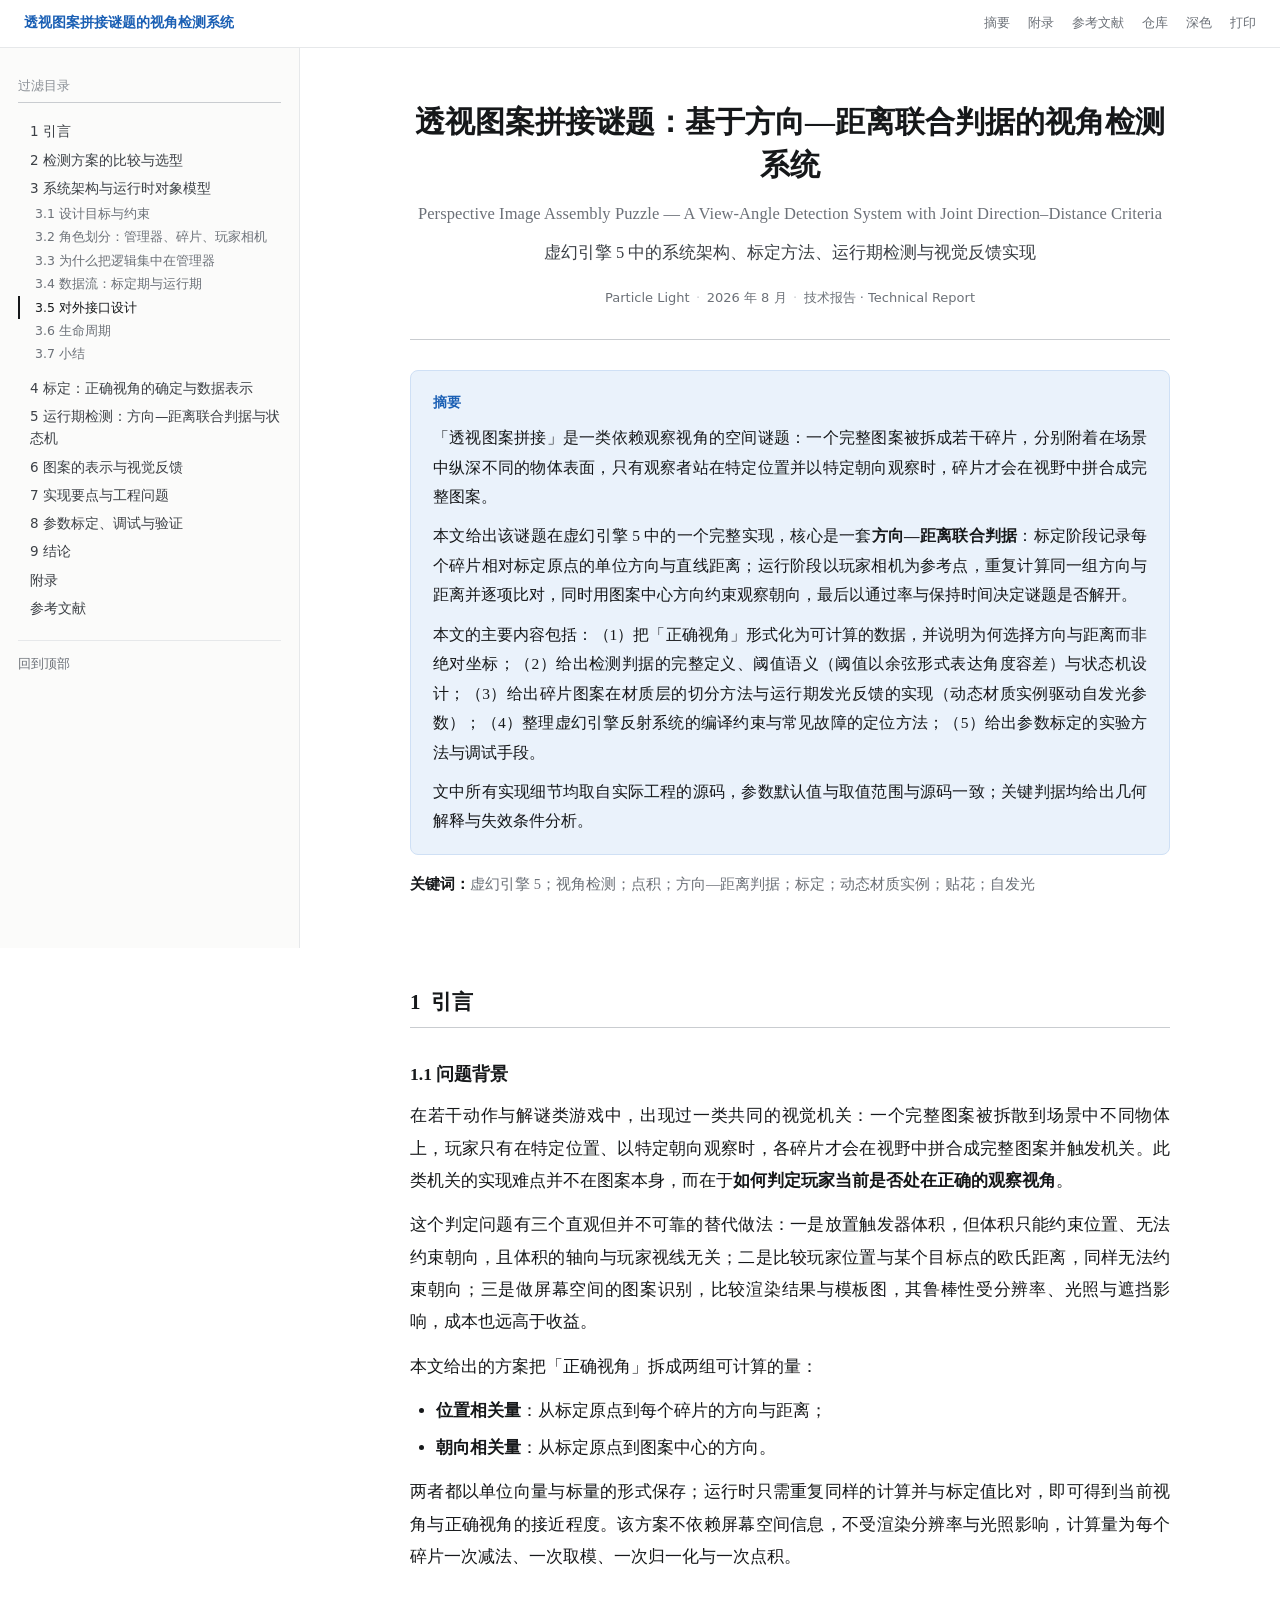
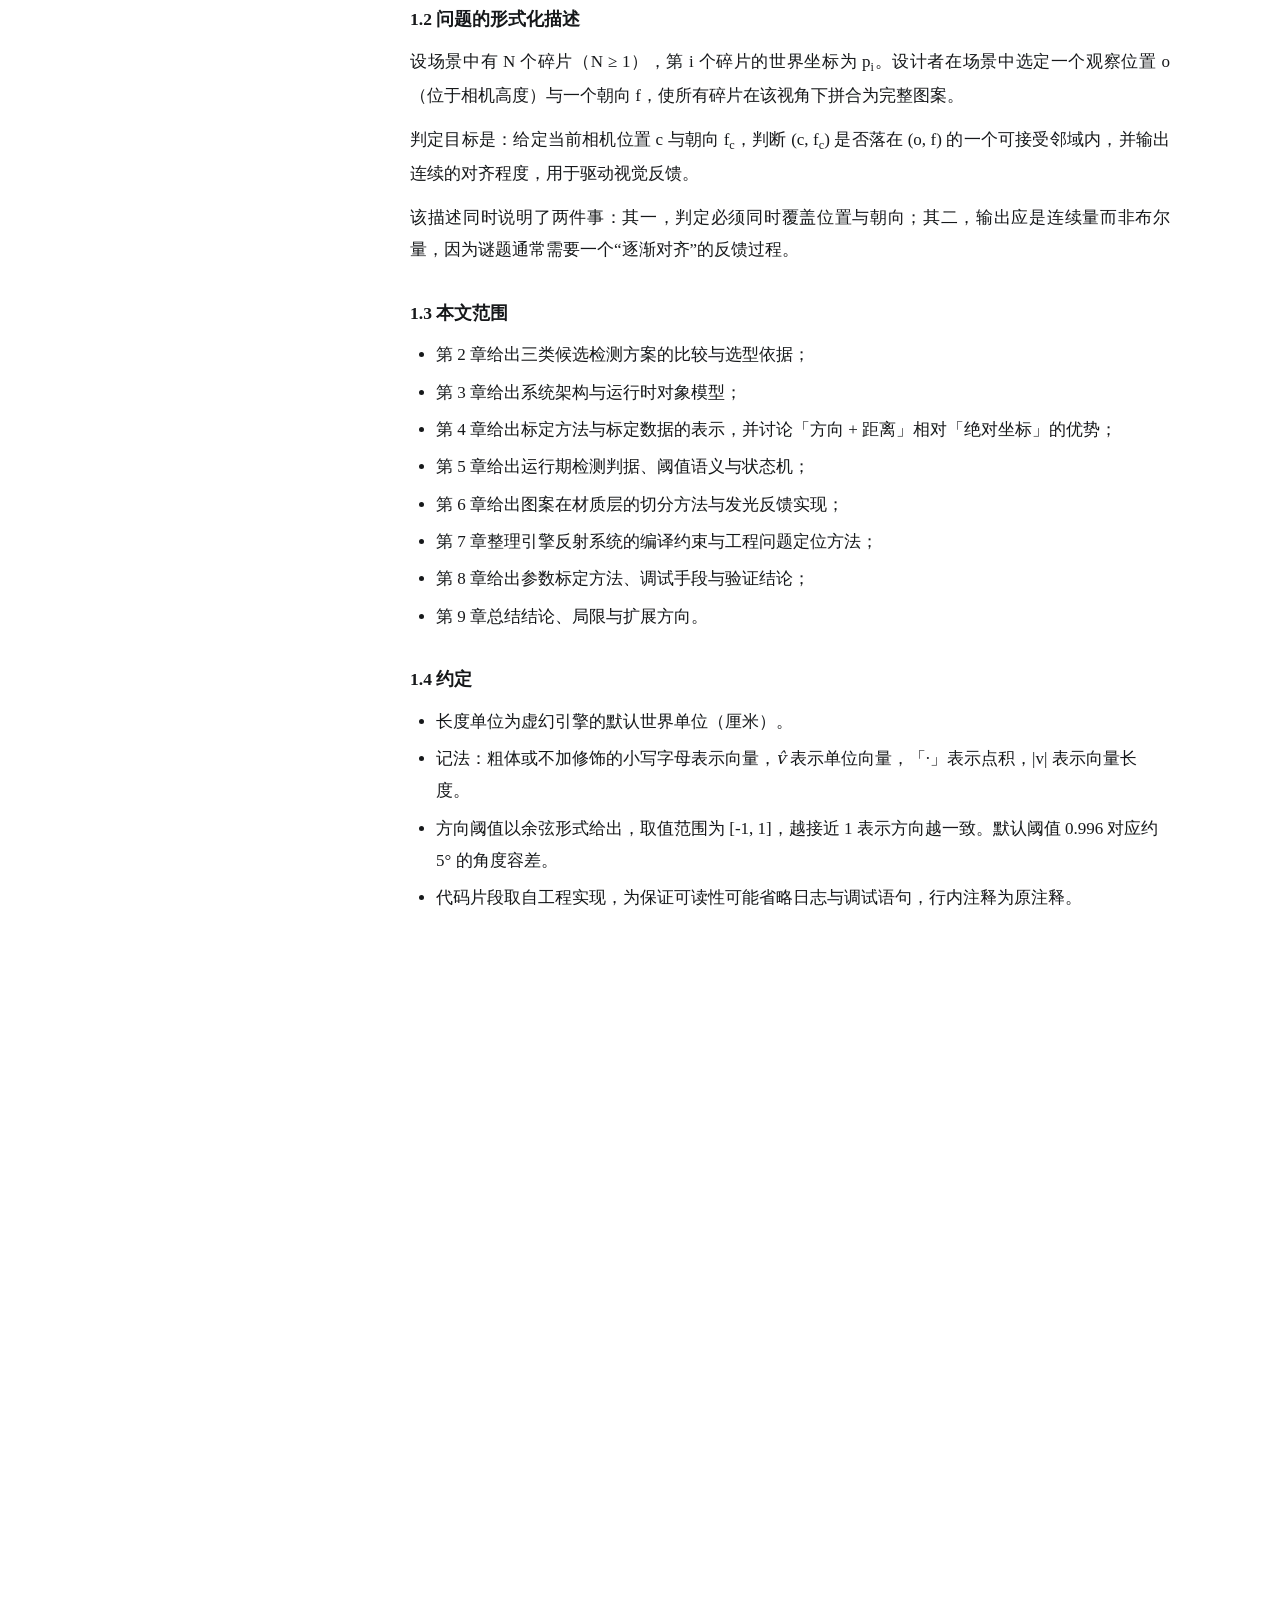
<file: docs/index.html>
<!DOCTYPE html>
<html lang="zh-CN" data-theme="light">
<head>
<meta charset="utf-8">
<meta name="viewport" content="width=device-width, initial-scale=1">
<title>透视图案拼接谜题：基于方向—距离联合判据的视角检测系统</title>
<meta name="description" content="虚幻引擎 5 中的系统架构、标定方法、运行期检测与视觉反馈实现">
<meta name="author" content="Particle Light">
<meta name="color-scheme" content="light dark">
<meta property="og:title" content="透视图案拼接谜题：基于方向—距离联合判据的视角检测系统">
<meta property="og:description" content="虚幻引擎 5 中的系统架构、标定方法、运行期检测与视觉反馈实现">
<meta property="og:type" content="article">
<link rel="icon" href="data:image/svg+xml,%3Csvg xmlns='http://www.w3.org/2000/svg' viewBox='0 0 32 32'%3E%3Crect width='32' height='32' fill='%23ffffff'/%3E%3Ctext x='16' y='23' font-size='20' text-anchor='middle' fill='%2316181a' font-family='Georgia,serif'%3E%C2%A7%3C/text%3E%3C/svg%3E">
<link rel="stylesheet" href="assets/paper.css?v=mvc5kx4e">
</head>
<body>
<header class="masthead">
  <div class="masthead-inner">
    <a class="running-title" href="#top">透视图案拼接谜题的视角检测系统</a>
    <nav>
      <a href="#abstract">摘要</a>
      <a href="#appendix">附录</a>
      <a href="#references">参考文献</a>
      <a href="https://github.com/ParticleLight/ue-perspective-puzzle" target="_blank" rel="noopener">仓库</a>
      <button id="btnToc" class="text-btn only-mobile" type="button">目录</button>
      <button id="btnTheme" class="text-btn" type="button" title="切换深色 / 浅色">深色</button>
      <button id="btnPrint" class="text-btn" type="button">打印</button>
    </nav>
  </div>
</header>

<div class="shell">
  <aside class="sidebar" id="sidebar">
    <div class="side-head">
      <input id="tocFilter" type="search" placeholder="过滤目录" autocomplete="off">
    </div>
    <nav class="toc" id="toc"><ul><li class="toc-chapter"><a href="#ch1">1  引言</a><ul><li><a href="#1-1-问题背景">1.1 问题背景</a></li><li><a href="#1-2-问题的形式化描述">1.2 问题的形式化描述</a></li><li><a href="#1-3-本文范围">1.3 本文范围</a></li><li><a href="#1-4-约定">1.4 约定</a></li></ul></li>
<li class="toc-chapter"><a href="#ch2">2  检测方案的比较与选型</a><ul><li><a href="#2-1-视觉前提-视差与透视">2.1 视觉前提：视差与透视</a></li><li><a href="#2-2-三类候选方案">2.2 三类候选方案</a></li><li><a href="#2-3-选型结论">2.3 选型结论</a></li><li><a href="#2-4-与其他要素的关系">2.4 与其他要素的关系</a></li></ul></li>
<li class="toc-chapter"><a href="#ch3">3  系统架构与运行时对象模型</a><ul><li><a href="#3-1-设计目标与约束">3.1 设计目标与约束</a></li><li><a href="#3-2-角色划分-管理器-碎片-玩家相机">3.2 角色划分：管理器、碎片、玩家相机</a></li><li><a href="#3-3-为什么把逻辑集中在管理器">3.3 为什么把逻辑集中在管理器</a></li><li><a href="#3-4-数据流-标定期与运行期">3.4 数据流：标定期与运行期</a></li><li><a href="#3-5-对外接口设计">3.5 对外接口设计</a></li><li><a href="#3-6-生命周期">3.6 生命周期</a></li><li><a href="#3-7-小结">3.7 小结</a></li></ul></li>
<li class="toc-chapter"><a href="#ch4">4  标定：正确视角的确定与数据表示</a><ul><li><a href="#4-1-标定的目标">4.1 标定的目标</a></li><li><a href="#4-2-标定原点-为什么在-manager-位置之上再加偏移">4.2 标定原点：为什么在 Manager 位置之上再加偏移</a></li><li><a href="#4-3-单碎片标定量-方向与距离的极坐标分解">4.3 单碎片标定量：方向与距离的极坐标分解</a></li><li><a href="#4-4-图案中心-视线判据的单一参考点">4.4 图案中心：视线判据的单一参考点</a></li><li><a href="#4-5-标定流程与调用时机">4.5 标定流程与调用时机</a></li><li><a href="#4-6-标定的可视化验证">4.6 标定的可视化验证</a></li><li><a href="#4-7-小结与边界">4.7 小结与边界</a></li></ul></li>
<li class="toc-chapter"><a href="#ch5">5  运行期检测：方向—距离联合判据与状态机</a><ul><li><a href="#5-1-检测的时间模型-定时器轮询而非逐帧-tick">5.1 检测的时间模型：定时器轮询而非逐帧 Tick</a></li><li><a href="#5-2-相机状态的获取">5.2 相机状态的获取</a></li><li><a href="#5-3-位置判据-方向与距离的联合约束">5.3 位置判据：方向与距离的联合约束</a></li><li><a href="#5-4-通过率判据-允许个别碎片不达标">5.4 通过率判据：允许个别碎片不达标</a></li><li><a href="#5-5-视线判据-为什么位置判据单独不够">5.5 视线判据：为什么位置判据单独不够</a></li><li><a href="#5-6-联合判定-保持计时与完成">5.6 联合判定、保持计时与完成</a></li><li><a href="#5-7-状态机与事件-边沿检测的语义">5.7 状态机与事件：边沿检测的语义</a></li><li><a href="#5-8-完整判定流程与分段索引">5.8 完整判定流程与分段索引</a></li><li><a href="#5-9-小结与调参含义">5.9 小结与调参含义</a></li></ul></li>
<li class="toc-chapter"><a href="#ch6">6  图案的表示与视觉反馈</a><ul><li><a href="#6-1-图案的几何拆分">6.1 图案的几何拆分</a></li><li><a href="#6-2-材质侧的-uv-变换-节点结构与参数化">6.2 材质侧的 UV 变换：节点结构与参数化</a></li><li><a href="#6-3-承载方式的选择-贴画与网格体">6.3 承载方式的选择：贴画与网格体</a></li><li><a href="#6-4-动态材质实例">6.4 动态材质实例</a></li><li><a href="#6-5-发光反馈">6.5 发光反馈</a></li><li><a href="#6-6-视觉方案的取舍">6.6 视觉方案的取舍</a></li><li><a href="#6-7-小结">6.7 小结</a></li></ul></li>
<li class="toc-chapter"><a href="#ch7">7  实现要点与工程问题</a><ul><li><a href="#7-1-ue-的构建系统与-uht-反射代码是怎样生成的">7.1 UE 的构建系统与 UHT：反射代码是怎样生成的</a></li><li><a href="#7-2-头文件与源文件的分工">7.2 头文件与源文件的分工</a></li><li><a href="#7-3-编译错误的分类与定位">7.3 编译错误的分类与定位</a></li><li><a href="#7-4-源码编码与中文注释">7.4 源码编码与中文注释</a></li><li><a href="#7-5-定时器与生命周期">7.5 定时器与生命周期</a></li><li><a href="#7-6-日志与运行期调试">7.6 日志与运行期调试</a></li><li><a href="#7-7-小结">7.7 小结</a></li></ul></li>
<li class="toc-chapter"><a href="#ch8">8  参数标定、调试与验证</a><ul><li><a href="#8-1-参数清单与语义">8.1 参数清单与语义</a></li><li><a href="#8-2-阈值与角度的换算">8.2 阈值与角度的换算</a></li><li><a href="#8-3-两类失效模式与参数取舍">8.3 两类失效模式与参数取舍</a></li><li><a href="#8-4-调试手段">8.4 调试手段</a></li><li><a href="#8-5-标定一致性验证流程">8.5 标定一致性验证流程</a></li><li><a href="#8-6-性能与数值考量">8.6 性能与数值考量</a></li><li><a href="#8-7-小结">8.7 小结</a></li></ul></li>
<li class="toc-chapter"><a href="#ch9">9  结论</a><ul><li><a href="#9-1-主要结论">9.1 主要结论</a></li><li><a href="#9-2-工程实践清单">9.2 工程实践清单</a></li><li><a href="#9-3-局限">9.3 局限</a></li><li><a href="#9-4-后续工作">9.4 后续工作</a></li></ul></li>
<li class="toc-chapter"><a href="#appendix">附录</a><ul><li><a href="#a-1-拼图与标定参数">A.1 拼图与标定参数</a></li><li><a href="#a-2-检测参数">A.2 检测参数</a></li><li><a href="#a-3-只读状态与可调用接口">A.3 只读状态与可调用接口</a></li><li><a href="#b-1-构建期与运行期故障对照">B.1 构建期与运行期故障对照</a></li><li><a href="#b-2-排查顺序">B.2 排查顺序</a></li><li><a href="#c-1-从空工程到可运行谜题">C.1 从空工程到可运行谜题</a></li></ul></li>
<li class="toc-chapter"><a href="#references">参考文献</a><ul><li><a href="#91-1-参考资料">91.1 参考资料</a></li><li><a href="#91-2-实现依据说明">91.2 实现依据说明</a></li></ul></li></ul></nav>
    <div class="side-foot">
      <button id="btnTop" class="text-btn" type="button">回到顶部</button>
    </div>
  </aside>

  <main id="top" class="paper">
    <article>
      <header class="title-block">
        <h1>透视图案拼接谜题：基于方向—距离联合判据的视角检测系统</h1>
        <p class="title-en">Perspective Image Assembly Puzzle — A View-Angle Detection System with Joint Direction–Distance Criteria</p>
        <p class="subtitle">虚幻引擎 5 中的系统架构、标定方法、运行期检测与视觉反馈实现</p>
        <p class="byline">Particle Light<span class="sep">·</span>2026 年 8 月<span class="sep">·</span>技术报告 · Technical Report</p>
        <p class="source-line"></p>
      </header>

      <section class="abstract" id="abstract">
        <h2 class="abstract-title">摘要</h2>
        <p>「透视图案拼接」是一类依赖观察视角的空间谜题：一个完整图案被拆成若干碎片，分别附着在场景中纵深不同的物体表面，只有观察者站在特定位置并以特定朝向观察时，碎片才会在视野中拼合成完整图案。</p>
<p>本文给出该谜题在虚幻引擎 5 中的一个完整实现，核心是一套<strong>方向—距离联合判据</strong>：标定阶段记录每个碎片相对标定原点的单位方向与直线距离；运行阶段以玩家相机为参考点，重复计算同一组方向与距离并逐项比对，同时用图案中心方向约束观察朝向，最后以通过率与保持时间决定谜题是否解开。</p>
<p>本文的主要内容包括：（1）把「正确视角」形式化为可计算的数据，并说明为何选择方向与距离而非绝对坐标；（2）给出检测判据的完整定义、阈值语义（阈值以余弦形式表达角度容差）与状态机设计；（3）给出碎片图案在材质层的切分方法与运行期发光反馈的实现（动态材质实例驱动自发光参数）；（4）整理虚幻引擎反射系统的编译约束与常见故障的定位方法；（5）给出参数标定的实验方法与调试手段。</p>
<p>文中所有实现细节均取自实际工程的源码，参数默认值与取值范围与源码一致；关键判据均给出几何解释与失效条件分析。</p>
      </section>
      <p class="kw"><strong>关键词：</strong>虚幻引擎 5；视角检测；点积；方向—距离判据；标定；动态材质实例；贴花；自发光</p>

      <div class="body">

<section class="chapter" id="ch1">
<h2><a class="anchor" href="#ch1" aria-label="链接到本节">#</a><span class="cnum">1</span>引言</h2>
<h3 id="1-1-问题背景">1.1 问题背景</h3>
<p>在若干动作与解谜类游戏中，出现过一类共同的视觉机关：一个完整图案被拆散到场景中不同物体上，玩家只有在特定位置、以特定朝向观察时，各碎片才会在视野中拼合成完整图案并触发机关。此类机关的实现难点并不在图案本身，而在于<strong>如何判定玩家当前是否处在正确的观察视角</strong>。</p>
<p>这个判定问题有三个直观但并不可靠的替代做法：一是放置触发器体积，但体积只能约束位置、无法约束朝向，且体积的轴向与玩家视线无关；二是比较玩家位置与某个目标点的欧氏距离，同样无法约束朝向；三是做屏幕空间的图案识别，比较渲染结果与模板图，其鲁棒性受分辨率、光照与遮挡影响，成本也远高于收益。</p>
<p>本文给出的方案把「正确视角」拆成两组可计算的量：</p>
<ul>
<li><strong>位置相关量</strong>：从标定原点到每个碎片的方向与距离；</li>
<li><strong>朝向相关量</strong>：从标定原点到图案中心的方向。</li>
</ul>
<p>两者都以单位向量与标量的形式保存；运行时只需重复同样的计算并与标定值比对，即可得到当前视角与正确视角的接近程度。该方案不依赖屏幕空间信息，不受渲染分辨率与光照影响，计算量为每个碎片一次减法、一次取模、一次归一化与一次点积。</p>
<h3 id="1-2-问题的形式化描述">1.2 问题的形式化描述</h3>
<p>设场景中有 N 个碎片（N ≥ 1），第 i 个碎片的世界坐标为 p<sub>i</sub>。设计者在场景中选定一个观察位置 o（位于相机高度）与一个朝向 f，使所有碎片在该视角下拼合为完整图案。</p>
<p>判定目标是：给定当前相机位置 c 与朝向 f<sub>c</sub>，判断 (c, f<sub>c</sub>) 是否落在 (o, f) 的一个可接受邻域内，并输出连续的对齐程度，用于驱动视觉反馈。</p>
<p>该描述同时说明了两件事：其一，判定必须同时覆盖位置与朝向；其二，输出应是连续量而非布尔量，因为谜题通常需要一个“逐渐对齐”的反馈过程。</p>
<h3 id="1-3-本文范围">1.3 本文范围</h3>
<ul>
<li>第 2 章给出三类候选检测方案的比较与选型依据；</li>
<li>第 3 章给出系统架构与运行时对象模型；</li>
<li>第 4 章给出标定方法与标定数据的表示，并讨论「方向 + 距离」相对「绝对坐标」的优势；</li>
<li>第 5 章给出运行期检测判据、阈值语义与状态机；</li>
<li>第 6 章给出图案在材质层的切分方法与发光反馈实现；</li>
<li>第 7 章整理引擎反射系统的编译约束与工程问题定位方法；</li>
<li>第 8 章给出参数标定方法、调试手段与验证结论；</li>
<li>第 9 章总结结论、局限与扩展方向。</li>
</ul>
<h3 id="1-4-约定">1.4 约定</h3>
<ul>
<li>长度单位为虚幻引擎的默认世界单位（厘米）。</li>
<li>记法：粗体或不加修饰的小写字母表示向量，<span class="eq">v̂</span> 表示单位向量，「·」表示点积，|v| 表示向量长度。</li>
<li>方向阈值以余弦形式给出，取值范围为 [-1, 1]，越接近 1 表示方向越一致。默认阈值 0.996 对应约 5° 的角度容差。</li>
<li>代码片段取自工程实现，为保证可读性可能省略日志与调试语句，行内注释为原注释。</li>
</ul>
</section>

<section class="chapter" id="ch2">
<h2><a class="anchor" href="#ch2" aria-label="链接到本节">#</a><span class="cnum">2</span>检测方案的比较与选型</h2>
<h3 id="2-1-视觉前提-视差与透视">2.1 视觉前提：视差与透视</h3>
<p>碎片能在特定视角拼合，依赖两个几何事实。</p>
<p><strong>其一，视差随观察位置变化。</strong> 两个位于不同纵深的物体，在相机移动时其投影的相对位置会发生相对位移。设碎片 A、B 分别位于深度 d<sub>A</sub>、d<sub>B</sub>（d<sub>A</sub> ≠ d<sub>B</sub>），相机横向移动 Δ 时，两者在成像平面上的位移差约为 Δ·(1/d<sub>A</sub> − 1/d<sub>B</sub>)。因此碎片一旦摆放完毕，能拼合的位置集合就被唯一确定——这正是谜题只在一个特定位置成立的原因。</p>
<p><strong>其二，投影关系随观察方向变化。</strong> 相机朝向决定成像平面的姿态：朝向偏离时，同一组碎片在屏幕上的相对位置随之变化，图案不再吻合。因此“位置正确”并不蕴含“朝向正确”。</p>
<p>上述两点共同说明：判定量必须同时对位置与朝向敏感，且敏感度应随偏离程度单调变化，才能提供渐进反馈。</p>
<h3 id="2-2-三类候选方案">2.2 三类候选方案</h3>
<p class="caption">表 2-1 三类检测方案的比较</p>
<div class="table-wrap"><table><thead><tr><th>方案</th><th>判定依据</th><th>能否约束朝向</th><th>与几何一致</th><th>主要代价</th></tr></thead><tbody><tr><td>A. 触发器体积 / 距离比较</td><td>玩家位置与目标点的距离</td><td>否</td><td>弱（体积轴向与视线无关）</td><td>低</td></tr><tr><td>B. 屏幕空间图案识别</td><td>渲染结果与模板图的相似度</td><td>是</td><td>强，但代价高</td><td>高（渲染回读、图像比对）</td></tr><tr><td>C. 方向—距离联合判据</td><td>相机到各碎片的方向与距离，加上到图案中心的方向</td><td>是</td><td>强</td><td>低（每碎片常数次向量运算）</td></tr></tbody></table></div>
<p>方案 A 的问题不在于精度，而在于<strong>信息缺失</strong>：位置正确而朝向错误时仍会判定成功，玩家可以背对图案触发机关。方案 B 在几何上最忠实，但需要读取渲染结果并与模板比对，其稳定性受分辨率、抗锯齿、光照与遮挡影响，且每帧的额外开销与分辨率成正比。方案 C 用几条向量运算表达了与方案 B 相同的几何约束：只要相机位置与朝向正确，碎片方向与距离必然与标定值一致；反之，方向或距离任一项不符即说明视角偏离。</p>
<p>方案 C 的代价是需要在场景中显式指定碎片集合，并在设计阶段完成一次标定；这一代价换取的是判定完全确定、可解释、可调参，且不依赖渲染管线。</p>
<h3 id="2-3-选型结论">2.3 选型结论</h3>
<p>本文采用方案 C，并将其组织为三个层次：</p>
<ol>
<li><strong>标定层</strong>：把设计者选定的观察位置与朝向，转换为每个碎片的方向与距离，以及图案中心方向。</li>
<li><strong>判定层</strong>：运行期重复同一组计算，按阈值逐项比对，得到通过率与朝向匹配结果。</li>
<li><strong>状态层</strong>：以通过率与朝向的联合条件驱动一个带保持时间的状态机，输出对齐事件与进度。</li>
</ol>
<p>需要强调的是，方案 C 判定的是<strong>视角</strong>而非<strong>成像结果</strong>：它不检查碎片是否真的在屏幕上拼合，而是检查“相机是否处在能让它们拼合的那个位置和朝向”。二者的差别在遮挡场景下会体现出来——若某个碎片被中间物体挡住，方案 C 仍会判定对齐。第 5 章给出的视线判据只能约束朝向，不能替代遮挡检测；这一点在第 9 章作为局限列出。</p>
<h3 id="2-4-与其他要素的关系">2.4 与其他要素的关系</h3>
<p>检测只是谜题的一半，另一半是图案的呈现。两者的接口位于材质参数：</p>
<ul>
<li>检测层输出一个 [0, 1] 的对齐进度；</li>
<li>呈现层把该进度写入碎片的材质标量参数，驱动自发光强度。</li>
</ul>
<p>这种分工使得检测逻辑与视觉表现相互独立：更换图案、更换承载方式（贴画或网格体）都不影响检测，反之亦然。第 6 章将展开呈现层的实现。</p>
</section>

<section class="chapter" id="ch3">
<h2><a class="anchor" href="#ch3" aria-label="链接到本节">#</a><span class="cnum">3</span>系统架构与运行时对象模型</h2>
<p>透视拼接谜题的判定目标只有一句话：<strong>玩家是否站在标定过的那个视点上，并朝着标定过的方向观察</strong>。这句话里没有任何“碎片自身的行为”，因此系统不需要为每个碎片写逻辑，只需要一个能在全局视角下比对“当前相机状态”与“标定状态”的宿主对象。</p>
<p>这一约束直接决定了整体形态：一个管理器 Actor 独占全部逻辑与状态，碎片只作为被引用的场景对象，玩家相机是唯一的运行时输入源。本章说明该划分的设计动机、两条数据链路，以及对外暴露的接口与生命周期。文中引用的源码片段保留原始标识符与注释，缩进统一按四空格归一。</p>
<h3 id="3-1-设计目标与约束">3.1 设计目标与约束</h3>
<p>系统需要同时满足四组约束，它们共同排除了若干看似更简单的实现方式。</p>
<p><strong>其一：碎片数量可变。</strong> 一个图案可以被拆成 2 块、4 块或 9 块。任何形如“遍历两个固定对象”的写法都会在拆分数变化时失效，因此碎片必须以<strong>列表</strong>形式登记，且所有判定循环、通过率计算、发光遍历都只能以列表长度为准，不能出现与具体数量绑定的常数。</p>
<p><strong>其二：碎片摆放自由。</strong> 碎片在场景中的位置由人工摆放决定，三维位置、朝向、承载物（柱子、墙面、悬浮平面）都不受系统约束。系统只能读取碎片的世界坐标，不能对摆放提出格式要求。</p>
<p><strong>其三：可重新标定。</strong> “正确视角”不是预先写死在数据里的常量，而是在编辑期由人工把碎片摆好之后，由系统<strong>现场测量并固化</strong>的一组数据；摆放调整后可以重新执行同一次测量，覆盖旧数据。这意味着标定过程必须是幂等的、可重复调用的，且不能依赖于任何一次性的初始化路径。</p>
<p><strong>其四：判定是全局的，而表现是局部的。</strong> 是否“拼合成功”取决于全部碎片的整体状态（通过比例），以及玩家视线是否落在图案整体上；而“成功后做什么”（开门、播放动画、显示提示）属于表现层，与判定算法无关，且改动频率远高于算法。两者必须解耦，否则每次调整表现都需要重新编译 C++。</p>
<h3 id="3-2-角色划分-管理器-碎片-玩家相机">3.2 角色划分：管理器、碎片、玩家相机</h3>
<p>系统由三类参与者构成，彼此之间是单向引用关系。</p>
<p class="caption">表 3-1 运行时角色与职责</p>
<div class="table-wrap"><table><thead><tr><th>角色</th><th>类型</th><th>职责</th><th>数据来源</th></tr></thead><tbody><tr><td>谜题管理器</td><td><code>APerspectivePuzzleManager</code>（继承 <code>AActor</code>）</td><td>标定、周期检测、状态维护、事件派发、发光写入</td><td>自身的 <code>EditAnywhere</code> 参数</td></tr><tr><td>碎片</td><td><code>AActor*</code>，承载 <code>UDecalComponent</code> 或 <code>UStaticMeshComponent</code></td><td>仅提供世界坐标与材质；不含任何判定逻辑</td><td>人工在关卡中摆放，登记到 <code>FragmentActors</code></td></tr><tr><td>玩家相机</td><td><code>APlayerController</code> → <code>APlayerCameraManager</code></td><td>提供当前视点位置与朝向</td><td>引擎运行时查询，不由系统持有</td></tr></tbody></table></div>
<p>三类参与者之间只有两条连线：管理器<strong>读取</strong>碎片的位置（标定期）与材质（初始化期），管理器<strong>查询</strong>玩家相机（运行期）。碎片与相机之间不存在任何直接依赖，管理器也不修改碎片的位置或变换。</p>
<figure>
<svg xmlns="http://www.w3.org/2000/svg" viewBox="10 10 900 450" width="100%" role="img"><g><g/><g transform="translate(0,0) scale(1)"><g style="visibility: visible;"><rect x="340" y="40" width="240" height="84" rx="12.6" ry="12.6" fill="#f5f5f5" stroke="#333333" pointer-events="all" style="fill: rgb(245, 245, 245); stroke: rgb(51, 51, 51);"/></g><g style=""><g><foreignObject style="overflow: visible; text-align: left;" pointer-events="none" x="-9659" y="-9918" width="20236" height="20080"><div xmlns="http://www.w3.org/1999/xhtml" style="display: flex; align-items: unsafe center; justify-content: unsafe center; width: 238px; height: 1px; padding-top: 10000px; margin-left: 10000px;"><div style="box-sizing: border-box; font-size: 0; text-align: center; color: #000000; "><div style="display: inline-block; font-size: 12px; font-family: Helvetica; color: #000000; line-height: 1.2; pointer-events: all; white-space: normal; word-wrap: normal; ">APerspectivePuzzleManager<br />标定数据 · 状态 · 定时器<br />事件派发 · 发光写入</div></div></div></foreignObject></g></g><g style="visibility: visible;"><rect x="40" y="300" width="180" height="64" rx="9.6" ry="9.6" fill="#ffffff" stroke="#000000" pointer-events="all" style="fill: #ffffff; stroke: rgb(0, 0, 0);"/></g><g style=""><g><foreignObject style="overflow: visible; text-align: left;" pointer-events="none" x="-9959" y="-9668" width="20176" height="20060"><div xmlns="http://www.w3.org/1999/xhtml" style="display: flex; align-items: unsafe center; justify-content: unsafe center; width: 178px; height: 1px; padding-top: 10000px; margin-left: 10000px;"><div style="box-sizing: border-box; font-size: 0; text-align: center; color: #000000; "><div style="display: inline-block; font-size: 12px; font-family: Helvetica; color: #000000; line-height: 1.2; pointer-events: all; white-space: normal; word-wrap: normal; ">碎片 Actor A<br />Decal / StaticMesh</div></div></div></foreignObject></g></g><g style="visibility: visible;"><rect x="260" y="300" width="180" height="64" rx="9.6" ry="9.6" fill="#ffffff" stroke="#000000" pointer-events="all" style="fill: #ffffff; stroke: rgb(0, 0, 0);"/></g><g style=""><g><foreignObject style="overflow: visible; text-align: left;" pointer-events="none" x="-9739" y="-9668" width="20176" height="20060"><div xmlns="http://www.w3.org/1999/xhtml" style="display: flex; align-items: unsafe center; justify-content: unsafe center; width: 178px; height: 1px; padding-top: 10000px; margin-left: 10000px;"><div style="box-sizing: border-box; font-size: 0; text-align: center; color: #000000; "><div style="display: inline-block; font-size: 12px; font-family: Helvetica; color: #000000; line-height: 1.2; pointer-events: all; white-space: normal; word-wrap: normal; ">碎片 Actor B<br />不同纵深位置</div></div></div></foreignObject></g></g><g style="visibility: visible;"><rect x="480" y="300" width="180" height="64" rx="9.6" ry="9.6" fill="#ffffff" stroke="#000000" pointer-events="all" style="fill: #ffffff; stroke: rgb(0, 0, 0);"/></g><g style=""><g><foreignObject style="overflow: visible; text-align: left;" pointer-events="none" x="-9519" y="-9668" width="20176" height="20060"><div xmlns="http://www.w3.org/1999/xhtml" style="display: flex; align-items: unsafe center; justify-content: unsafe center; width: 178px; height: 1px; padding-top: 10000px; margin-left: 10000px;"><div style="box-sizing: border-box; font-size: 0; text-align: center; color: #000000; "><div style="display: inline-block; font-size: 12px; font-family: Helvetica; color: #000000; line-height: 1.2; pointer-events: all; white-space: normal; word-wrap: normal; ">碎片 Actor N<br />数量可变</div></div></div></foreignObject></g></g><g style="visibility: visible;"><rect x="700" y="300" width="180" height="64" rx="9.6" ry="9.6" fill="#f5f5f5" stroke="#333333" pointer-events="all" style="fill: rgb(245, 245, 245); stroke: rgb(51, 51, 51);"/></g><g style=""><g><foreignObject style="overflow: visible; text-align: left;" pointer-events="none" x="-9299" y="-9668" width="20176" height="20060"><div xmlns="http://www.w3.org/1999/xhtml" style="display: flex; align-items: unsafe center; justify-content: unsafe center; width: 178px; height: 1px; padding-top: 10000px; margin-left: 10000px;"><div style="box-sizing: border-box; font-size: 0; text-align: center; color: #000000; "><div style="display: inline-block; font-size: 12px; font-family: Helvetica; color: #000000; line-height: 1.2; pointer-events: all; white-space: normal; word-wrap: normal; ">玩家相机<br />PlayerController</div></div></div></foreignObject></g></g><g style="visibility: visible;"><path d="M 340 82 L 140 82 Q 130 82 130 92 L 130 293.63" fill="none" stroke="white" stroke-miterlimit="10" pointer-events="stroke" style="stroke: rgb(0, 0, 0);" visibility="hidden" stroke-width="19" vector-effect="non-scaling-stroke"/><path d="M 340 82 L 140 82 Q 130 82 130 92 L 130 293.63" fill="none" stroke="#000000" stroke-miterlimit="10" pointer-events="stroke" style="stroke: rgb(0, 0, 0);"/><path d="M 130 298.88 L 126.5 291.88 L 130 293.63 L 133.5 291.88 Z" fill="#000000" stroke="#000000" stroke-miterlimit="10" pointer-events="all" style="fill: rgb(0, 0, 0); stroke: rgb(0, 0, 0);"/></g><g style=""><g><foreignObject style="overflow: visible; text-align: left;" pointer-events="none" x="-9870" y="-9914" width="20000" height="20000"><div xmlns="http://www.w3.org/1999/xhtml" style="display: flex; align-items: unsafe center; justify-content: unsafe center; width: 1px; height: 1px; padding-top: 10000px; margin-left: 10000px;"><div style="box-sizing: border-box; font-size: 0; text-align: center; color: #000000; background-color: #ffffff; "><div style="display: inline-block; font-size: 11px; font-family: Helvetica; color: #000000; line-height: 1.2; pointer-events: all; background-color: #ffffff; white-space: nowrap; ">登记引用 / 读取世界坐标</div></div></div></foreignObject></g></g><g style="visibility: visible;"><path d="M 460 124 L 460 202 Q 460 212 450 212 L 360 212 Q 350 212 350 222 L 350 293.63" fill="none" stroke="white" stroke-miterlimit="10" pointer-events="stroke" style="stroke: rgb(0, 0, 0);" visibility="hidden" stroke-width="19" vector-effect="non-scaling-stroke"/><path d="M 460 124 L 460 202 Q 460 212 450 212 L 360 212 Q 350 212 350 222 L 350 293.63" fill="none" stroke="#000000" stroke-miterlimit="10" pointer-events="stroke" style="stroke: rgb(0, 0, 0);"/><path d="M 350 298.88 L 346.5 291.88 L 350 293.63 L 353.5 291.88 Z" fill="#000000" stroke="#000000" stroke-miterlimit="10" pointer-events="all" style="fill: rgb(0, 0, 0); stroke: rgb(0, 0, 0);"/></g><g style="visibility: visible;"><path d="M 460 124 L 460 202 Q 460 212 470 212 L 560 212 Q 570 212 570 222 L 570 293.63" fill="none" stroke="white" stroke-miterlimit="10" pointer-events="stroke" style="stroke: rgb(0, 0, 0);" visibility="hidden" stroke-width="19" vector-effect="non-scaling-stroke"/><path d="M 460 124 L 460 202 Q 460 212 470 212 L 560 212 Q 570 212 570 222 L 570 293.63" fill="none" stroke="#000000" stroke-miterlimit="10" pointer-events="stroke" style="stroke: rgb(0, 0, 0);"/><path d="M 570 298.88 L 566.5 291.88 L 570 293.63 L 573.5 291.88 Z" fill="#000000" stroke="#000000" stroke-miterlimit="10" pointer-events="all" style="fill: rgb(0, 0, 0); stroke: rgb(0, 0, 0);"/></g><g style="visibility: visible;"><path d="M 580 82 L 780 82 Q 790 82 790 92 L 790 293.63" fill="none" stroke="white" stroke-miterlimit="10" pointer-events="stroke" style="stroke: rgb(0, 0, 0);" visibility="hidden" stroke-width="19" vector-effect="non-scaling-stroke"/><path d="M 580 82 L 780 82 Q 790 82 790 92 L 790 293.63" fill="none" stroke="#000000" stroke-miterlimit="10" stroke-dasharray="3 3" pointer-events="stroke" style="stroke: rgb(0, 0, 0);"/><path d="M 790 298.88 L 786.5 291.88 L 790 293.63 L 793.5 291.88 Z" fill="#000000" stroke="#000000" stroke-miterlimit="10" pointer-events="all" style="fill: rgb(0, 0, 0); stroke: rgb(0, 0, 0);"/></g><g style=""><g><foreignObject style="overflow: visible; text-align: left;" pointer-events="none" x="-9210" y="-9914" width="20000" height="20000"><div xmlns="http://www.w3.org/1999/xhtml" style="display: flex; align-items: unsafe center; justify-content: unsafe center; width: 1px; height: 1px; padding-top: 10000px; margin-left: 10000px;"><div style="box-sizing: border-box; font-size: 0; text-align: center; color: #000000; background-color: #ffffff; "><div style="display: inline-block; font-size: 11px; font-family: Helvetica; color: #000000; line-height: 1.2; pointer-events: all; background-color: #ffffff; white-space: nowrap; ">运行时查询视点</div></div></div></foreignObject></g></g><g style="visibility: visible;"><rect x="40" y="400" width="400" height="30" fill="none" stroke="white" pointer-events="stroke" visibility="hidden" stroke-width="19" vector-effect="non-scaling-stroke"/><rect x="40" y="400" width="400" height="30" fill="none" stroke="none" pointer-events="all"/></g><g style=""><g><foreignObject style="overflow: visible; text-align: left;" pointer-events="none" x="-9958" y="-9593" width="20396" height="20026"><div xmlns="http://www.w3.org/1999/xhtml" style="display: flex; align-items: unsafe flex-start; justify-content: unsafe flex-start; width: 1px; height: 1px; padding-top: 10000px; margin-left: 10000px;"><div style="box-sizing: border-box; font-size: 0; text-align: left; color: #555555; "><div style="display: inline-block; font-size: 11px; font-family: Helvetica; color: #555555; line-height: 1.2; pointer-events: all; white-space: nowrap; ">实线：标定期与初始化期各一次　　虚线：每 DetectionInterval 一次</div></div></div></foreignObject></g></g></g><g/><g/></g></svg>
<figcaption>图 3-1 运行时对象模型：管理器是唯一的逻辑宿主，碎片与相机只提供数据</figcaption>
</figure>
<h3 id="3-3-为什么把逻辑集中在管理器">3.3 为什么把逻辑集中在管理器</h3>
<p>把检测分散到各个碎片上（每个碎片自己判断“是否被正确观察”）在直觉上更“面向对象”，但在本问题里会立即遇到三处无法局部化的依赖。</p>
<p><strong>全局通过率无法由局部决定。</strong> 判定条件之一是“通过检测的碎片占比不低于 <code>RequiredPassRate</code>”。单个碎片只能知道自己是否通过，无从知道总数与通过数。若把计数责任上移，碎片上的判定逻辑就只剩“方向点积与距离差”这一条，形同虚设。</p>
<p><strong>视线检测的参考点是全局量。</strong> 视线判定使用的目标方向由“所有碎片位置的几何中心”决定：</p>
<p class="caption">代码 3-1 图案中心的定义与计算（节选自 Calibrate 实现）</p>
<div class="code-wrap"><button class="copy" type="button" aria-label="复制代码">复制</button><pre class="code" data-lang="cpp"><code>    <span class="tok-key">FVector</span> CenterAccum = <span class="tok-key">FVector</span>::ZeroVector;
    int32 Count = <span class="tok-num">0</span>;

    <span class="tok-key">for</span> (AActor* Actor : FragmentActors)
    {
        <span class="tok-key">if</span> (!Actor) <span class="tok-key">continue</span>;

        FCalibratedMarkPoint Point;
        Point.FragmentActor = Actor;
        Point.WorldLocation = Actor-&gt;GetActorLocation();

        <span class="tok-key">FVector</span> Dir = Point.WorldLocation - CalibratedOrigin;
        Point.TargetDistance = Dir.Size();
        Point.TargetDirection = Dir.GetSafeNormal();

        CalibratedData.Add(Point);
        CenterAccum += Point.WorldLocation;
        Count++;
    }

    <span class="tok-com">// 图案中心 = 所有碎片的几何中心，作为视线检测的参考点</span>
    CalibratedViewTarget = (Count &gt; <span class="tok-num">0</span>) ? CenterAccum / Count : CalibratedOrigin;</code></pre></div>
<p>这个中心是全部碎片位置的算术平均，任何一个碎片都无法单独计算；它也不等于任何一个碎片的位置。把视线检测放到碎片上，就必须把中心作为额外数据下发，等于把耦合显式化而没有消除。</p>
<p><strong>状态必须是单点。</strong> <code>bIsSolved</code>、<code>SolveProgress</code>、<code>HoldTimer</code>、<code>bWasAligned</code> 描述的是“整个谜题”的状态。若每个碎片各持一份，就会出现“碎片的成功标记不一致”这类无法收敛的问题；事件派发（<code>OnViewAligned</code> / <code>OnViewLost</code> / <code>OnPuzzleSolved</code>）也必须是唯一的边沿触发点，否则一次对齐会触发 N 次事件。</p>
<p>此外还有两条工程上的收益：检测只需要<strong>一个</strong>定时器句柄（<code>DetectionTimerHandle</code>），而不是每个碎片一个；判定逻辑集中在约百行的单个函数内，便于整体替换判定策略。</p>
<p>需要说明的是，“集中”并不意味着管理器侵入碎片的行为。它对碎片的接触只有三类：读取世界坐标、为碎片组件创建动态材质实例、向该实例写入标量参数。碎片的位置、旋转与缩放始终由人工维护，管理器从不修改任何变换。</p>
<h3 id="3-4-数据流-标定期与运行期">3.4 数据流：标定期与运行期</h3>
<p>系统的数据流分为两条彼此独立的链路，分别在不同的时间尺度上运行。</p>
<p><strong>标定期链路</strong>把“场景事实”转换成“判定依据”。输入是登记在 <code>FragmentActors</code> 中的碎片列表与管理器自身的位置；输出是两类标定数据：逐碎片的 <code>CalibratedData</code>，以及供视线判定使用的 <code>CalibratedViewTarget</code>；标定视点本身（<code>CalibratedOrigin</code>）也在这一步确定。</p>
<p>每个碎片的数据被组织为一个 <code>USTRUCT</code>，把“哪个 Actor、标定时在哪、相对标定点的方向与距离”聚合在同一结构内，避免使用多个平行数组而在增删碎片时错位：</p>
<p class="caption">代码 3-2 FCalibratedMarkPoint：单碎片的标定数据（节选）</p>
<div class="code-wrap"><button class="copy" type="button" aria-label="复制代码">复制</button><pre class="code" data-lang="cpp"><code><span class="tok-com">//单个碎片的标定数据</span>
 
USTRUCT(BlueprintType)
<span class="tok-key">struct</span> FCalibratedMarkPoint
{
    GENERATED_BODY()

    <span class="tok-com">//场景中的碎片 Actor </span>
    UPROPERTY(EditAnywhere, BlueprintReadWrite)
    AActor* FragmentActor = <span class="tok-key">nullptr</span>;

    <span class="tok-com">//标定时记录的碎片世界坐标 </span>
    <span class="tok-key">FVector</span> WorldLocation;

    <span class="tok-com">//从标定位置指向碎片的单位方向向量 </span>
    <span class="tok-key">FVector</span> TargetDirection;

    <span class="tok-com">// 从标定位置到碎片的直线距离 </span>
    <span class="tok-key">float</span> TargetDistance;
};</code></pre></div>
<p>选择“方向 + 距离”而不是“相对坐标”，是因为运行期的比对对象正好是这两个量：方向用点积比较（对角度敏感），距离用绝对差比较（对尺度敏感）。若存相对坐标，检测时仍需先算出长度与单位向量，等于把同一份计算做了两遍。</p>
<p><strong>运行期链路</strong>以固定的时间间隔采样玩家相机，把“当前相机状态”与标定数据比对，产生状态迁移与对外消息。</p>
<figure>
<svg xmlns="http://www.w3.org/2000/svg" viewBox="6 6 758 430" width="100%" role="img"><g><g/><g transform="translate(0,0) scale(1)"><g style="visibility: visible;"><rect x="20" y="20" width="420" height="26" fill="none" stroke="white" pointer-events="stroke" visibility="hidden" stroke-width="19" vector-effect="non-scaling-stroke"/><rect x="20" y="20" width="420" height="26" fill="none" stroke="none" pointer-events="all"/></g><g style=""><g><foreignObject style="overflow: visible; text-align: left;" pointer-events="none" x="-9978" y="-9973" width="20416" height="20022"><div xmlns="http://www.w3.org/1999/xhtml" style="display: flex; align-items: unsafe flex-start; justify-content: unsafe flex-start; width: 1px; height: 1px; padding-top: 10000px; margin-left: 10000px;"><div style="box-sizing: border-box; font-size: 0; text-align: left; color: #000000; "><div style="display: inline-block; font-size: 12px; font-family: Helvetica; color: #000000; line-height: 1.2; pointer-events: all; font-weight: bold; white-space: nowrap; ">标定期（编辑期或 BeginPlay 触发一次）</div></div></div></foreignObject></g></g><g style="visibility: visible;"><rect x="20" y="56" width="160" height="62" rx="9.3" ry="9.3" fill="#ffffff" stroke="#000000" pointer-events="all" style="fill: #ffffff; stroke: rgb(0, 0, 0);"/></g><g style=""><g><foreignObject style="overflow: visible; text-align: left;" pointer-events="none" x="-9979" y="-9913" width="20156" height="20058"><div xmlns="http://www.w3.org/1999/xhtml" style="display: flex; align-items: unsafe center; justify-content: unsafe center; width: 158px; height: 1px; padding-top: 10000px; margin-left: 10000px;"><div style="box-sizing: border-box; font-size: 0; text-align: center; color: #000000; "><div style="display: inline-block; font-size: 12px; font-family: Helvetica; color: #000000; line-height: 1.2; pointer-events: all; white-space: normal; word-wrap: normal; ">FragmentActors<br />人工登记的碎片列表</div></div></div></foreignObject></g></g><g style="visibility: visible;"><rect x="200" y="56" width="160" height="62" rx="9.3" ry="9.3" fill="#ffffff" stroke="#000000" pointer-events="all" style="fill: #ffffff; stroke: rgb(0, 0, 0);"/></g><g style=""><g><foreignObject style="overflow: visible; text-align: left;" pointer-events="none" x="-9799" y="-9913" width="20156" height="20058"><div xmlns="http://www.w3.org/1999/xhtml" style="display: flex; align-items: unsafe center; justify-content: unsafe center; width: 158px; height: 1px; padding-top: 10000px; margin-left: 10000px;"><div style="box-sizing: border-box; font-size: 0; text-align: center; color: #000000; "><div style="display: inline-block; font-size: 12px; font-family: Helvetica; color: #000000; line-height: 1.2; pointer-events: all; white-space: normal; word-wrap: normal; ">Calibrate()<br />测量方向与距离</div></div></div></foreignObject></g></g><g style="visibility: visible;"><rect x="380" y="56" width="170" height="62" rx="9.3" ry="9.3" fill="#ffffff" stroke="#000000" pointer-events="all" style="fill: #ffffff; stroke: rgb(0, 0, 0);"/></g><g style=""><g><foreignObject style="overflow: visible; text-align: left;" pointer-events="none" x="-9619" y="-9913" width="20166" height="20058"><div xmlns="http://www.w3.org/1999/xhtml" style="display: flex; align-items: unsafe center; justify-content: unsafe center; width: 168px; height: 1px; padding-top: 10000px; margin-left: 10000px;"><div style="box-sizing: border-box; font-size: 0; text-align: center; color: #000000; "><div style="display: inline-block; font-size: 12px; font-family: Helvetica; color: #000000; line-height: 1.2; pointer-events: all; white-space: normal; word-wrap: normal; ">CalibratedData[]<br />逐碎片：方向 + 距离</div></div></div></foreignObject></g></g><g style="visibility: visible;"><rect x="570" y="56" width="160" height="62" rx="9.3" ry="9.3" fill="#ffffff" stroke="#000000" pointer-events="all" style="fill: #ffffff; stroke: rgb(0, 0, 0);"/></g><g style=""><g><foreignObject style="overflow: visible; text-align: left;" pointer-events="none" x="-9429" y="-9913" width="20156" height="20058"><div xmlns="http://www.w3.org/1999/xhtml" style="display: flex; align-items: unsafe center; justify-content: unsafe center; width: 158px; height: 1px; padding-top: 10000px; margin-left: 10000px;"><div style="box-sizing: border-box; font-size: 0; text-align: center; color: #000000; "><div style="display: inline-block; font-size: 12px; font-family: Helvetica; color: #000000; line-height: 1.2; pointer-events: all; white-space: normal; word-wrap: normal; ">CalibratedOrigin<br />标定视点</div></div></div></foreignObject></g></g><g style="visibility: visible;"><path d="M 180 87 L 193.63 87" fill="none" stroke="white" stroke-miterlimit="10" pointer-events="stroke" style="stroke: rgb(0, 0, 0);" visibility="hidden" stroke-width="19" vector-effect="non-scaling-stroke"/><path d="M 180 87 L 193.63 87" fill="none" stroke="#000000" stroke-miterlimit="10" pointer-events="stroke" style="stroke: rgb(0, 0, 0);"/><path d="M 198.88 87 L 191.88 90.5 L 193.63 87 L 191.88 83.5 Z" fill="#000000" stroke="#000000" stroke-miterlimit="10" pointer-events="all" style="fill: rgb(0, 0, 0); stroke: rgb(0, 0, 0);"/></g><g style="visibility: visible;"><path d="M 360 87 L 373.63 87" fill="none" stroke="white" stroke-miterlimit="10" pointer-events="stroke" style="stroke: rgb(0, 0, 0);" visibility="hidden" stroke-width="19" vector-effect="non-scaling-stroke"/><path d="M 360 87 L 373.63 87" fill="none" stroke="#000000" stroke-miterlimit="10" pointer-events="stroke" style="stroke: rgb(0, 0, 0);"/><path d="M 378.88 87 L 371.88 90.5 L 373.63 87 L 371.88 83.5 Z" fill="#000000" stroke="#000000" stroke-miterlimit="10" pointer-events="all" style="fill: rgb(0, 0, 0); stroke: rgb(0, 0, 0);"/></g><g style="visibility: visible;"><path d="M 550 87 L 563.63 87" fill="none" stroke="white" stroke-miterlimit="10" pointer-events="stroke" style="stroke: rgb(0, 0, 0);" visibility="hidden" stroke-width="19" vector-effect="non-scaling-stroke"/><path d="M 550 87 L 563.63 87" fill="none" stroke="#000000" stroke-miterlimit="10" pointer-events="stroke" style="stroke: rgb(0, 0, 0);"/><path d="M 568.88 87 L 561.88 90.5 L 563.63 87 L 561.88 83.5 Z" fill="#000000" stroke="#000000" stroke-miterlimit="10" pointer-events="all" style="fill: rgb(0, 0, 0); stroke: rgb(0, 0, 0);"/></g><g style="visibility: visible;"><rect x="20" y="160" width="420" height="26" fill="none" stroke="white" pointer-events="stroke" visibility="hidden" stroke-width="19" vector-effect="non-scaling-stroke"/><rect x="20" y="160" width="420" height="26" fill="none" stroke="none" pointer-events="all"/></g><g style=""><g><foreignObject style="overflow: visible; text-align: left;" pointer-events="none" x="-9978" y="-9833" width="20416" height="20022"><div xmlns="http://www.w3.org/1999/xhtml" style="display: flex; align-items: unsafe flex-start; justify-content: unsafe flex-start; width: 1px; height: 1px; padding-top: 10000px; margin-left: 10000px;"><div style="box-sizing: border-box; font-size: 0; text-align: left; color: #000000; "><div style="display: inline-block; font-size: 12px; font-family: Helvetica; color: #000000; line-height: 1.2; pointer-events: all; font-weight: bold; white-space: nowrap; ">运行期（每 DetectionInterval 采样一次）</div></div></div></foreignObject></g></g><g style="visibility: visible;"><rect x="20" y="196" width="160" height="62" rx="9.3" ry="9.3" fill="#ffffff" stroke="#000000" pointer-events="all" style="fill: #ffffff; stroke: rgb(0, 0, 0);"/></g><g style=""><g><foreignObject style="overflow: visible; text-align: left;" pointer-events="none" x="-9979" y="-9773" width="20156" height="20058"><div xmlns="http://www.w3.org/1999/xhtml" style="display: flex; align-items: unsafe center; justify-content: unsafe center; width: 158px; height: 1px; padding-top: 10000px; margin-left: 10000px;"><div style="box-sizing: border-box; font-size: 0; text-align: center; color: #000000; "><div style="display: inline-block; font-size: 12px; font-family: Helvetica; color: #000000; line-height: 1.2; pointer-events: all; white-space: normal; word-wrap: normal; ">玩家相机<br />位置 + 朝向</div></div></div></foreignObject></g></g><g style="visibility: visible;"><rect x="200" y="196" width="170" height="62" rx="9.3" ry="9.3" fill="#ffffff" stroke="#000000" pointer-events="all" style="fill: #ffffff; stroke: rgb(0, 0, 0);"/></g><g style=""><g><foreignObject style="overflow: visible; text-align: left;" pointer-events="none" x="-9799" y="-9773" width="20166" height="20058"><div xmlns="http://www.w3.org/1999/xhtml" style="display: flex; align-items: unsafe center; justify-content: unsafe center; width: 168px; height: 1px; padding-top: 10000px; margin-left: 10000px;"><div style="box-sizing: border-box; font-size: 0; text-align: center; color: #000000; "><div style="display: inline-block; font-size: 12px; font-family: Helvetica; color: #000000; line-height: 1.2; pointer-events: all; white-space: normal; word-wrap: normal; ">CheckPuzzle()<br />逐碎片比对 + 视线比对</div></div></div></foreignObject></g></g><g style="visibility: visible;"><rect x="390" y="196" width="180" height="62" rx="9.3" ry="9.3" fill="#ffffff" stroke="#000000" pointer-events="all" style="fill: #ffffff; stroke: rgb(0, 0, 0);"/></g><g style=""><g><foreignObject style="overflow: visible; text-align: left;" pointer-events="none" x="-9609" y="-9773" width="20176" height="20058"><div xmlns="http://www.w3.org/1999/xhtml" style="display: flex; align-items: unsafe center; justify-content: unsafe center; width: 178px; height: 1px; padding-top: 10000px; margin-left: 10000px;"><div style="box-sizing: border-box; font-size: 0; text-align: center; color: #000000; "><div style="display: inline-block; font-size: 12px; font-family: Helvetica; color: #000000; line-height: 1.2; pointer-events: all; white-space: normal; word-wrap: normal; ">bAlignedNow<br />通过率 ≥ 阈值 且 视线对准</div></div></div></foreignObject></g></g><g style="visibility: visible;"><rect x="590" y="196" width="160" height="62" rx="9.3" ry="9.3" fill="#ffffff" stroke="#000000" pointer-events="all" style="fill: #ffffff; stroke: rgb(0, 0, 0);"/></g><g style=""><g><foreignObject style="overflow: visible; text-align: left;" pointer-events="none" x="-9409" y="-9773" width="20156" height="20058"><div xmlns="http://www.w3.org/1999/xhtml" style="display: flex; align-items: unsafe center; justify-content: unsafe center; width: 158px; height: 1px; padding-top: 10000px; margin-left: 10000px;"><div style="box-sizing: border-box; font-size: 0; text-align: center; color: #000000; "><div style="display: inline-block; font-size: 12px; font-family: Helvetica; color: #000000; line-height: 1.2; pointer-events: all; white-space: normal; word-wrap: normal; ">HoldTimer / SolveProgress<br />持续计时与进度</div></div></div></foreignObject></g></g><g style="visibility: visible;"><rect x="390" y="310" width="180" height="58" rx="8.7" ry="8.7" fill="#ffffff" stroke="#000000" pointer-events="all" style="fill: #ffffff; stroke: rgb(0, 0, 0);"/></g><g style=""><g><foreignObject style="overflow: visible; text-align: left;" pointer-events="none" x="-9609" y="-9661" width="20176" height="20054"><div xmlns="http://www.w3.org/1999/xhtml" style="display: flex; align-items: unsafe center; justify-content: unsafe center; width: 178px; height: 1px; padding-top: 10000px; margin-left: 10000px;"><div style="box-sizing: border-box; font-size: 0; text-align: center; color: #000000; "><div style="display: inline-block; font-size: 12px; font-family: Helvetica; color: #000000; line-height: 1.2; pointer-events: all; white-space: normal; word-wrap: normal; ">材质标量参数<br />GlowIntensity</div></div></div></foreignObject></g></g><g style="visibility: visible;"><rect x="590" y="310" width="160" height="58" rx="8.7" ry="8.7" fill="#ffffff" stroke="#000000" pointer-events="all" style="fill: #ffffff; stroke: rgb(0, 0, 0);"/></g><g style=""><g><foreignObject style="overflow: visible; text-align: left;" pointer-events="none" x="-9409" y="-9661" width="20156" height="20054"><div xmlns="http://www.w3.org/1999/xhtml" style="display: flex; align-items: unsafe center; justify-content: unsafe center; width: 158px; height: 1px; padding-top: 10000px; margin-left: 10000px;"><div style="box-sizing: border-box; font-size: 0; text-align: center; color: #000000; "><div style="display: inline-block; font-size: 12px; font-family: Helvetica; color: #000000; line-height: 1.2; pointer-events: all; white-space: normal; word-wrap: normal; ">蓝图事件<br />Aligned / Lost / Progress / Solved</div></div></div></foreignObject></g></g><g style="visibility: visible;"><path d="M 180 227 L 193.63 227" fill="none" stroke="white" stroke-miterlimit="10" pointer-events="stroke" style="stroke: rgb(0, 0, 0);" visibility="hidden" stroke-width="19" vector-effect="non-scaling-stroke"/><path d="M 180 227 L 193.63 227" fill="none" stroke="#000000" stroke-miterlimit="10" pointer-events="stroke" style="stroke: rgb(0, 0, 0);"/><path d="M 198.88 227 L 191.88 230.5 L 193.63 227 L 191.88 223.5 Z" fill="#000000" stroke="#000000" stroke-miterlimit="10" pointer-events="all" style="fill: rgb(0, 0, 0); stroke: rgb(0, 0, 0);"/></g><g style="visibility: visible;"><path d="M 370 227 L 383.63 227" fill="none" stroke="white" stroke-miterlimit="10" pointer-events="stroke" style="stroke: rgb(0, 0, 0);" visibility="hidden" stroke-width="19" vector-effect="non-scaling-stroke"/><path d="M 370 227 L 383.63 227" fill="none" stroke="#000000" stroke-miterlimit="10" pointer-events="stroke" style="stroke: rgb(0, 0, 0);"/><path d="M 388.88 227 L 381.88 230.5 L 383.63 227 L 381.88 223.5 Z" fill="#000000" stroke="#000000" stroke-miterlimit="10" pointer-events="all" style="fill: rgb(0, 0, 0); stroke: rgb(0, 0, 0);"/></g><g style="visibility: visible;"><path d="M 570 227 L 583.63 227" fill="none" stroke="white" stroke-miterlimit="10" pointer-events="stroke" style="stroke: rgb(0, 0, 0);" visibility="hidden" stroke-width="19" vector-effect="non-scaling-stroke"/><path d="M 570 227 L 583.63 227" fill="none" stroke="#000000" stroke-miterlimit="10" pointer-events="stroke" style="stroke: rgb(0, 0, 0);"/><path d="M 588.88 227 L 581.88 230.5 L 583.63 227 L 581.88 223.5 Z" fill="#000000" stroke="#000000" stroke-miterlimit="10" pointer-events="all" style="fill: rgb(0, 0, 0); stroke: rgb(0, 0, 0);"/></g><g style="visibility: visible;"><path d="M 480 258 L 480 303.63" fill="none" stroke="white" stroke-miterlimit="10" pointer-events="stroke" style="stroke: rgb(0, 0, 0);" visibility="hidden" stroke-width="19" vector-effect="non-scaling-stroke"/><path d="M 480 258 L 480 303.63" fill="none" stroke="#000000" stroke-miterlimit="10" pointer-events="stroke" style="stroke: rgb(0, 0, 0);"/><path d="M 480 308.88 L 476.5 301.88 L 480 303.63 L 483.5 301.88 Z" fill="#000000" stroke="#000000" stroke-miterlimit="10" pointer-events="all" style="fill: rgb(0, 0, 0); stroke: rgb(0, 0, 0);"/></g><g style=""><g><foreignObject style="overflow: visible; text-align: left;" pointer-events="none" x="-9520" y="-9716" width="20000" height="20000"><div xmlns="http://www.w3.org/1999/xhtml" style="display: flex; align-items: unsafe center; justify-content: unsafe center; width: 1px; height: 1px; padding-top: 10000px; margin-left: 10000px;"><div style="box-sizing: border-box; font-size: 0; text-align: center; color: #000000; background-color: #ffffff; "><div style="display: inline-block; font-size: 11px; font-family: Helvetica; color: #000000; line-height: 1.2; pointer-events: all; background-color: #ffffff; white-space: nowrap; ">对齐进度</div></div></div></foreignObject></g></g><g style="visibility: visible;"><path d="M 670 258 L 670 303.63" fill="none" stroke="white" stroke-miterlimit="10" pointer-events="stroke" style="stroke: rgb(0, 0, 0);" visibility="hidden" stroke-width="19" vector-effect="non-scaling-stroke"/><path d="M 670 258 L 670 303.63" fill="none" stroke="#000000" stroke-miterlimit="10" pointer-events="stroke" style="stroke: rgb(0, 0, 0);"/><path d="M 670 308.88 L 666.5 301.88 L 670 303.63 L 673.5 301.88 Z" fill="#000000" stroke="#000000" stroke-miterlimit="10" pointer-events="all" style="fill: rgb(0, 0, 0); stroke: rgb(0, 0, 0);"/></g><g style=""><g><foreignObject style="overflow: visible; text-align: left;" pointer-events="none" x="-9330" y="-9716" width="20000" height="20000"><div xmlns="http://www.w3.org/1999/xhtml" style="display: flex; align-items: unsafe center; justify-content: unsafe center; width: 1px; height: 1px; padding-top: 10000px; margin-left: 10000px;"><div style="box-sizing: border-box; font-size: 0; text-align: center; color: #000000; background-color: #ffffff; "><div style="display: inline-block; font-size: 11px; font-family: Helvetica; color: #000000; line-height: 1.2; pointer-events: all; background-color: #ffffff; white-space: nowrap; ">达到 HoldDuration</div></div></div></foreignObject></g></g><g style="visibility: visible;"><rect x="20" y="396" width="420" height="26" fill="none" stroke="white" pointer-events="stroke" visibility="hidden" stroke-width="19" vector-effect="non-scaling-stroke"/><rect x="20" y="396" width="420" height="26" fill="none" stroke="none" pointer-events="all"/></g><g style=""><g><foreignObject style="overflow: visible; text-align: left;" pointer-events="none" x="-9978" y="-9597" width="20416" height="20022"><div xmlns="http://www.w3.org/1999/xhtml" style="display: flex; align-items: unsafe flex-start; justify-content: unsafe flex-start; width: 1px; height: 1px; padding-top: 10000px; margin-left: 10000px;"><div style="box-sizing: border-box; font-size: 0; text-align: left; color: #555555; "><div style="display: inline-block; font-size: 11px; font-family: Helvetica; color: #555555; line-height: 1.2; pointer-events: all; white-space: nowrap; ">同一份 CalibratedData：标定期写入，运行期只读</div></div></div></foreignObject></g></g></g><g/><g/></g></svg>
<figcaption>图 3-2 标定期与运行期两条数据链路</figcaption>
</figure>
<p class="caption">表 3-2 运行时数据结构与生命周期</p>
<div class="table-wrap"><table><thead><tr><th>数据项</th><th>产生时机</th><th>更新方式</th><th>消费方</th></tr></thead><tbody><tr><td><code>FragmentActors</code></td><td>编辑期人工登记</td><td>仅编辑期</td><td><code>Calibrate</code>、<code>CacheFragmentMaterials</code></td></tr><tr><td><code>CalibratedData</code></td><td>标定</td><td>每次标定整体重建</td><td><code>CheckPuzzle</code>、<code>DrawDebugCalibration</code></td></tr><tr><td><code>CalibratedOrigin</code></td><td>标定</td><td>每次标定重算</td><td><code>CheckPuzzle</code> 的视线判定、调试绘制</td></tr><tr><td><code>CalibratedViewTarget</code></td><td>标定</td><td>每次标定重算</td><td><code>CheckPuzzle</code> 的视线判定</td></tr><tr><td><code>HoldTimer</code> / <code>SolveProgress</code></td><td>运行期</td><td>每次采样累加或清零</td><td>蓝图事件、发光写入</td></tr><tr><td><code>bIsSolved</code></td><td>运行期</td><td>单向置位，仅重置可清除</td><td>采样入口保护、蓝图读取</td></tr><tr><td><code>FragmentMaterials</code></td><td><code>BeginPlay</code></td><td>初始化期建立，之后只写参数</td><td>发光写入</td></tr></tbody></table></div>
<h3 id="3-5-对外接口设计">3.5 对外接口设计</h3>
<p>对外接口按“谁能改、谁能调、谁能实现”分成三组，全部通过 UE 的反射宏声明，因此无需修改 C++ 即可在编辑器中完成配置与表现层接线。</p>
<p class="caption">表 3-3 对外接口清单</p>
<div class="table-wrap"><table><thead><tr><th>接口</th><th>反射宏</th><th>分类</th><th>用途</th></tr></thead><tbody><tr><td><code>FragmentActors</code></td><td><code>EditAnywhere</code></td><td><code>Puzzle</code></td><td>登记全部碎片 Actor，数量任意</td></tr><tr><td><code>CameraHeightOffset</code></td><td><code>EditAnywhere</code> + <code>ClampMin=0</code></td><td><code>Puzzle</code></td><td>把管理器位置抬升到观察者眼睛高度</td></tr><tr><td><code>GlowParameterName</code></td><td><code>EditAnywhere</code></td><td><code>Puzzle</code></td><td>发光用的材质标量参数名；留空则跳过发光</td></tr><tr><td><code>DotProductThreshold</code></td><td><code>EditAnywhere</code> + <code>ClampMin/ClampMax</code></td><td><code>Detection</code></td><td>单碎片的<strong>方向</strong>容差，语义为夹角余弦</td></tr><tr><td><code>ViewAngleThreshold</code></td><td><code>EditAnywhere</code> + <code>ClampMin/ClampMax</code></td><td><code>Detection</code></td><td><strong>视线</strong>容差，独立于位置判定</td></tr><tr><td><code>DistanceTolerance</code></td><td><code>EditAnywhere</code> + <code>ClampMin=0</code></td><td><code>Detection</code></td><td>单碎片的距离容差（世界单位）</td></tr><tr><td><code>RequiredPassRate</code></td><td><code>EditAnywhere</code> + <code>ClampMin/ClampMax</code></td><td><code>Detection</code></td><td>通过比例阈值</td></tr><tr><td><code>HoldDuration</code></td><td><code>EditAnywhere</code> + <code>ClampMin=0</code></td><td><code>Detection</code></td><td>需要连续保持对齐的时长</td></tr><tr><td><code>DetectionInterval</code></td><td><code>EditAnywhere</code> + <code>ClampMin=0.05</code></td><td><code>Detection</code></td><td>采样间隔，同时充当时长累加的步长</td></tr><tr><td><code>bIsSolved</code> / <code>SolveProgress</code></td><td><code>BlueprintReadOnly</code></td><td><code>State</code></td><td>供蓝图读取的状态快照</td></tr><tr><td><code>Calibrate()</code></td><td><code>BlueprintCallable</code> + <code>CallInEditor</code></td><td><code>Puzzle</code></td><td>建立标定数据；可在编辑器细节面板直接执行</td></tr><tr><td><code>ResetPuzzle()</code></td><td><code>BlueprintCallable</code></td><td><code>Puzzle</code></td><td>状态复位并重开检测定时器</td></tr><tr><td><code>DrawDebugCalibration(float)</code></td><td><code>BlueprintCallable</code> + <code>CallInEditor</code></td><td><code>Debug</code></td><td>绘制标定原点、碎片位置与连线</td></tr><tr><td><code>OnPuzzleSolved()</code></td><td><code>BlueprintImplementableEvent</code></td><td><code>Events</code></td><td>判定成功时派发一次</td></tr><tr><td><code>OnViewAligned()</code></td><td><code>BlueprintImplementableEvent</code></td><td><code>Events</code></td><td>由未对齐进入对齐时派发一次</td></tr><tr><td><code>OnViewLost()</code></td><td><code>BlueprintImplementableEvent</code></td><td><code>Events</code></td><td>由对齐进入未对齐时派发一次</td></tr><tr><td><code>OnProgressUpdated(float)</code></td><td><code>BlueprintImplementableEvent</code></td><td><code>Events</code></td><td>每次采样后派发当前进度</td></tr></tbody></table></div>
<p>三个分组的设计意图各不相同。</p>
<p><strong>参数（<code>EditAnywhere</code>）承担调参职责。</strong> 方向容差、距离容差、通过比例、保持时长都属于手感参数，需要在运行时反复试凑。把它们暴露为可编辑属性，调参过程就不需要重新编译；<code>ClampMin</code> / <code>ClampMax</code> 元数据同时起到范围保护作用——例如方向容差被约束在 <span class="eq">[0.9, 1.0]</span>，而余弦值只有落在该区间才对应“小角度偏差”这一物理含义。</p>
<p><strong>状态（<code>BlueprintReadOnly</code>）只读不写。</strong> 状态由判定逻辑单方面维护，若同时开放写权限，蓝图侧的任何误写都会让状态机与判定结果脱节；只读暴露既满足了表现层读取进度的需求，又保持了状态的单一来源。</p>
<p><strong>表现（<code>BlueprintImplementableEvent</code>）只在 C++ 中声明。</strong> 这四个函数没有 C++ 实现体，蓝图侧以事件节点形式出现，实现内容完全由表现层决定。这样划分的收益是双向的：C++ 侧只需保证“在正确的时机调用一次”，不必知道成功后要开门还是播放音效；表现侧则可以在不触碰判定算法的前提下增删逻辑，且不需要重新编译 C++ 模块。</p>
<p>值得注意的是事件语义被刻意设计为两种形态。<code>OnViewAligned</code> / <code>OnViewLost</code> 属于<strong>边沿触发</strong>：由 <code>bWasAligned</code> 保存上一次采样结果，只有状态发生翻转时才各触发一次，适合播放一次性的音效或动画。<code>OnProgressUpdated</code> 则属于<strong>电平刷新</strong>：它在对齐期间随每次采样派发，携带连续变化的进度值，适合驱动进度条或渐强效果。</p>
<p>两者在“失去对齐”这一情形下的分工需要特别留意：失焦分支把 <code>HoldTimer</code> 与 <code>SolveProgress</code> 清零，但<strong>不派发</strong> <code>OnProgressUpdated</code>，归零通知完全由 <code>OnViewLost</code> 承担。表现层若只在 <code>OnProgressUpdated</code> 中更新进度显示，就会在失焦瞬间停留在上一次的进度值上；正确做法是在 <code>OnViewLost</code> 中同步复位显示。</p>
<p>成功分支在置位 <code>bIsSolved</code> 之后又显式派发了一次 <code>OnProgressUpdated(1.0f)</code>。由于该次采样的进度值经 <code>Clamp</code> 后已经是 1.0，这次派发在数值上是重复的；它的实际作用是把“成功即进度为 1”这一契约写在成功路径上，而不是依赖钳制的边界行为。</p>
<h3 id="3-6-生命周期">3.6 生命周期</h3>
<p>Actor 的生命周期钩子只有两个被使用：构造函数负责建立组件结构，<code>BeginPlay</code> 负责按固定顺序完成一次性初始化。</p>
<p class="caption">代码 3-3 构造函数与 BeginPlay 的初始化顺序（节选，中间的空 Tick 实现已省略）</p>
<div class="code-wrap"><button class="copy" type="button" aria-label="复制代码">复制</button><pre class="code" data-lang="cpp"><code>APerspectivePuzzleManager::APerspectivePuzzleManager()
{
    PrimaryActorTick.bCanEverTick = <span class="tok-key">false</span>;
    RootComponent = CreateDefaultSubobject&lt;UArrowComponent&gt;(<span class="tok-key">TEXT</span>(<span class="tok-str">&quot;Root&quot;</span>));
}

<span class="tok-key">void</span> APerspectivePuzzleManager::<span class="tok-key">BeginPlay</span>()
{
    <span class="tok-key">Super</span>::<span class="tok-key">BeginPlay</span>();

    Calibrate();
    CacheFragmentMaterials();
    ResetPuzzle();
    DrawDebugCalibration(<span class="tok-num">100000.0f</span>); <span class="tok-com">// 调试：运行时持续显示目标位置和碎片位置</span>
}</code></pre></div>
<p><strong>构造函数只做两件事。</strong> 其一是<strong>关闭逐帧 Tick</strong>（<code>bCanEverTick = false</code>）：检测由定时器按 <code>DetectionInterval</code> 驱动，逐帧回调（约 16 ms 一次）既无必要也浪费性能，关闭后 <code>Tick</code> 的实现体保持为空且不会被调用。其二是<strong>指定根组件</strong>。根组件是 Actor 组件树的锚点，<code>RootComponent</code> 必须被赋值，否则组件无法参与变换层级。此处选择 <code>UArrowComponent</code> 而非更“通用”的 <code>USceneComponent</code>，原因是箭头在编辑器中自带方向可视化：管理器在关卡里同时表达“标定位置”和“观察朝向”两个信息，箭头使两者都能被肉眼确认，摆放阶段不必依赖调试绘制。</p>
<p><strong><code>BeginPlay</code> 的四步顺序不可交换。</strong> <code>Calibrate()</code> 必须先于 <code>CacheFragmentMaterials()</code>，因为标定可能因空指针等原因跳过部分碎片，而材质缓存遍历的是同一份 <code>FragmentActors</code> 列表，两者共享同一轮人工登记结果；若先建材质再标定，一旦中途调整了列表就会出现索引错位。<code>ResetPuzzle()</code> 必须在标定之后，因为它除了复位状态，还负责<strong>启动检测定时器</strong>——定时器的第一次回调会立即使用标定数据，若数据尚未建立，首次采样会因 <code>CalibratedData.Num() == 0</code> 直接返回。最后的 <code>DrawDebugCalibration(100000.0f)</code> 传入一个极大的持续时长，使调试几何体在整个运行期间保持可见，便于在游玩过程中确认标定位置是否与预期一致。</p>
<p><strong>重置与初始化共用同一条路径。</strong> <code>ResetPuzzle()</code> 同时承担“首次启动”与“重复调用”两种语义：它先清除既有的定时器句柄再重新注册，因此重复调用不会叠加多个定时器；状态字段被显式复位为初值，<code>bIsSolved</code> 也随之清除。这一设计使系统天然支持“谜题重新开始”，代价是解谜成功后若再次调用重置会重新开启检测，该行为是否符合预期取决于使用场景，需要在关卡逻辑中明确约定。</p>
<h3 id="3-7-小结">3.7 小结</h3>
<ul>
<li>判定目标的全局性决定了架构形态：碎片只提供世界坐标与材质，相机只提供视点采样，全部状态与判定逻辑集中在单一的管理器 Actor 中。</li>
<li>碎片数量可变这一约束贯穿实现：所有循环、通过率、材质遍历都以列表长度为准，判定结果由“通过比例”而非“全部通过”给出，使拆分数量变化时无需修改任何常数。</li>
<li>数据被明确划分为两条链路：标定期把场景事实固化为 <code>CalibratedData</code>、<code>CalibratedOrigin</code> 与 <code>CalibratedViewTarget</code>；运行期只做采样比对，产生状态迁移与对外消息。</li>
<li>接口按职责三分：可编辑属性承担调参，只读属性暴露状态，<code>BlueprintImplementableEvent</code> 把表现层完全外置，使判定算法与表现形式可以独立演进。</li>
<li>生命周期上关闭了逐帧 Tick，改由固定间隔的定时器驱动；<code>BeginPlay</code> 中标定、材质缓存、重置与调试绘制四步的先后顺序由数据依赖决定，不可交换。</li>
</ul>
</section>

<section class="chapter" id="ch4">
<h2><a class="anchor" href="#ch4" aria-label="链接到本节">#</a><span class="cnum">4</span>标定：正确视角的确定与数据表示</h2>
<p>透视拼接谜题把一张图案拆成若干碎片，分别贴在不同深度的物体表面。只有当观察者处在某一个特定位置、朝某一个特定方向看去时，碎片才会在视野里拼合成完整图案。这意味着系统的第一项任务不是“检测”，而是把一个几何事实固定下来：<strong>设计者认定的那个正确视角，究竟对应哪些可计算的量</strong>。这个过程称为标定（calibration）。</p>
<p>标定只在场景确定后执行一次，产物是一份紧凑的数据表；运行期检测的全部工作，就是把实时相机状态与这份数据表逐项比对。因此标定的数据表示直接决定了检测判据的表达能力——少存一个量，就会有一整类错误姿势无法被排除。</p>
<h3 id="4-1-标定的目标">4.1 标定的目标</h3>
<p>标定需要回答两个问题：</p>
<ol>
<li><strong>观察者应当站在哪里</strong>——一个世界坐标，称为标定原点（<code>CalibratedOrigin</code>）；</li>
<li><strong>从这个位置看出去，各碎片呈现为何种几何关系</strong>——为每个碎片保存一个方向与一个距离。</li>
</ol>
<p>值得强调的是标定的输入：它读取的是<strong>碎片在场景中的摆放位置</strong>，而不是图案图像本身。碎片是被人为摆放到“在正确视角下恰好拼合”的位置上的，因此“正确视角”与“标定时所采样的那组几何关系”在系统中等价。这一等价关系带来两个直接后果：</p>
<ul>
<li>判定基准完全由场景摆放决定，调整图案的视觉拼接效果不需要改动检测代码；</li>
<li>一旦碎片位置改变，旧标定立即失效，且失效是<strong>静默</strong>的——检测不会报错，只会永远不通过。</li>
</ul>
<h3 id="4-2-标定原点-为什么在-manager-位置之上再加偏移">4.2 标定原点：为什么在 Manager 位置之上再加偏移</h3>
<p>标定原点并不取 Manager Actor 自身的坐标，而是在其基础上做一次垂直抬升：</p>
<p class="caption">代码 4-1 标定原点的计算（节选自 `PerspectivePuzzleManager.cpp`）</p>
<div class="code-wrap"><button class="copy" type="button" aria-label="复制代码">复制</button><pre class="code" data-lang="cpp"><code>	CalibratedOrigin = GetActorLocation() + <span class="tok-key">FVector</span>(<span class="tok-num">0</span>, <span class="tok-num">0</span>, CameraHeightOffset);</code></pre></div>
<p>各量的含义如下：</p>
<p class="eq">Origin = ManagerLocation + (0, 0, h)，h = CameraHeightOffset</p>
<p>其中 <code>CameraHeightOffset</code> 的默认值是 160.0（单位与 UE 的世界单位一致，即厘米），并带有 <code>meta = (ClampMin = 0.0f)</code> 的下限约束。</p>
<p><strong>为什么要拆成两个量。</strong> 把 Manager 放在地面上摆放，符合关卡编辑的直觉：地面是天然的参考平面，坐标水平方向的 X/Y 可以直接对着地砖网格拖拽，Z 保持在 0 便于判断“人站在哪一格”。真正需要精确控制的只是高度，于是把高度单独抽成一个可调标量。若把原点直接绑在 Actor 上，则需要把 Actor 悬空放置到视高，既难以对准地面网格，也让“水平站位”与“观察高度”两个互相独立的意图挤在同一个坐标里。</p>
<p><strong>高度偏移的语义是“玩家视高”。</strong> 运行期的位置判据用的是玩家相机位置，因此 <code>CameraHeightOffset</code> 必须等于该角色实际的眼高，而不是一个想当然的经验值。一旦两者不一致，原点就会与相机存在一个固定的垂直偏差，这个偏差会<strong>同时污染方向与距离</strong>两项判据：相机沿着垂直方向偏离原点后，指向碎片的单位向量会整体倾斜，点积随之下降；同时相机到碎片的距离也会改变。</p>
<p>这种失效有一类特征明显的现象：水平站位完全正确、朝向也正确，但判定始终不通过，且日志中“相机到原点的距离”稳定停在一个非零值上。例如把 Manager 放在 Z=0 的地面、偏移取默认 160，而角色相机实际位于 Z=246 时：</p>
<p class="caption">代码 4-2 高度不匹配时的典型日志</p>
<div class="code-wrap"><button class="copy" type="button" aria-label="复制代码">复制</button><pre class="code" data-lang="text"><code>LogTemp: Cam=X=2644.057 Y=2669.098 Z=246.052 Origin=X=2635.150 Y=2667.804 Z=160.000 Offset=86.5</code></pre></div>
<p>水平方向只差约 10 个单位，垂直方向却差了 86 个单位——偏差几乎全部来自高度，足以让方向判据跌出容差。把 <code>CameraHeightOffset</code> 改为 246（即角色真实视高）后，原点与相机重合并恢复通过。这里的结论不是“某个数值错了”，而是：<strong>该参数没有可继承的默认值，必须按角色实测</strong>。</p>
<p class="caption">表 4-1 标定原点的构成</p>
<div class="table-wrap"><table><thead><tr><th>组成</th><th>来源</th><th>语义</th><th>约束</th></tr></thead><tbody><tr><td>ManagerLocation</td><td>Manager Actor 的关卡摆放位置</td><td>玩家应当站立的水平位置</td><td>关卡编辑时确定</td></tr><tr><td>CameraHeightOffset</td><td>类默认值 160.0，可实例覆盖</td><td>从地面到玩家视高的垂直距离</td><td><code>ClampMin = 0.0f</code></td></tr><tr><td>CalibratedOrigin</td><td>两者相加</td><td>位置判据与视线判据的共同基准点</td><td>每次 <code>Calibrate()</code> 重算</td></tr></tbody></table></div>
<h3 id="4-3-单碎片标定量-方向与距离的极坐标分解">4.3 单碎片标定量：方向与距离的极坐标分解</h3>
<p>每个碎片对应一条标定条目，其数据表示是一个带反射标记的结构体：</p>
<p class="caption">代码 4-3 `FCalibratedMarkPoint` 的四个字段（节选自 `PerspectivePuzzleManager.h`）</p>
<div class="code-wrap"><button class="copy" type="button" aria-label="复制代码">复制</button><pre class="code" data-lang="cpp"><code><span class="tok-com">//单个碎片的标定数据</span>
 
USTRUCT(BlueprintType)
<span class="tok-key">struct</span> FCalibratedMarkPoint
{
    GENERATED_BODY()

    <span class="tok-com">//场景中的碎片 Actor </span>
    UPROPERTY(EditAnywhere, BlueprintReadWrite)
    AActor* FragmentActor = <span class="tok-key">nullptr</span>;

    <span class="tok-com">//标定时记录的碎片世界坐标 </span>
    <span class="tok-key">FVector</span> WorldLocation;

    <span class="tok-com">//从标定位置指向碎片的单位方向向量 </span>
    <span class="tok-key">FVector</span> TargetDirection;

    <span class="tok-com">// 从标定位置到碎片的直线距离 </span>
    <span class="tok-key">float</span> TargetDistance;
};</code></pre></div>
<p class="caption">表 4-2 `FCalibratedMarkPoint` 字段与用途</p>
<div class="table-wrap"><table><thead><tr><th>字段</th><th>类型</th><th>含义</th><th>运行期用途</th></tr></thead><tbody><tr><td><code>FragmentActor</code></td><td><code>AActor*</code></td><td>场景中的碎片 Actor，带 <code>UPROPERTY(EditAnywhere, BlueprintReadWrite)</code></td><td>关联关系；不参与数值比对</td></tr><tr><td><code>WorldLocation</code></td><td><code>FVector</code></td><td>标定时刻碎片的真实世界坐标</td><td>运行期计算“相机→碎片”的当前方向与距离；调试图元中的橙色球</td></tr><tr><td><code>TargetDirection</code></td><td><code>FVector</code></td><td>由原点指向碎片的<strong>单位</strong>方向向量</td><td>方向判据的比较基准</td></tr><tr><td><code>TargetDistance</code></td><td><code>float</code></td><td>原点到碎片的直线距离（标量）</td><td>距离判据的比较基准</td></tr></tbody></table></div>
<p><strong>为什么存“方向 + 距离”而不是只存位置。</strong> 只存位置在原理上也能恢复方向与距离（做减法即可），但把二者显式分解出来会带来两点实质差别。</p>
<p>其一，判据可以直接建立在“相对相机”的量上，无需在每次检测里重复推导基准。更关键的是第二点：<strong>方向与距离在几何上互补，各自存在一整类无法分辨的退化情形</strong>。</p>
<ul>
<li><strong>方向对“沿射线的前后位置”完全不敏感。</strong> 设标定原点为 $O$、碎片为 $P$，令 $\hat{d} = (P - O)/|P - O|$ 为标定方向。若把相机沿同一条射线前后移动，即 $C = O + t\hat{d}$（$t &gt; 0$），则当前方向</li>
</ul>
<p class="eq">(P − C)/|P − C| = ((1 − t)·(P − O))/|1 − t|·|P − O| = ±d̂</p>
<p>  始终与标定方向平行，点积恒为 1。但沿射线前后移动会直接改变观察距离，使其在不同深度上的碎片产生不同比例的缩放，图案因<strong>视差</strong>而散开。仅靠方向判据，这条射线上的任意位置都会通过。</p>
<ul>
<li><strong>距离对“绕碎片的横向位置”不敏感。</strong> 若相机在以碎片为球心、<code>TargetDistance</code> 为半径的球面上移动，相机到碎片的距离保持不变，但方向已经改变。</li>
</ul>
<p>两者合起来才构成一个完整的约束：方向锁住“从原点看出去的角位置”，距离锁住“沿该方向的尺度”。这在几何上正是把 $(P - O)$ 做了<strong>极坐标分解</strong>——一个单位方向加一个半径。检测侧的对偶形式是：</p>
<p class="eq">Dot = Ĉ·d̂ ≥ DotProductThreshold，DistDiff = |&#124;C − P&#124; − TargetDistance| ≤ DistanceTolerance</p>
<p>关于反射标记还有一个容易忽略的细节：四个字段中只有 <code>FragmentActor</code> 带有 <code>UPROPERTY</code> 宏，<code>WorldLocation</code>、<code>TargetDirection</code>、<code>TargetDistance</code> 都是普通成员。这意味着后三者不参与引擎的反射与序列化，不会出现在细节面板中，也不能直接被蓝图读写。它们被当作纯运行期数据使用——这是有意的取舍，但也意味着标定结果无法在编辑器里逐项目视检查，只能依赖 4.6 的调试绘制。</p>
<h3 id="4-4-图案中心-视线判据的单一参考点">4.4 图案中心：视线判据的单一参考点</h3>
<p>除逐碎片的条目外，标定还产出第二个量——所有碎片位置的几何中心：</p>
<p class="caption">代码 4-4 图案中心的累加与求平均（节选自 `PerspectivePuzzleManager.cpp` 的 `Calibrate()`）</p>
<div class="code-wrap"><button class="copy" type="button" aria-label="复制代码">复制</button><pre class="code" data-lang="cpp"><code>	<span class="tok-key">FVector</span> CenterAccum = <span class="tok-key">FVector</span>::ZeroVector;
	int32 Count = <span class="tok-num">0</span>;

	<span class="tok-key">for</span> (AActor* Actor : FragmentActors)
	{
		<span class="tok-key">if</span> (!Actor) <span class="tok-key">continue</span>;

		FCalibratedMarkPoint Point;
		Point.FragmentActor = Actor;
		Point.WorldLocation = Actor-&gt;GetActorLocation();

		<span class="tok-key">FVector</span> Dir = Point.WorldLocation - CalibratedOrigin;
		Point.TargetDistance = Dir.Size();
		Point.TargetDirection = Dir.GetSafeNormal();

		CalibratedData.Add(Point);
		CenterAccum += Point.WorldLocation;
		Count++;
	}

	<span class="tok-com">// 图案中心 = 所有碎片的几何中心，作为视线检测的参考点</span>
	CalibratedViewTarget = (Count &gt; <span class="tok-num">0</span>) ? CenterAccum / Count : CalibratedOrigin;</code></pre></div>
<p>其定义即等权算术平均：</p>
<p class="eq">CalibratedViewTarget = (1/N) Σᵢ pᵢ，N 为有效碎片数</p>
<p><strong>为什么不用“各碎片方向的平均”。</strong> 一个自然的替代方案是先把每个碎片的单位方向向量求平均，用结果作为视线参考方向。这种做法有三个问题，且第一个是致命的：</p>
<ol>
<li><strong>可能退化为零向量。</strong> 若两个碎片相对原点近似相反（例如一前一后），单位向量的平均长度趋近于 0；<code>GetSafeNormal()</code> 对零长度向量返回零向量，随后与相机朝向的点积恒为 0，视线判据将<strong>永远</strong>无法通过。这类失败既不报错也无法通过调参救回。</li>
<li><strong>丢失“看向何处”的语义。</strong> 方向平均把距离完全不同的碎片当作等权样本，得到的既不对应任何碎片，也不对应图案的视觉中心。</li>
<li><strong>与位置判据的职责重叠。</strong> 位置判据已经是“逐碎片比方向”的多路比较；视线判据需要回答的是另一个问题——观察者是否正看着<strong>图案整体</strong>。几何中心正是拼合后图案的视觉中心，与“看向图案”这一行为直接对应。</li>
</ol>
<p>由此形成职责分离：<strong>位置判据逐碎片比较（多路方向 + 多路距离），视线判据只比较一个方向（原点 → 几何中心）</strong>。</p>
<p>需要留意一个退化分支：当 <code>Count</code> 为 0 时，代码把 <code>CalibratedViewTarget</code> 直接取为 <code>CalibratedOrigin</code>。此时“几何中心减原点”是零向量，视线方向无定义，判据恒不通过。实际上 <code>CheckPuzzle()</code> 在 <code>CalibratedData.Num() == 0</code> 时会提前返回，因此该分支属于防御性写法，而不是可运行的正常路径。</p>
<h3 id="4-5-标定流程与调用时机">4.5 标定流程与调用时机</h3>
<p>标定在 <code>BeginPlay()</code> 中与材质缓存、状态重置一起构成初始化序列：</p>
<p class="caption">代码 4-5 初始化序列（节选自 `PerspectivePuzzleManager.cpp`）</p>
<div class="code-wrap"><button class="copy" type="button" aria-label="复制代码">复制</button><pre class="code" data-lang="cpp"><code><span class="tok-key">void</span> APerspectivePuzzleManager::<span class="tok-key">BeginPlay</span>()
{
	<span class="tok-key">Super</span>::<span class="tok-key">BeginPlay</span>();

	Calibrate();
	CacheFragmentMaterials();
	ResetPuzzle();
	DrawDebugCalibration(<span class="tok-num">100000.0f</span>); <span class="tok-com">// 调试：运行时持续显示目标位置和碎片位置</span>
}</code></pre></div>
<p>四步的顺序不是随意的：</p>
<ol>
<li><code>Calibrate()</code> <strong>必须最先</strong>。<code>ResetPuzzle()</code> 会开启一个以 <code>DetectionInterval</code>（0.1 秒）为周期的循环定时器，而 <code>CheckPuzzle()</code> 的第一句就是“已解出或标定数据为空则返回”。如果定时器先于标定启动，最初的若干个检测周期会静默地在空数据上返回——功能上无害，但会掩盖“标定失败”这一真实故障。</li>
<li><code>CacheFragmentMaterials()</code> 在标定之后执行，为每个碎片建立可供运行时改参的动态材质实例；检测通过时写入发光参数的就是这批实例。</li>
<li><code>ResetPuzzle()</code> 清零状态并启动定时器，从此进入运行期检测。</li>
<li><code>DrawDebugCalibration(100000.0f)</code> 以约 27.8 小时的存活时间绘制标定图元，等效于常驻显示。</li>
</ol>
<p><code>Calibrate()</code> 自身的副作用同样值得注意。它以 <code>CalibratedData.Empty()</code> 开头，因此重复调用是幂等的——先清空再重建，不会累积旧条目。这正是它能够被挂到编辑器按钮上（<code>CallInEditor = &quot;true&quot;</code>）反复执行的前提：改动碎片位置后重新标定，得到的一定是当前场景的完整快照。</p>
<p>标定结束时写入的日志是判断“碎片有没有被正确挂上”的第一手证据：</p>
<p class="caption">代码 4-6 标定结果日志（节选自 `PerspectivePuzzleManager.cpp`）</p>
<div class="code-wrap"><button class="copy" type="button" aria-label="复制代码">复制</button><pre class="code" data-lang="cpp"><code>	<span class="tok-key">UE_LOG</span>(LogTemp, Log, <span class="tok-key">TEXT</span>(<span class="tok-str">&quot;Calibrate: %d points recorded, view target %s&quot;</span>), CalibratedData.Num(), *CalibratedViewTarget.ToString());</code></pre></div>
<p>标定条目数少于预期，通常意味着 <code>FragmentActors</code> 数组中有空槽或漏拖。这里存在一处需要留意的<strong>容忍度不一致</strong>：<code>Calibrate()</code> 用 <code>if (!Actor) continue;</code> 跳过空槽，并且只对有效碎片计数（因此通过率的分子分母始终自洽）；而 <code>CacheFragmentMaterials()</code> 没有任何空指针防护，它直接对数组的每个元素调用 <code>FindComponentByClass</code>。两者对同一份 <code>FragmentActors</code> 的健壮性不同，实践含义是：<strong><code>FragmentActors</code> 中不应保留未赋值的空槽</strong>。</p>
<h3 id="4-6-标定的可视化验证">4.6 标定的可视化验证</h3>
<p>标定把三维几何压缩成了几个浮点数，肉眼无法直接核对。系统为此提供了一组世界空间的调试图元：</p>
<p class="caption">代码 4-7 `DrawDebugCalibration` 全文（节选自 `PerspectivePuzzleManager.cpp`）</p>
<div class="code-wrap"><button class="copy" type="button" aria-label="复制代码">复制</button><pre class="code" data-lang="cpp"><code><span class="tok-com">// 调试绘制</span>

<span class="tok-key">void</span> APerspectivePuzzleManager::DrawDebugCalibration(<span class="tok-key">float</span> Duration) <span class="tok-key">const</span>
{
	<span class="tok-key">if</span> (CalibratedData.Num() == <span class="tok-num">0</span>) <span class="tok-key">return</span>;

	DrawDebugSphere(GetWorld(), CalibratedOrigin, <span class="tok-num">20.0f</span>, <span class="tok-num">12</span>, FColor::Cyan, <span class="tok-key">false</span>, Duration);

	<span class="tok-key">for</span> (<span class="tok-key">const</span> <span class="tok-key">auto</span>&amp; Point : CalibratedData)
	{
		DrawDebugSphere(GetWorld(), Point.WorldLocation, <span class="tok-num">15.0f</span>, <span class="tok-num">8</span>, FColor::Orange, <span class="tok-key">false</span>, Duration);
		DrawDebugLine(GetWorld(), CalibratedOrigin, Point.WorldLocation, FColor::Yellow, <span class="tok-key">false</span>, Duration);
	}
}</code></pre></div>
<p class="caption">表 4-3 调试图元的语义</p>
<div class="table-wrap"><table><thead><tr><th>图元</th><th>位置</th><th>尺寸与颜色</th><th>用于核对</th></tr></thead><tbody><tr><td><code>DrawDebugSphere</code></td><td><code>CalibratedOrigin</code></td><td>半径 20，12 段，青色</td><td>标定原点是否落在预期视高上</td></tr><tr><td><code>DrawDebugSphere</code></td><td>每个 <code>Point.WorldLocation</code></td><td>半径 15，8 段，橙色</td><td>碎片是否被正确收录、位置是否与视觉一致</td></tr><tr><td><code>DrawDebugLine</code></td><td>原点 → 碎片</td><td>黄色</td><td>方向与距离的整体形态是否符合预期</td></tr></tbody></table></div>
<p><strong>为什么用 DrawDebug 而不是运行时 UI。</strong> 需要核对的三个量全部是<strong>世界空间</strong>的量，调试图元与它们处在同一坐标系中，可以用眼睛直接比较“球是否正好在视平线上”“连线是否穿过碎片中心”。而屏幕空间的 UMG 只能显示数值，无法回答“这个数在场景里对应哪里”。此外，调试绘制不需要新增任何资产，也不改变 Actor 的组件结构。</p>
<p>调用时机上有一处细节：函数签名的默认参数是 <code>Duration = 5.0f</code>，而初始化时传入的是 <code>100000.0f</code>，把临时可视化变成了常驻可视化。这也提示了一个使用要点——该函数同时被标记为 <code>CallInEditor</code>，可以在编辑器里手动触发一次短时绘制；若只依赖默认参数，图元会在 5 秒后消失，容易误判为“没有绘制”。</p>
<p>实际操作上，标定核对的方法是：站到预期位置，观察青色球是否恰好位于视平线上，同时查看日志里相机到原点的距离是否趋近 0。若两者都成立，则高度偏移正确；若球明显偏高或偏低，则应回到 4.2 修正 <code>CameraHeightOffset</code>，而不是去放松方向阈值来“凑”通过。</p>
<figure>
<svg xmlns="http://www.w3.org/2000/svg" viewBox="-4 82 898 392" width="100%" role="img"><g><g/><g transform="translate(0,0) scale(1)"><g style="visibility: visible;"><path d="M 40 385 L 880 385" fill="none" stroke="white" stroke-miterlimit="10" pointer-events="stroke" style="stroke: rgb(0, 0, 0);" visibility="hidden" stroke-width="19" vector-effect="non-scaling-stroke"/><path d="M 40 385 L 880 385" fill="none" stroke="#000000" stroke-miterlimit="10" pointer-events="all" style="stroke: rgb(0, 0, 0);"/></g><g style=""><g><foreignObject style="overflow: visible; text-align: left;" pointer-events="none" x="-9122" y="-9605" width="20836" height="20000"><div xmlns="http://www.w3.org/1999/xhtml" style="display: flex; align-items: unsafe flex-start; justify-content: unsafe flex-end; width: 1px; height: 1px; padding-top: 10000px; margin-left: 10000px;"><div style="box-sizing: border-box; font-size: 0; text-align: right; color: #555555; background-color: #ffffff; "><div style="display: inline-block; font-size: 11px; font-family: Helvetica; color: #555555; line-height: 1.2; pointer-events: all; background-color: #ffffff; white-space: nowrap; ">地面 Z = 0</div></div></div></foreignObject></g></g><g style="visibility: visible;"><rect x="96" y="320" width="120" height="58" rx="8.7" ry="8.7" fill="#f0f0f0" stroke="#333333" pointer-events="all" style="fill: rgb(240, 240, 240); stroke: rgb(51, 51, 51);"/></g><g style=""><g><foreignObject style="overflow: visible; text-align: left;" pointer-events="none" x="-9903" y="-9651" width="20116" height="20054"><div xmlns="http://www.w3.org/1999/xhtml" style="display: flex; align-items: unsafe center; justify-content: unsafe center; width: 118px; height: 1px; padding-top: 10000px; margin-left: 10000px;"><div style="box-sizing: border-box; font-size: 0; text-align: center; color: #000000; "><div style="display: inline-block; font-size: 11px; font-family: Helvetica; color: #000000; line-height: 1.2; pointer-events: all; white-space: normal; word-wrap: normal; ">Manager<br />（置于地面）</div></div></div></foreignObject></g></g><g style="visibility: visible;"><ellipse cx="141" cy="151" rx="9" ry="9" fill="#16181a" stroke="#16181a" pointer-events="all" style="fill: rgb(22, 24, 26); stroke: rgb(22, 24, 26);"/></g><g style="visibility: visible;"><rect x="10" y="96" width="200" height="34" fill="none" stroke="white" pointer-events="stroke" visibility="hidden" stroke-width="19" vector-effect="non-scaling-stroke"/><rect x="10" y="96" width="200" height="34" fill="none" stroke="none" pointer-events="all"/></g><g style=""><g><foreignObject style="overflow: visible; text-align: left;" pointer-events="none" x="-9988" y="-9887" width="20196" height="20030"><div xmlns="http://www.w3.org/1999/xhtml" style="display: flex; align-items: unsafe center; justify-content: unsafe flex-start; width: 1px; height: 1px; padding-top: 10000px; margin-left: 10000px;"><div style="box-sizing: border-box; font-size: 0; text-align: left; color: #16181a; "><div style="display: inline-block; font-size: 12px; font-family: Helvetica; color: #16181a; line-height: 1.2; pointer-events: all; white-space: nowrap; ">CalibratedOrigin<br />（标定原点 = 玩家视高）</div></div></div></foreignObject></g></g><g style="visibility: visible;"><rect x="168" y="236" width="210" height="20" fill="none" stroke="white" pointer-events="stroke" visibility="hidden" stroke-width="19" vector-effect="non-scaling-stroke"/><rect x="168" y="236" width="210" height="20" fill="none" stroke="none" pointer-events="all"/></g><g style=""><g><foreignObject style="overflow: visible; text-align: left;" pointer-events="none" x="-9830" y="-9754" width="20206" height="20016"><div xmlns="http://www.w3.org/1999/xhtml" style="display: flex; align-items: unsafe center; justify-content: unsafe flex-start; width: 1px; height: 1px; padding-top: 10000px; margin-left: 10000px;"><div style="box-sizing: border-box; font-size: 0; text-align: left; color: #16181a; "><div style="display: inline-block; font-size: 12px; font-family: Helvetica; color: #16181a; line-height: 1.2; pointer-events: all; white-space: nowrap; ">CameraHeightOffset = 160</div></div></div></foreignObject></g></g><g style="visibility: visible;"><rect x="428" y="236" width="44" height="144" fill="#e6e6e6" stroke="#666666" pointer-events="all" style="fill: rgb(230, 230, 230); stroke: rgb(102, 102, 102);"/></g><g style="visibility: visible;"><rect x="756" y="176" width="48" height="204" fill="#e6e6e6" stroke="#666666" pointer-events="all" style="fill: rgb(230, 230, 230); stroke: rgb(102, 102, 102);"/></g><g style="visibility: visible;"><ellipse cx="448" cy="230" rx="8" ry="8" fill="#16181a" stroke="#16181a" pointer-events="all" style="fill: rgb(22, 24, 26); stroke: rgb(22, 24, 26);"/></g><g style="visibility: visible;"><ellipse cx="778" cy="168" rx="8" ry="8" fill="#16181a" stroke="#16181a" pointer-events="all" style="fill: rgb(22, 24, 26); stroke: rgb(22, 24, 26);"/></g><g style="visibility: visible;"><ellipse cx="613" cy="199" rx="8" ry="8" fill="#ffffff" stroke="#16181a" pointer-events="all" style="fill: rgb(255, 255, 255); stroke: rgb(22, 24, 26);"/></g><g style="visibility: visible;"><rect x="300" y="250" width="150" height="20" fill="none" stroke="white" pointer-events="stroke" visibility="hidden" stroke-width="19" vector-effect="non-scaling-stroke"/><rect x="300" y="250" width="150" height="20" fill="none" stroke="none" pointer-events="all"/></g><g style=""><g><foreignObject style="overflow: visible; text-align: left;" pointer-events="none" x="-9698" y="-9740" width="20146" height="20016"><div xmlns="http://www.w3.org/1999/xhtml" style="display: flex; align-items: unsafe center; justify-content: unsafe flex-start; width: 1px; height: 1px; padding-top: 10000px; margin-left: 10000px;"><div style="box-sizing: border-box; font-size: 0; text-align: left; color: #16181a; "><div style="display: inline-block; font-size: 12px; font-family: Helvetica; color: #16181a; line-height: 1.2; pointer-events: all; white-space: nowrap; ">碎片 A（近，柱面）</div></div></div></foreignObject></g></g><g style="visibility: visible;"><rect x="660" y="120" width="150" height="20" fill="none" stroke="white" pointer-events="stroke" visibility="hidden" stroke-width="19" vector-effect="non-scaling-stroke"/><rect x="660" y="120" width="150" height="20" fill="none" stroke="none" pointer-events="all"/></g><g style=""><g><foreignObject style="overflow: visible; text-align: left;" pointer-events="none" x="-9338" y="-9870" width="20146" height="20016"><div xmlns="http://www.w3.org/1999/xhtml" style="display: flex; align-items: unsafe center; justify-content: unsafe flex-start; width: 1px; height: 1px; padding-top: 10000px; margin-left: 10000px;"><div style="box-sizing: border-box; font-size: 0; text-align: left; color: #16181a; "><div style="display: inline-block; font-size: 12px; font-family: Helvetica; color: #16181a; line-height: 1.2; pointer-events: all; white-space: nowrap; ">碎片 B（远，墙面）</div></div></div></foreignObject></g></g><g style="visibility: visible;"><rect x="628" y="186" width="190" height="34" fill="none" stroke="white" pointer-events="stroke" visibility="hidden" stroke-width="19" vector-effect="non-scaling-stroke"/><rect x="628" y="186" width="190" height="34" fill="none" stroke="none" pointer-events="all"/></g><g style=""><g><foreignObject style="overflow: visible; text-align: left;" pointer-events="none" x="-9370" y="-9797" width="20186" height="20030"><div xmlns="http://www.w3.org/1999/xhtml" style="display: flex; align-items: unsafe center; justify-content: unsafe flex-start; width: 1px; height: 1px; padding-top: 10000px; margin-left: 10000px;"><div style="box-sizing: border-box; font-size: 0; text-align: left; color: #16181a; "><div style="display: inline-block; font-size: 12px; font-family: Helvetica; color: #16181a; line-height: 1.2; pointer-events: all; white-space: nowrap; ">CalibratedViewTarget<br />（碎片几何中心）</div></div></div></foreignObject></g></g><g style="visibility: visible;"><rect x="286" y="132" width="250" height="20" fill="none" stroke="white" pointer-events="stroke" visibility="hidden" stroke-width="19" vector-effect="non-scaling-stroke"/><rect x="286" y="132" width="250" height="20" fill="none" stroke="none" pointer-events="all"/></g><g style=""><g><foreignObject style="overflow: visible; text-align: left;" pointer-events="none" x="-9712" y="-9858" width="20246" height="20016"><div xmlns="http://www.w3.org/1999/xhtml" style="display: flex; align-items: unsafe center; justify-content: unsafe flex-start; width: 1px; height: 1px; padding-top: 10000px; margin-left: 10000px;"><div style="box-sizing: border-box; font-size: 0; text-align: left; color: #16181a; "><div style="display: inline-block; font-size: 12px; font-family: Helvetica; color: #16181a; line-height: 1.2; pointer-events: all; white-space: nowrap; ">视线判据方向 = 归一(中心 − 原点)</div></div></div></foreignObject></g></g><g style="visibility: visible;"><rect x="40" y="424" width="620" height="36" fill="none" stroke="white" pointer-events="stroke" visibility="hidden" stroke-width="19" vector-effect="non-scaling-stroke"/><rect x="40" y="424" width="620" height="36" fill="none" stroke="none" pointer-events="all"/></g><g style=""><g><foreignObject style="overflow: visible; text-align: left;" pointer-events="none" x="-9958" y="-9558" width="20616" height="20032"><div xmlns="http://www.w3.org/1999/xhtml" style="display: flex; align-items: unsafe center; justify-content: unsafe flex-start; width: 1px; height: 1px; padding-top: 10000px; margin-left: 10000px;"><div style="box-sizing: border-box; font-size: 0; text-align: left; color: #555555; "><div style="display: inline-block; font-size: 11px; font-family: Helvetica; color: #555555; line-height: 1.2; pointer-events: all; white-space: nowrap; ">实线：TargetDirection = 归一(Pᵢ − 原点)，TargetDistance = |Pᵢ − 原点|（逐碎片）<br />虚线：视线判据方向（指向图案中心，独立于单个碎片）</div></div></div></foreignObject></g></g><g style="visibility: visible;"><path d="M 156 320 L 141.76 168.08" fill="none" stroke="white" stroke-miterlimit="10" pointer-events="stroke" style="stroke: rgb(51, 51, 51);" visibility="hidden" stroke-width="19" vector-effect="non-scaling-stroke"/><path d="M 156 320 L 141.76 168.08" fill="none" stroke="#333333" stroke-miterlimit="10" stroke-dasharray="3 3" pointer-events="stroke" style="stroke: rgb(51, 51, 51);"/><path d="M 141.1 161.11 L 145.24 167.76 L 138.27 168.41 Z" fill="#333333" stroke="#333333" stroke-miterlimit="10" pointer-events="all" style="fill: rgb(51, 51, 51); stroke: rgb(51, 51, 51);"/></g><g style="visibility: visible;"><path d="M 150 151 L 440 230" fill="none" stroke="white" stroke-miterlimit="10" pointer-events="stroke" style="stroke: rgb(51, 51, 51);" visibility="hidden" stroke-width="19" vector-effect="non-scaling-stroke"/><path d="M 150 151 L 440 230" fill="none" stroke="#333333" stroke-miterlimit="10" pointer-events="stroke" style="stroke: rgb(51, 51, 51);"/></g><g style="visibility: visible;"><path d="M 150 151 L 770 168" fill="none" stroke="white" stroke-miterlimit="10" pointer-events="stroke" style="stroke: rgb(51, 51, 51);" visibility="hidden" stroke-width="19" vector-effect="non-scaling-stroke"/><path d="M 150 151 L 770 168" fill="none" stroke="#333333" stroke-miterlimit="10" pointer-events="stroke" style="stroke: rgb(51, 51, 51);"/></g><g style="visibility: visible;"><path d="M 150 151 L 605 199" fill="none" stroke="white" stroke-miterlimit="10" pointer-events="stroke" style="stroke: rgb(51, 51, 51);" visibility="hidden" stroke-width="19" vector-effect="non-scaling-stroke"/><path d="M 150 151 L 605 199" fill="none" stroke="#333333" stroke-miterlimit="10" stroke-dasharray="3 3" pointer-events="stroke" style="stroke: rgb(51, 51, 51);"/></g></g><g/><g/></g></svg>
<figcaption>图 4-1 标定的几何构成：原点、碎片方向/距离与图案中心</figcaption>
</figure>
<h3 id="4-7-小结与边界">4.7 小结与边界</h3>
<p>标定的实质是<strong>一次性采样</strong>：把“正确视角”固化为原点坐标、每碎片的方向与距离、以及图案中心三项产物。运行期不再重新推导任何基准，只做比对。这种设计的代价与收益都很明确：判据简单、稳定、可解释，但基准与场景摆放严格绑定。</p>
<p class="caption">表 4-4 标定产物的运行期去向</p>
<div class="table-wrap"><table><thead><tr><th>产物</th><th>类型</th><th>运行期使用位置</th></tr></thead><tbody><tr><td><code>CalibratedOrigin</code></td><td><code>FVector</code></td><td>视线判据的方向计算；调试绘制（青色球）；位置偏差日志</td></tr><tr><td><code>CalibratedData</code></td><td><code>TArray&lt;FCalibratedMarkPoint&gt;</code></td><td>逐碎片的方向与距离比对；通过率的分母</td></tr><tr><td><code>CalibratedViewTarget</code></td><td><code>FVector</code></td><td>视线判据的参考点；调试绘制中不单独显示</td></tr></tbody></table></div>
<p>边界与注意事项：</p>
<ol>
<li><strong>改变碎片位置后必须重新标定。</strong> 运行期不会读取碎片的实时位置来更新基准，旧标定的失配是静默的。</li>
<li><strong>标定与运行期必须共享同一套坐标与同一视高。</strong> <code>CameraHeightOffset</code> 与实际相机高度的偏差会同时污染方向与距离两项判据，且无法通过调阈值可靠补偿。</li>
<li><strong><code>FragmentActors</code> 不应留空槽。</strong> <code>Calibrate()</code> 会跳过空槽而 <code>CacheFragmentMaterials()</code> 不会，两者的健壮性不一致。</li>
<li><strong>一份标定只对应一个正确视角。</strong> 需要多个解法的谜题应使用多个 Manager 实例，各自持有独立的 <code>FragmentActors</code> 与标定结果。</li>
<li><strong>标定数据不包含朝向信息。</strong> 观察者朝向由 <code>CalibratedViewTarget</code> 单独承担，二者缺一不可——这也是位置判据与视线判据必须同时成立的原因。</li>
</ol>
</section>

<section class="chapter" id="ch5">
<h2><a class="anchor" href="#ch5" aria-label="链接到本节">#</a><span class="cnum">5</span>运行期检测：方向—距离联合判据与状态机</h2>
<p>标定给出一份静态基准：原点、每个碎片的方向与距离、以及图案中心。运行期的任务是把实时相机状态与这份基准逐项比对，并把“连续多个周期都成立”这一时间维度纳入判定。整个检测由两部分构成：一组<strong>空间判据</strong>（方向、距离、通过率、视线），以及一个<strong>状态机</strong>（边沿事件、保持计时、完成与重置）。</p>
<h3 id="5-1-检测的时间模型-定时器轮询而非逐帧-tick">5.1 检测的时间模型：定时器轮询而非逐帧 Tick</h3>
<p>检测的驱动方式在构造阶段就已确定，其中起决定作用的是这一行：</p>
<p class="caption">代码 5-1 关闭 Actor 的逐帧 Tick（节选自 `PerspectivePuzzleManager.cpp`）</p>
<div class="code-wrap"><button class="copy" type="button" aria-label="复制代码">复制</button><pre class="code" data-lang="cpp"><code>	PrimaryActorTick.bCanEverTick = <span class="tok-key">false</span>;</code></pre></div>
<p>其语义是<strong>引擎根本不会把这个 Actor 注册到逐帧更新列表</strong>。类中虽然仍有一个 <code>Tick()</code> 覆写，但它只调用 <code>Super::Tick(DeltaTime)</code>，不含任何逻辑——检测与帧循环完全解耦。检测改由循环定时器驱动，在重置时建立：</p>
<p class="caption">代码 5-2 循环定时器的建立（节选自 `PerspectivePuzzleManager.cpp` 的 `ResetPuzzle()`）</p>
<div class="code-wrap"><button class="copy" type="button" aria-label="复制代码">复制</button><pre class="code" data-lang="cpp"><code>	GetWorldTimerManager().ClearTimer(DetectionTimerHandle);
	GetWorldTimerManager().SetTimer(DetectionTimerHandle, <span class="tok-key">this</span>, &amp;APerspectivePuzzleManager::CheckPuzzle, DetectionInterval, <span class="tok-key">true</span>);</code></pre></div>
<p><code>SetTimer</code> 的最后一个实参 <code>true</code> 表示循环触发，周期为 <code>DetectionInterval</code>（默认 0.1 秒），即 <strong>10 Hz</strong> 的检测频率。</p>
<p><strong>为什么不用逐帧 Tick。</strong> 判据处理的是玩家的空间位置，而人移动的速度在量级上是每帧若干厘米；把采样率从 60 Hz 降到 10 Hz，检测的最坏延迟是 0.1 秒，远低于“玩家察觉到判定没响应”的阈值。反过来，逐帧检测会把同一套“逐碎片求差 + 点积”的计算量放大约 6 倍，而收益为零——判据本身是幂等的纯比较，不存在需要逐帧积分的状态。</p>
<p>这一选择有两个附带语义：其一，计时以<strong>检测周期</strong>为单位（见 5.6），“持续 1.5 秒”等价于“连续 15 个检测周期都判定为对齐”；其二，定时器仍运行在游戏线程上，受调度粒度约束，极长的单帧同样会推迟回调。</p>
<h3 id="5-2-相机状态的获取">5.2 相机状态的获取</h3>
<p>单次检测首先取得玩家视点，并对空指针做保护：</p>
<p class="caption">代码 5-3 取玩家控制器与视点（节选自 `PerspectivePuzzleManager.cpp` 的 `CheckPuzzle()`）</p>
<div class="code-wrap"><button class="copy" type="button" aria-label="复制代码">复制</button><pre class="code" data-lang="cpp"><code>	<span class="tok-key">if</span> (bIsSolved || CalibratedData.Num() == <span class="tok-num">0</span>) <span class="tok-key">return</span>;

	APlayerController* PC = UGameplayStatics::GetPlayerController(GetWorld(), <span class="tok-num">0</span>);
	<span class="tok-key">if</span> (!PC || !PC-&gt;PlayerCameraManager) <span class="tok-key">return</span>;

	<span class="tok-key">FVector</span> CamLoc;
	FRotator CamRot;
	PC-&gt;GetPlayerViewPoint(CamLoc, CamRot);
	<span class="tok-key">FVector</span> CamForward = CamRot.Vector();</code></pre></div>
<p>三个环节各自有明确意图：<code>GetPlayerController(GetWorld(), 0)</code> 取本地玩家 0 号控制器，索引 0 意味着单机单玩家假设，分屏或多玩家场景需要另行扩展；<code>if (!PC || !PC-&gt;PlayerCameraManager) return;</code> 是必要的防御，因为 <code>GetPlayerViewPoint</code> 的实现内部依赖 <code>PlayerCameraManager</code>，不先判空则可能在相机管理器尚未建立的瞬间崩溃；<code>GetPlayerViewPoint(CamLoc, CamRot)</code> 返回的是<strong>相机</strong>的世界位置与旋转而非 Pawn 的位置——相机可能带有弹簧臂滞后、震动或视角混合，判定必须建立在“玩家实际看到的视点”上，而非角色的逻辑坐标。</p>
<p><code>CamRot.Vector()</code> 取旋转的前向单位向量；旋转中的 Roll 分量不影响前向向量，因此相机翻滚不会干扰视线判据。同一样本内，位置判据使用 <code>CamLoc</code>，视线判据使用 <code>CamForward</code>，二者来自同一次采样，保证两项判据考察的是同一瞬间的状态，不会出现位置与朝向错帧。</p>
<h3 id="5-3-位置判据-方向与距离的联合约束">5.3 位置判据：方向与距离的联合约束</h3>
<p>对每个碎片，代码计算两个偏差量，并要求二者同时落入容差：</p>
<p class="caption">代码 5-4 逐碎片的位置判据（节选自 `PerspectivePuzzleManager.cpp` 的 `CheckPuzzle()`）</p>
<div class="code-wrap"><button class="copy" type="button" aria-label="复制代码">复制</button><pre class="code" data-lang="cpp"><code>	<span class="tok-key">for</span> (<span class="tok-key">const</span> <span class="tok-key">auto</span>&amp; Point : CalibratedData)
	{
		<span class="tok-key">FVector</span> ToFragment = Point.WorldLocation - CamLoc;
		<span class="tok-key">float</span> CurrentDist = ToFragment.Size();
		<span class="tok-key">FVector</span> CurrentDir = ToFragment.GetSafeNormal();

		<span class="tok-com">// 位置检测：相机到碎片的方向 / 距离 是否匹配标定值</span>
		<span class="tok-key">float</span> Dot = <span class="tok-key">FVector</span>::DotProduct(CurrentDir, Point.TargetDirection);
		<span class="tok-key">float</span> DistDiff = FMath::Abs(CurrentDist - Point.TargetDistance);

		<span class="tok-key">if</span> (Dot &gt;= DotProductThreshold &amp;&amp; DistDiff &lt;= DistanceTolerance)
		{
			PassCount++;
		}
		<span class="tok-key">else</span>
		{
			<span class="tok-key">UE_LOG</span>(LogTemp, Log, <span class="tok-key">TEXT</span>(<span class="tok-str">&quot;  Mismatch: Dot=%.4f(need&gt;=%.4f) DistDiff=%.1f(need&lt;=%.1f)&quot;</span>),
				Dot, DotProductThreshold, DistDiff, DistanceTolerance);
		}
	}</code></pre></div>
<p>两项判据的数学形式为：</p>
<p class="eq">Dot = ((P − C)/&#124;P − C&#124;) · d̂ ≥ DotProductThreshold</p>
<p class="eq">DistDiff = &#124;&#124;P − C&#124; − TargetDistance&#124; ≤ DistanceTolerance</p>
<p>其中 C 为相机位置，P 为碎片世界坐标，d̂ 为标定方向。由于 d̂ 与当前方向都是单位向量，<code>Dot</code> 即二者夹角的余弦 <code>cos θ</code>。由此可把阈值翻译成角度：默认值 <code>DotProductThreshold = 0.996</code> 对应约 5.13°，即工程表述中的&quot;cos(5°)&quot;；属性上的 <code>ClampMin = 0.9</code> 与 <code>ClampMax = 1.0</code> 把取值范围限制在 0° 到约 25.8° 之间。</p>
<p class="caption">表 5-1 方向阈值与角度容差的对应</p>
<div class="table-wrap"><table><thead><tr><th><code>DotProductThreshold</code></th><th>对应角度</th><th>语义</th></tr></thead><tbody><tr><td>0.996（默认）</td><td>约 5.1°</td><td>“站得很准”的量级</td></tr><tr><td>0.900（ClampMin）</td><td>约 25.8°</td><td>参数允许的最松值</td></tr></tbody></table></div>
<p>距离判据是<strong>绝对差</strong>而非相对误差：<code>DistanceTolerance = 50</code> 的含义是“相机到碎片的距离与标定距离相差不超过 50 个世界单位（厘米）”。绝对差有一个直接后果——同一个容差对不同距离的碎片严格程度并不相同：对 300 单位外的碎片，50 单位相当于约 17% 的相对误差；对 1500 单位外的碎片则只有约 3%。当场景中碎片的标定距离相差悬殊时，若需要等价的相对严格度，应把这一项改为按比例判定。</p>
<p>两项判据缺一不可：<strong>方向对“沿标定射线的前后位移”完全不敏感</strong>（沿该射线移动时 cos θ 恒为 1），只有距离项能约束它；而<strong>距离对“绕碎片球面的横向位移”不敏感</strong>，只有方向项能约束它（详见 4.3）。日志中“点积很高但距离差很大”与“距离差很小但点积很低”这两类条目，正对应两种单侧偏差。</p>
<figure>
<svg xmlns="http://www.w3.org/2000/svg" viewBox="26 94 788 290" width="100%" role="img"><g><g/><g transform="translate(0,0) scale(1)"><g style="visibility: visible;"><rect x="40" y="176" width="90" height="48" rx="7.2" ry="7.2" fill="#f0f0f0" stroke="#333333" pointer-events="all" style="fill: rgb(240, 240, 240); stroke: rgb(51, 51, 51);"/></g><g style=""><g><foreignObject style="overflow: visible; text-align: left;" pointer-events="none" x="-9959" y="-9800" width="20086" height="20044"><div xmlns="http://www.w3.org/1999/xhtml" style="display: flex; align-items: unsafe center; justify-content: unsafe center; width: 88px; height: 1px; padding-top: 10000px; margin-left: 10000px;"><div style="box-sizing: border-box; font-size: 0; text-align: center; color: #000000; "><div style="display: inline-block; font-size: 11px; font-family: Helvetica; color: #000000; line-height: 1.2; pointer-events: all; white-space: normal; word-wrap: normal; ">相机 C</div></div></div></foreignObject></g></g><g style="visibility: visible;"><rect x="640" y="176" width="90" height="48" rx="7.2" ry="7.2" fill="#f0f0f0" stroke="#333333" pointer-events="all" style="fill: rgb(240, 240, 240); stroke: rgb(51, 51, 51);"/></g><g style=""><g><foreignObject style="overflow: visible; text-align: left;" pointer-events="none" x="-9359" y="-9800" width="20086" height="20044"><div xmlns="http://www.w3.org/1999/xhtml" style="display: flex; align-items: unsafe center; justify-content: unsafe center; width: 88px; height: 1px; padding-top: 10000px; margin-left: 10000px;"><div style="box-sizing: border-box; font-size: 0; text-align: center; color: #000000; "><div style="display: inline-block; font-size: 11px; font-family: Helvetica; color: #000000; line-height: 1.2; pointer-events: all; white-space: normal; word-wrap: normal; ">碎片 P</div></div></div></foreignObject></g></g><g style="visibility: visible;"><ellipse cx="613" cy="199" rx="7" ry="7" fill="#16181a" stroke="#16181a" pointer-events="all" style="fill: rgb(22, 24, 26); stroke: rgb(22, 24, 26);"/></g><g style="visibility: visible;"><ellipse cx="684" cy="200" rx="108" ry="50" fill="none" stroke="white" pointer-events="stroke" style="stroke: rgb(51, 51, 51);" visibility="hidden" stroke-width="19" vector-effect="non-scaling-stroke"/><ellipse cx="684" cy="200" rx="108" ry="50" fill="none" stroke="#333333" stroke-dasharray="3 3" pointer-events="all" style="stroke: rgb(51, 51, 51);"/></g><g style="visibility: visible;"><ellipse cx="576" cy="156" rx="4" ry="4" fill="none" stroke="white" pointer-events="stroke" visibility="hidden" stroke-width="19" vector-effect="non-scaling-stroke"/><ellipse cx="576" cy="156" rx="4" ry="4" fill="none" stroke="none" pointer-events="all"/></g><g style="visibility: visible;"><ellipse cx="576" cy="244" rx="4" ry="4" fill="none" stroke="white" pointer-events="stroke" visibility="hidden" stroke-width="19" vector-effect="non-scaling-stroke"/><ellipse cx="576" cy="244" rx="4" ry="4" fill="none" stroke="none" pointer-events="all"/></g><g style="visibility: visible;"><rect x="300" y="142" width="110" height="20" fill="none" stroke="white" pointer-events="stroke" visibility="hidden" stroke-width="19" vector-effect="non-scaling-stroke"/><rect x="300" y="142" width="110" height="20" fill="none" stroke="none" pointer-events="all"/></g><g style=""><g><foreignObject style="overflow: visible; text-align: left;" pointer-events="none" x="-9698" y="-9848" width="20106" height="20016"><div xmlns="http://www.w3.org/1999/xhtml" style="display: flex; align-items: unsafe center; justify-content: unsafe flex-start; width: 1px; height: 1px; padding-top: 10000px; margin-left: 10000px;"><div style="box-sizing: border-box; font-size: 0; text-align: left; color: #16181a; "><div style="display: inline-block; font-size: 12px; font-family: Helvetica; color: #16181a; line-height: 1.2; pointer-events: all; white-space: nowrap; ">±5° 角锥</div></div></div></foreignObject></g></g><g style="visibility: visible;"><rect x="600" y="264" width="200" height="20" fill="none" stroke="white" pointer-events="stroke" visibility="hidden" stroke-width="19" vector-effect="non-scaling-stroke"/><rect x="600" y="264" width="200" height="20" fill="none" stroke="none" pointer-events="all"/></g><g style=""><g><foreignObject style="overflow: visible; text-align: left;" pointer-events="none" x="-9398" y="-9726" width="20196" height="20016"><div xmlns="http://www.w3.org/1999/xhtml" style="display: flex; align-items: unsafe center; justify-content: unsafe flex-start; width: 1px; height: 1px; padding-top: 10000px; margin-left: 10000px;"><div style="box-sizing: border-box; font-size: 0; text-align: left; color: #16181a; "><div style="display: inline-block; font-size: 12px; font-family: Helvetica; color: #16181a; line-height: 1.2; pointer-events: all; white-space: nowrap; ">距离容差 ±50 世界单位</div></div></div></foreignObject></g></g><g style="visibility: visible;"><rect x="236" y="262" width="210" height="20" fill="none" stroke="white" pointer-events="stroke" visibility="hidden" stroke-width="19" vector-effect="non-scaling-stroke"/><rect x="236" y="262" width="210" height="20" fill="none" stroke="none" pointer-events="all"/></g><g style=""><g><foreignObject style="overflow: visible; text-align: left;" pointer-events="none" x="-9762" y="-9728" width="20206" height="20016"><div xmlns="http://www.w3.org/1999/xhtml" style="display: flex; align-items: unsafe center; justify-content: unsafe flex-start; width: 1px; height: 1px; padding-top: 10000px; margin-left: 10000px;"><div style="box-sizing: border-box; font-size: 0; text-align: left; color: #16181a; "><div style="display: inline-block; font-size: 12px; font-family: Helvetica; color: #16181a; line-height: 1.2; pointer-events: all; white-space: nowrap; ">当前方向 = 归一(P − C)</div></div></div></foreignObject></g></g><g style="visibility: visible;"><rect x="396" y="108" width="220" height="20" fill="none" stroke="white" pointer-events="stroke" visibility="hidden" stroke-width="19" vector-effect="non-scaling-stroke"/><rect x="396" y="108" width="220" height="20" fill="none" stroke="none" pointer-events="all"/></g><g style=""><g><foreignObject style="overflow: visible; text-align: left;" pointer-events="none" x="-9602" y="-9882" width="20216" height="20016"><div xmlns="http://www.w3.org/1999/xhtml" style="display: flex; align-items: unsafe center; justify-content: unsafe flex-start; width: 1px; height: 1px; padding-top: 10000px; margin-left: 10000px;"><div style="box-sizing: border-box; font-size: 0; text-align: left; color: #16181a; "><div style="display: inline-block; font-size: 12px; font-family: Helvetica; color: #16181a; line-height: 1.2; pointer-events: all; white-space: nowrap; ">标定方向 d̂（Dot = cos θ）</div></div></div></foreignObject></g></g><g style="visibility: visible;"><rect x="40" y="348" width="640" height="22" fill="none" stroke="white" pointer-events="stroke" visibility="hidden" stroke-width="19" vector-effect="non-scaling-stroke"/><rect x="40" y="348" width="640" height="22" fill="none" stroke="none" pointer-events="all"/></g><g style=""><g><foreignObject style="overflow: visible; text-align: left;" pointer-events="none" x="-9958" y="-9641" width="20636" height="20018"><div xmlns="http://www.w3.org/1999/xhtml" style="display: flex; align-items: unsafe center; justify-content: unsafe flex-start; width: 1px; height: 1px; padding-top: 10000px; margin-left: 10000px;"><div style="box-sizing: border-box; font-size: 0; text-align: left; color: #555555; "><div style="display: inline-block; font-size: 11px; font-family: Helvetica; color: #555555; line-height: 1.2; pointer-events: all; white-space: nowrap; ">通过条件：cos(当前方向, d̂) ≥ 0.996（约 ±5°）且 | |P − C| − TargetDistance | ≤ 50</div></div></div></foreignObject></g></g><g style="visibility: visible;"><path d="M 130 200 L 606 199" fill="none" stroke="white" stroke-miterlimit="10" pointer-events="stroke" style="stroke: rgb(51, 51, 51);" visibility="hidden" stroke-width="19" vector-effect="non-scaling-stroke"/><path d="M 130 200 L 606 199" fill="none" stroke="#333333" stroke-miterlimit="10" pointer-events="stroke" style="stroke: rgb(51, 51, 51);"/></g><g style="visibility: visible;"><path d="M 130 200 L 572 156" fill="none" stroke="white" stroke-miterlimit="10" pointer-events="stroke" style="stroke: rgb(51, 51, 51);" visibility="hidden" stroke-width="19" vector-effect="non-scaling-stroke"/><path d="M 130 200 L 572 156" fill="none" stroke="#333333" stroke-miterlimit="10" stroke-dasharray="3 3" pointer-events="stroke" style="stroke: rgb(51, 51, 51);"/></g><g style="visibility: visible;"><path d="M 130 200 L 572 244" fill="none" stroke="white" stroke-miterlimit="10" pointer-events="stroke" style="stroke: rgb(51, 51, 51);" visibility="hidden" stroke-width="19" vector-effect="non-scaling-stroke"/><path d="M 130 200 L 572 244" fill="none" stroke="#333333" stroke-miterlimit="10" stroke-dasharray="3 3" pointer-events="stroke" style="stroke: rgb(51, 51, 51);"/></g></g><g/><g/></g></svg>
<figcaption>图 5-1 位置判据的几何构成：角锥与距离容差</figcaption>
</figure>
<h3 id="5-4-通过率判据-允许个别碎片不达标">5.4 通过率判据：允许个别碎片不达标</h3>
<p>逐碎片比较的结果被汇总为一个通过比例，再与门限比较：</p>
<p class="eq">Rate = PassCount / CalibratedData.Num() ≥ RequiredPassRate</p>
<p><code>RequiredPassRate</code> 默认 0.8，取值范围被限制在 0 到 1。它的工程意义是<strong>容忍个别碎片失配</strong>：碎片数量多时，总会有某个碎片因遮挡、贴花偏移或摆放误差而略微超标，若要求 100% 通过，谜题会变得脆弱且难以调优。但比例判据是离散的——通过率只能取 k/N 这些值，因此 0.8 的实际效果取决于碎片数量：</p>
<p class="caption">表 5-2 `RequiredPassRate = 0.8` 时实际需要的通过数</p>
<div class="table-wrap"><table><thead><tr><th>碎片数 N</th><th>需要通过数 ⌈0.8N⌉</th><th>允许失配数</th><th>说明</th></tr></thead><tbody><tr><td>2</td><td>2</td><td>0</td><td>比例判据退化为“全部通过”</td></tr><tr><td>4</td><td>4</td><td>0</td><td>0.75 已低于门限</td></tr><tr><td>5</td><td>4</td><td>1</td><td>容错开始生效</td></tr></tbody></table></div>
<p>这张表揭示了一个容易误判的点：在碎片数小于 5 的场景里，把 <code>RequiredPassRate</code> 设为 0.8 与设为 1.0 的效果完全相同，容错并未真正启用；若要获得“允许一半碎片失配”的语义，需把门限降到 0.5，但那样在两个碎片时就会退化为“只要一个碎片对上”，判定强度大幅下降。</p>
<h3 id="5-5-视线判据-为什么位置判据单独不够">5.5 视线判据：为什么位置判据单独不够</h3>
<p>位置判据只依赖相机<strong>位置</strong>，与相机<strong>朝向</strong>无关。玩家站在正确位置、低头看着地面时，指向碎片的单位向量与标定值仍然一致，位置相关的两项判据照常通过。要排除这类姿势，必须额外引入朝向约束：</p>
<p class="caption">代码 5-5 视线判据（节选自 `PerspectivePuzzleManager.cpp` 的 `CheckPuzzle()`）</p>
<div class="code-wrap"><button class="copy" type="button" aria-label="复制代码">复制</button><pre class="code" data-lang="cpp"><code>	<span class="tok-com">// 朝向检测：玩家视线是否对准图案中心方向（独立于单个碎片）</span>
	<span class="tok-key">FVector</span> ViewTargetDir = (CalibratedViewTarget - CalibratedOrigin).GetSafeNormal();
	<span class="tok-key">float</span> ViewDot = <span class="tok-key">FVector</span>::DotProduct(CamForward, ViewTargetDir);
	<span class="tok-key">bool</span> bViewMatch = (ViewDot &gt;= ViewAngleThreshold);</code></pre></div>
<p>其中参考方向由标定产物直接给出：</p>
<p class="eq">ViewTargetDir = normalize(CalibratedViewTarget − CalibratedOrigin)</p>
<p class="eq">ViewDot = CamForward · ViewTargetDir ≥ ViewAngleThreshold</p>
<p><code>ViewAngleThreshold</code> 默认同样为 0.996，即约 5.1°。它回答“玩家是否正看着图案整体”，与位置判据回答的“玩家是否站在正确位置”正交。</p>
<p><strong>为什么参考方向取图案中心而不是某个碎片。</strong> 碎片有两个以上时，从原点看向各个碎片的方向互不相同，而相机前向只能有一个方向；若要求视线同时对准每一个碎片，判据在数学上不可满足——除非这些碎片在屏幕上恰好重合，而那正是拼合成功的特例。取几何中心则给出<strong>唯一一个</strong>参考方向，并与“玩家在看完整图案”这一行为直接对应（几何中心的选取理由详见 4.4）。</p>
<p>有一点必须明确：<code>ViewTargetDir</code> 是标定阶段算出的<strong>固定方向</strong>，与相机的当前位置无关。因此视线判据单独并不构成位置约束——玩家站在任何地方，只要朝向恰好等于该方向，视线判据同样通过；反之，站在正确位置但朝向偏离超过约 5°，视线判据就会失败。两条判据必须取逻辑与，才同时约束“站在哪”与“朝哪看”。</p>
<h3 id="5-6-联合判定-保持计时与完成">5.6 联合判定、保持计时与完成</h3>
<p>两条判据的结果被合并为一个瞬时布尔量，并进入计时状态机：</p>
<p class="caption">代码 5-6 联合判定与保持计时（节选自 `PerspectivePuzzleManager.cpp` 的 `CheckPuzzle()`）</p>
<div class="code-wrap"><button class="copy" type="button" aria-label="复制代码">复制</button><pre class="code" data-lang="cpp"><code>	<span class="tok-key">float</span> Rate = (<span class="tok-key">float</span>)PassCount / (<span class="tok-key">float</span>)CalibratedData.Num();
	<span class="tok-key">bool</span> bAlignedNow = (Rate &gt;= RequiredPassRate) &amp;&amp; bViewMatch;

	<span class="tok-com">// 调试：打印当前检测状态</span>
	<span class="tok-key">UE_LOG</span>(LogTemp, Log, <span class="tok-key">TEXT</span>(<span class="tok-str">&quot;CheckPuzzle: Pass=%d/%d Rate=%.2f ViewDot=%.4f Aligned=%s&quot;</span>),
		PassCount, CalibratedData.Num(), Rate, ViewDot, bAlignedNow ? <span class="tok-key">TEXT</span>(<span class="tok-str">&quot;true&quot;</span>) : <span class="tok-key">TEXT</span>(<span class="tok-str">&quot;false&quot;</span>));

	<span class="tok-key">if</span> (bAlignedNow)
	{
		<span class="tok-key">if</span> (!bWasAligned) OnViewAligned();

		HoldTimer += DetectionInterval;
		SolveProgress = FMath::Clamp(HoldTimer / HoldDuration, <span class="tok-num">0.0f</span>, <span class="tok-num">1.0f</span>);
		OnProgressUpdated(SolveProgress);

		<span class="tok-key">if</span> (HoldTimer &gt;= HoldDuration)
		{
			bIsSolved = <span class="tok-key">true</span>;
			SolveProgress = <span class="tok-num">1.0f</span>;
			OnProgressUpdated(<span class="tok-num">1.0f</span>);
			OnPuzzleSolved();
			GetWorldTimerManager().ClearTimer(DetectionTimerHandle);
		}
	}
	<span class="tok-key">else</span>
	{
		<span class="tok-key">if</span> (bWasAligned) OnViewLost();
		HoldTimer = <span class="tok-num">0.0f</span>;
		SolveProgress = <span class="tok-num">0.0f</span>;
	}</code></pre></div>
<p>判定链条可以概括为：</p>
<p class="eq">bAlignedNow = (Rate ≥ RequiredPassRate) ∧ bViewMatch</p>
<p class="eq">HoldTimer ← bAlignedNow ? HoldTimer + DetectionInterval : 0</p>
<p class="eq">SolveProgress = clamp(HoldTimer / HoldDuration, 0, 1)</p>
<p>几个关键语义：</p>
<ul>
<li><strong>固定步长累加。</strong> <code>HoldTimer</code> 每次增加的是 <code>DetectionInterval</code> 这一标称值，而不是回调的真实时间差。因此“保持时长”被量化为“连续对齐的检测周期数”：<code>HoldDuration = 1.5</code>、<code>DetectionInterval = 0.1</code> 时需要连续 15 个对齐周期。</li>
<li><strong>进度是归一化的保持量，不是“接近程度”。</strong> <code>SolveProgress</code> 只反映对齐已经持续了多久，不反映站位的精确程度。<code>HoldDuration</code> 取非正值时，首个对齐周期即满足 <code>HoldTimer &gt;= HoldDuration</code>，等价于“一对齐即解出”。</li>
<li><strong>失配立即清零。</strong> 未对齐的分支不做任何衰减，直接把 <code>HoldTimer</code> 与 <code>SolveProgress</code> 归零，因此保持窗口内不允许中断，谜题是“全有或全无”的；进度回退也因此是瞬时的，视觉上会出现跳变。</li>
<li><strong>完成即停止检测。</strong> 解出时把 <code>bIsSolved</code> 置真、<code>SolveProgress</code> 固定为 1.0、触发事件，最后清掉循环定时器；此后 <code>CheckPuzzle</code> 即便被调用，函数开头的守卫也会立刻返回。</li>
</ul>
<h3 id="5-7-状态机与事件-边沿检测的语义">5.7 状态机与事件：边沿检测的语义</h3>
<p>事件不是每个对齐周期都触发，而是通过 <code>bWasAligned</code> 做边沿检测：</p>
<p class="caption">表 5-3 事件触发条件与语义</p>
<div class="table-wrap"><table><thead><tr><th>事件</th><th>触发条件</th><th>触发次数</th><th>语义</th></tr></thead><tbody><tr><td><code>OnViewAligned</code></td><td>本周期对齐 且 上一周期未对齐</td><td>每次对齐过程一次</td><td>上升沿：开始对齐</td></tr><tr><td><code>OnViewLost</code></td><td>本周期未对齐 且 上一周期已对齐</td><td>每次对齐过程一次</td><td>下降沿：失去对齐</td></tr><tr><td><code>OnProgressUpdated(Progress)</code></td><td>每个对齐周期</td><td>每周期一次，另加完成时的一次 1.0</td><td>进度反馈，驱动发光</td></tr><tr><td><code>OnPuzzleSolved</code></td><td><code>HoldTimer &gt;= HoldDuration</code></td><td>一次</td><td>解出，随后定时器被清除</td></tr></tbody></table></div>
<p>四个事件都是 <code>BlueprintImplementableEvent</code>：C++ 只负责“什么时候触发”，具体表现（开门、播放动画、音效）由蓝图实现，这是算法与表现分离的常规做法。此外，<code>bWasAligned = bAlignedNow</code> 写在函数的<strong>最后一行</strong>，位于事件触发与发光写入之后——这保证同一周期内所有读取 <code>bWasAligned</code> 的分支看到的都是上一周期的值，边沿判定不会被本周期中途改写。</p>
<p><code>ResetPuzzle()</code> 的重置语义是“回到未解出、未对齐的初始状态并重新开始检测”：清零 <code>bIsSolved</code>、<code>bWasAligned</code>、<code>HoldTimer</code>、<code>SolveProgress</code>，清除并重建定时器。需要注意它<strong>不会重新标定</strong>——<code>CalibratedData</code>、<code>CalibratedOrigin</code>、<code>CalibratedViewTarget</code> 被完整保留，因此在碎片位置未变的前提下重置是可重复的；若要改变判定基准，必须显式调用 <code>Calibrate()</code>。</p>
<h3 id="5-8-完整判定流程与分段索引">5.8 完整判定流程与分段索引</h3>
<p><code>CheckPuzzle()</code> 在源码中占据连续的一段（约 96 行），结构可拆为七个段落。前六段已在 5.2 至 5.6 中逐段展开，下表给出索引：</p>
<p class="caption">表 5-4 `CheckPuzzle()` 的分段结构</p>
<div class="table-wrap"><table><thead><tr><th>段落</th><th>作用</th><th>关键语句</th><th>相关小节</th></tr></thead><tbody><tr><td>守卫与取视点</td><td>已解出或无标定数据即返回；取得 <code>CamLoc</code> 与 <code>CamForward</code></td><td><code>if (bIsSolved &amp;#124;&amp;#124; CalibratedData.Num() == 0) return;</code></td><td>5.2</td></tr><tr><td>视线判据</td><td>朝向是否对准图案中心</td><td><code>ViewDot &gt;= ViewAngleThreshold</code></td><td>5.5</td></tr><tr><td>位置判据</td><td>逐碎片比对方向与距离</td><td><code>Dot &gt;= DotProductThreshold &amp;&amp; DistDiff &lt;= DistanceTolerance</code></td></tr></tbody></table></div>
<p class="caption">代码 5-7 发光参数写入（节选自 `PerspectivePuzzleManager.cpp` 的 `CheckPuzzle()`）</p>
<div class="code-wrap"><button class="copy" type="button" aria-label="复制代码">复制</button><pre class="code" data-lang="cpp"><code>	<span class="tok-com">// 更新碎片发光：对齐时随 SolveProgress 逐渐增强，失焦时归零</span>
	<span class="tok-key">if</span> (GlowParameterName != NAME_None)
	{
		<span class="tok-key">float</span> GlowValue = bAlignedNow ? SolveProgress : <span class="tok-num">0.0f</span>;
		<span class="tok-key">for</span> (UMaterialInstanceDynamic* DynMat : FragmentMaterials)
		{
			<span class="tok-key">if</span> (DynMat) DynMat-&gt;SetScalarParameterValue(GlowParameterName, GlowValue);
		}
	}</code></pre></div>
<p>发光值的定义是 <code>GlowValue = bAlignedNow ? SolveProgress : 0.0</code>：对齐时随进度从 0 递增到 1，失焦瞬间归零。它被写入每个碎片的动态材质实例，因此所有碎片<strong>同步发光</strong>；若需要“逐个点亮”，需为每个碎片单独维护进度值。整个过程由 <code>GlowParameterName != NAME_None</code> 守卫，把参数名留空即可整体关闭发光，且不产生任何材质写入开销。</p>
<figure>
<svg xmlns="http://www.w3.org/2000/svg" viewBox="26 20 828 260" width="100%" role="img"><g><g/><g transform="translate(0,0) scale(1)"><g style="visibility: visible;"><rect x="40" y="90" width="190" height="70" rx="10.5" ry="10.5" fill="#ffffff" stroke="#000000" pointer-events="all" style="fill: #ffffff; stroke: rgb(0, 0, 0);"/></g><g style=""><g><foreignObject style="overflow: visible; text-align: left;" pointer-events="none" x="-9959" y="-9875" width="20186" height="20066"><div xmlns="http://www.w3.org/1999/xhtml" style="display: flex; align-items: unsafe center; justify-content: unsafe center; width: 188px; height: 1px; padding-top: 10000px; margin-left: 10000px;"><div style="box-sizing: border-box; font-size: 0; text-align: center; color: #000000; "><div style="display: inline-block; font-size: 12px; font-family: Helvetica; color: #000000; line-height: 1.2; pointer-events: all; white-space: normal; word-wrap: normal; ">未对齐<br />bWasAligned = false</div></div></div></foreignObject></g></g><g style="visibility: visible;"><rect x="330" y="90" width="220" height="78" rx="11.7" ry="11.7" fill="#f0f0f0" stroke="#333333" pointer-events="all" style="fill: rgb(240, 240, 240); stroke: rgb(51, 51, 51);"/></g><g style=""><g><foreignObject style="overflow: visible; text-align: left;" pointer-events="none" x="-9669" y="-9871" width="20216" height="20074"><div xmlns="http://www.w3.org/1999/xhtml" style="display: flex; align-items: unsafe center; justify-content: unsafe center; width: 218px; height: 1px; padding-top: 10000px; margin-left: 10000px;"><div style="box-sizing: border-box; font-size: 0; text-align: center; color: #000000; "><div style="display: inline-block; font-size: 12px; font-family: Helvetica; color: #000000; line-height: 1.2; pointer-events: all; white-space: normal; word-wrap: normal; ">对齐中<br />HoldTimer 累加<br />SolveProgress 归一</div></div></div></foreignObject></g></g><g style="visibility: visible;"><rect x="650" y="90" width="190" height="70" rx="10.5" ry="10.5" fill="#ffffff" stroke="#000000" pointer-events="all" style="fill: #ffffff; stroke: rgb(0, 0, 0);"/></g><g style=""><g><foreignObject style="overflow: visible; text-align: left;" pointer-events="none" x="-9349" y="-9875" width="20186" height="20066"><div xmlns="http://www.w3.org/1999/xhtml" style="display: flex; align-items: unsafe center; justify-content: unsafe center; width: 188px; height: 1px; padding-top: 10000px; margin-left: 10000px;"><div style="box-sizing: border-box; font-size: 0; text-align: center; color: #000000; "><div style="display: inline-block; font-size: 12px; font-family: Helvetica; color: #000000; line-height: 1.2; pointer-events: all; white-space: normal; word-wrap: normal; ">已解出<br />bIsSolved = true</div></div></div></foreignObject></g></g><g style="visibility: visible;"><rect x="230" y="40" width="220" height="34" fill="none" stroke="white" pointer-events="stroke" visibility="hidden" stroke-width="19" vector-effect="non-scaling-stroke"/><rect x="230" y="40" width="220" height="34" fill="none" stroke="none" pointer-events="all"/></g><g style=""><g><foreignObject style="overflow: visible; text-align: left;" pointer-events="none" x="-9660" y="-9943" width="20216" height="20030"><div xmlns="http://www.w3.org/1999/xhtml" style="display: flex; align-items: unsafe center; justify-content: unsafe center; width: 1px; height: 1px; padding-top: 10000px; margin-left: 10000px;"><div style="box-sizing: border-box; font-size: 0; text-align: center; color: #333333; "><div style="display: inline-block; font-size: 11px; font-family: Helvetica; color: #333333; line-height: 1.2; pointer-events: all; white-space: nowrap; ">bAlignedNow = true<br />触发 OnViewAligned</div></div></div></foreignObject></g></g><g style="visibility: visible;"><rect x="540" y="40" width="220" height="34" fill="none" stroke="white" pointer-events="stroke" visibility="hidden" stroke-width="19" vector-effect="non-scaling-stroke"/><rect x="540" y="40" width="220" height="34" fill="none" stroke="none" pointer-events="all"/></g><g style=""><g><foreignObject style="overflow: visible; text-align: left;" pointer-events="none" x="-9350" y="-9943" width="20216" height="20030"><div xmlns="http://www.w3.org/1999/xhtml" style="display: flex; align-items: unsafe center; justify-content: unsafe center; width: 1px; height: 1px; padding-top: 10000px; margin-left: 10000px;"><div style="box-sizing: border-box; font-size: 0; text-align: center; color: #333333; "><div style="display: inline-block; font-size: 11px; font-family: Helvetica; color: #333333; line-height: 1.2; pointer-events: all; white-space: nowrap; ">HoldTimer ≥ HoldDuration<br />触发 OnPuzzleSolved</div></div></div></foreignObject></g></g><g style="visibility: visible;"><rect x="40" y="210" width="800" height="40" fill="none" stroke="white" pointer-events="stroke" visibility="hidden" stroke-width="19" vector-effect="non-scaling-stroke"/><rect x="40" y="210" width="800" height="40" fill="none" stroke="none" pointer-events="all"/></g><g style=""><g><foreignObject style="overflow: visible; text-align: left;" pointer-events="none" x="-9958" y="-9770" width="20796" height="20036"><div xmlns="http://www.w3.org/1999/xhtml" style="display: flex; align-items: unsafe center; justify-content: unsafe flex-start; width: 1px; height: 1px; padding-top: 10000px; margin-left: 10000px;"><div style="box-sizing: border-box; font-size: 0; text-align: left; color: #555555; "><div style="display: inline-block; font-size: 11px; font-family: Helvetica; color: #555555; line-height: 1.2; pointer-events: all; white-space: nowrap; ">任一采样周期 bAlignedNow 为假即回到「未对齐」：触发 OnViewLost，HoldTimer 归零；已解出后清除定时器，检测停止。<br />每个周期（DetectionInterval = 0.1 秒）执行一次 CheckPuzzle，先算 bAlignedNow，再据此选择分支。</div></div></div></foreignObject></g></g><g style="visibility: visible;"><path d="M 230 125 L 321.89 128.68" fill="none" stroke="white" stroke-miterlimit="10" pointer-events="stroke" style="stroke: rgb(51, 51, 51);" visibility="hidden" stroke-width="19" vector-effect="non-scaling-stroke"/><path d="M 230 125 L 321.89 128.68" fill="none" stroke="#333333" stroke-miterlimit="10" pointer-events="stroke" style="stroke: rgb(51, 51, 51);"/><path d="M 328.88 128.96 L 321.75 132.17 L 322.03 125.18 Z" fill="#333333" stroke="#333333" stroke-miterlimit="10" pointer-events="all" style="fill: rgb(51, 51, 51); stroke: rgb(51, 51, 51);"/></g><g style="visibility: visible;"><path d="M 550 129 L 641.89 125.32" fill="none" stroke="white" stroke-miterlimit="10" pointer-events="stroke" style="stroke: rgb(51, 51, 51);" visibility="hidden" stroke-width="19" vector-effect="non-scaling-stroke"/><path d="M 550 129 L 641.89 125.32" fill="none" stroke="#333333" stroke-miterlimit="10" pointer-events="stroke" style="stroke: rgb(51, 51, 51);"/><path d="M 648.88 125.04 L 642.03 128.82 L 641.75 121.83 Z" fill="#333333" stroke="#333333" stroke-miterlimit="10" pointer-events="all" style="fill: rgb(51, 51, 51); stroke: rgb(51, 51, 51);"/></g></g><g/><g/></g></svg>
<figcaption>图 5-2 判定状态机：对齐边沿、保持计时与完成</figcaption>
</figure>
<h3 id="5-9-小结与调参含义">5.9 小结与调参含义</h3>
<p>检测系统的整体形态是：<strong>一个 10 Hz 的采样器 + 一组空间判据 + 一个保持计时器</strong>。空间判据由四层构成，每层排除一类错误姿势——方向判据排除“横向偏离”；距离判据排除“沿射线前后偏离”造成的视差错位；视线判据排除“位置正确但没看图案”（低头、转头）；通过率判据吸收个别碎片的噪声。四层之上，保持计时器排除“一晃而过”。任何一层被调松，都会重新引入它原本负责排除的那类姿势。</p>
<p class="caption">表 5-5 检测参数、语义与调整后果</p>
<div class="table-wrap"><table><thead><tr><th>参数</th><th>默认值</th><th>约束</th><th>语义</th><th>放宽的后果</th><th>收紧的后果</th></tr></thead><tbody><tr><td><code>DotProductThreshold</code></td><td>0.996</td><td>0.9 ~ 1.0</td><td>位置方向容差（cos θ）</td><td>站位偏移也通过，判定变钝</td><td>难以站准，可能出现“站对了却不触发”</td></tr><tr><td><code>DistanceTolerance</code></td><td>50</td><td>≥ 0</td><td>距离容差（世界单位）</td><td>沿射线前后移动也通过，视差错位被容忍</td><td>需要距离也精确，前后误差立刻失配</td></tr><tr><td><code>ViewAngleThreshold</code></td><td>0.996</td><td>0.9 ~ 1.0</td><td>视线方向容差</td><td>放低头进入判定，破坏“必须看图案”的约束</td><td>正常注视也可能不达标（碎片有大小，视线未必精确瞄准中心）</td></tr><tr><td><code>RequiredPassRate</code></td><td>0.8</td><td>0 ~ 1</td><td>需要通过的碎片比例</td><td>允许更多碎片失配；N 小时语义会突变</td><td>接近“全部通过”，对摆放误差敏感</td></tr><tr><td><code>HoldDuration</code></td><td>1.5</td><td>≥ 0</td><td>需要持续对齐的秒数</td><td>更易解出，可能被路过触发</td><td>需要长时间保持，操作负担上升</td></tr><tr><td><code>DetectionInterval</code></td><td>0.1</td><td>≥ 0.05</td><td>检测周期</td><td>响应更快、进度更细，但检测开销上升</td><td>响应变迟钝，保持时间的量化粒度变粗</td></tr></tbody></table></div>
<p><strong>关于“站位要求太严格”的机制解释。</strong> 这类现象最常见的成因并不是阈值太紧，而是标定原点的高度与角色实际视高不一致（见 4.2）。此时方向与距离会<strong>同时</strong>产生系统性偏差，表现为水平站位看起来完全正确却无论如何都不通过。若此时去放松 <code>DotProductThreshold</code>，等于用一个错误的基准去迁就一个错误的站位：不仅要把阈值放到很松才可能通过，还会让判据在“实际错误的站立位置”上也成立，从而破坏谜题的核心机制。</p>
<p>因此调参的正确顺序是：先看日志中“相机到标定原点的距离”（<code>Offset</code>），它应当趋近 0；再看逐碎片的 <code>Dot</code> 与 <code>DistDiff</code> 中哪一项超标。若 <code>Offset</code> 明显偏大，应先修正 <code>CameraHeightOffset</code>，而不是动阈值。只有当 <code>Offset</code> 已经很小、而 <code>Dot</code> 或 <code>DistDiff</code> 仍稳定略微超标时，才说明容差本身需要放宽——这时也应逐个参数调整并单独验证，避免多个参数同时改动后无法判断是哪一项生效。</p>
<p><strong>边界与已知取舍：</strong> 检测基于单个玩家的相机且索引固定为 0；保持时长以检测周期为单位量化，最小分辨率等于 <code>DetectionInterval</code>；失配即清零，没有渐进回退；通过率是比例而非加权，所有碎片权重相同；距离容差是绝对量，其相对严格程度随碎片距离变化；解出后检测完全停止，同一 Manager 若要复用必须调用 <code>ResetPuzzle()</code>，若要改变基准还需重新 <code>Calibrate()</code>。</p>
</section>

<section class="chapter" id="ch6">
<h2><a class="anchor" href="#ch6" aria-label="链接到本节">#</a><span class="cnum">6</span>图案的表示与视觉反馈</h2>
<p>透视拼接谜题的视觉部分要解决两个问题：<strong>一张完整图案如何被拆成若干块并各自显示其中一部分</strong>，以及<strong>判定结果如何被玩家看见</strong>。前者决定碎片的表现形态，后者决定反馈是否可感知。</p>
<p>两者的共同约束是“运行时可改”：拆分方案要能随碎片数量变化而调整，发光强度要能随判定进度连续变化。这一约束把方案推向“材质参数化 + 动态材质实例”的组合，而不是把图案预先切成多张贴图。文中引用的源码片段保留原始标识符与注释，缩进统一按四空格归一。</p>
<h3 id="6-1-图案的几何拆分">6.1 图案的几何拆分</h3>
<p>图案的拆分不发生在图像层面，而发生在<strong>纹理坐标层面</strong>。所有碎片共用同一张源贴图，每个碎片只在自己的材质里声明“取这张贴图的哪一块矩形”，因此拆分块数变化时不需要重新导出任何图像资源。</p>
<p>纹理坐标空间是一个单位正方形，两个轴都取值于 <span class="eq">[0, 1]</span>。取子区域由一次仿射变换完成：</p>
<p class="eq">UV<sub>sample</sub> = UV<sub>texcoord</sub> × Tiling + Offset</p>
<p>其中 <span class="eq">Tiling</span> 控制缩放（取多大一块），<span class="eq">Offset</span> 控制平移（从哪个位置开始取）。子区域在纹理空间中的覆盖范围为：</p>
<p class="eq">u ∈ [Offset.u, Offset.u + Tiling.u]，v ∈ [Offset.v, Offset.v + Tiling.v]</p>
<p>把图案上下二等分，就是保持横向完整、纵向压缩一半并施加纵向偏移：上半部分取 <span class="eq">Tiling = (1, 0.5)</span>、<span class="eq">Offset = (0, 0)</span>；下半部分取同样的 Tiling，但 <span class="eq">Offset = (0, 0.5)</span>，使取样窗口从纵向中点开始。</p>
<figure>
<svg xmlns="http://www.w3.org/2000/svg" viewBox="-20 26 858 438" width="100%" role="img"><g><g/><g transform="translate(0,0) scale(1)"><g transform="translate(0.5,0.5)" style="visibility: visible;"><rect x="44" y="40" width="220" height="20" fill="none" stroke="white" pointer-events="stroke" visibility="hidden" stroke-width="19" vector-effect="non-scaling-stroke"/><rect x="44" y="40" width="220" height="20" fill="none" stroke="none" pointer-events="all"/></g><g style=""><g><foreignObject style="overflow: visible; text-align: left;" pointer-events="none" x="-9954" y="-9950" width="20216" height="20016"><div xmlns="http://www.w3.org/1999/xhtml" style="display: flex; align-items: unsafe center; justify-content: unsafe flex-start; width: 1px; height: 1px; padding-top: 10000px; margin-left: 10000px;"><div style="box-sizing: border-box; font-size: 0; text-align: left; color: #16181a; "><div style="display: inline-block; font-size: 13px; font-family: Helvetica; color: #16181a; line-height: 1.2; pointer-events: all; white-space: nowrap; ">源贴图（UV 空间）</div></div></div></foreignObject></g></g><g transform="translate(0.5,0.5)" style="visibility: visible;"><rect x="44" y="76" width="250" height="300" fill="#ffffff" stroke="#666666" pointer-events="all" style="fill: rgb(255, 255, 255); stroke: rgb(102, 102, 102);"/></g><g transform="translate(0.5,0.5)" style="visibility: visible;"><rect x="44" y="76" width="250" height="150" fill="#e8e8e8" stroke="#666666" pointer-events="all" style="fill: rgb(232, 232, 232); stroke: rgb(102, 102, 102);"/></g><g style=""><g><foreignObject style="overflow: visible; text-align: left;" pointer-events="none" x="-9955" y="-9849" width="20246" height="20146"><div xmlns="http://www.w3.org/1999/xhtml" style="display: flex; align-items: unsafe center; justify-content: unsafe center; width: 248px; height: 1px; padding-top: 10000px; margin-left: 10000px;"><div style="box-sizing: border-box; font-size: 0; text-align: center; color: #000000; "><div style="display: inline-block; font-size: 12px; font-family: Helvetica; color: #000000; line-height: 1.2; pointer-events: all; white-space: normal; word-wrap: normal; ">① 上带　v ∈ [0.5, 1]</div></div></div></foreignObject></g></g><g transform="translate(0.5,0.5)" style="visibility: visible;"><rect x="44" y="226" width="250" height="150" fill="#f6f6f6" stroke="#666666" pointer-events="all" style="fill: rgb(246, 246, 246); stroke: rgb(102, 102, 102);"/></g><g style=""><g><foreignObject style="overflow: visible; text-align: left;" pointer-events="none" x="-9955" y="-9699" width="20246" height="20146"><div xmlns="http://www.w3.org/1999/xhtml" style="display: flex; align-items: unsafe center; justify-content: unsafe center; width: 248px; height: 1px; padding-top: 10000px; margin-left: 10000px;"><div style="box-sizing: border-box; font-size: 0; text-align: center; color: #000000; "><div style="display: inline-block; font-size: 12px; font-family: Helvetica; color: #000000; line-height: 1.2; pointer-events: all; white-space: normal; word-wrap: normal; ">② 下带　v ∈ [0, 0.5]</div></div></div></foreignObject></g></g><g transform="translate(0.5,0.5)" style="visibility: visible;"><rect x="0" y="68" width="40" height="16" fill="none" stroke="white" pointer-events="stroke" visibility="hidden" stroke-width="19" vector-effect="non-scaling-stroke"/><rect x="0" y="68" width="40" height="16" fill="none" stroke="none" pointer-events="all"/></g><g style=""><g><foreignObject style="overflow: visible; text-align: left;" pointer-events="none" x="-9962" y="-9924" width="20036" height="20012"><div xmlns="http://www.w3.org/1999/xhtml" style="display: flex; align-items: unsafe center; justify-content: unsafe flex-end; width: 1px; height: 1px; padding-top: 10000px; margin-left: 10000px;"><div style="box-sizing: border-box; font-size: 0; text-align: right; color: #444444; "><div style="display: inline-block; font-size: 12.5px; font-family: Helvetica; color: #444444; line-height: 1.2; pointer-events: all; white-space: nowrap; ">v = 1</div></div></div></foreignObject></g></g><g transform="translate(0.5,0.5)" style="visibility: visible;"><rect x="-6" y="218" width="46" height="16" fill="none" stroke="white" pointer-events="stroke" visibility="hidden" stroke-width="19" vector-effect="non-scaling-stroke"/><rect x="-6" y="218" width="46" height="16" fill="none" stroke="none" pointer-events="all"/></g><g style=""><g><foreignObject style="overflow: visible; text-align: left;" pointer-events="none" x="-9962" y="-9774" width="20042" height="20012"><div xmlns="http://www.w3.org/1999/xhtml" style="display: flex; align-items: unsafe center; justify-content: unsafe flex-end; width: 1px; height: 1px; padding-top: 10000px; margin-left: 10000px;"><div style="box-sizing: border-box; font-size: 0; text-align: right; color: #444444; "><div style="display: inline-block; font-size: 12.5px; font-family: Helvetica; color: #444444; line-height: 1.2; pointer-events: all; white-space: nowrap; ">v = 0.5</div></div></div></foreignObject></g></g><g transform="translate(0.5,0.5)" style="visibility: visible;"><rect x="4" y="368" width="36" height="16" fill="none" stroke="white" pointer-events="stroke" visibility="hidden" stroke-width="19" vector-effect="non-scaling-stroke"/><rect x="4" y="368" width="36" height="16" fill="none" stroke="none" pointer-events="all"/></g><g style=""><g><foreignObject style="overflow: visible; text-align: left;" pointer-events="none" x="-9962" y="-9624" width="20032" height="20012"><div xmlns="http://www.w3.org/1999/xhtml" style="display: flex; align-items: unsafe center; justify-content: unsafe flex-end; width: 1px; height: 1px; padding-top: 10000px; margin-left: 10000px;"><div style="box-sizing: border-box; font-size: 0; text-align: right; color: #444444; "><div style="display: inline-block; font-size: 12.5px; font-family: Helvetica; color: #444444; line-height: 1.2; pointer-events: all; white-space: nowrap; ">v = 0</div></div></div></foreignObject></g></g><g transform="translate(0.5,0.5)" style="visibility: visible;"><rect x="44" y="380" width="40" height="16" fill="none" stroke="white" pointer-events="stroke" visibility="hidden" stroke-width="19" vector-effect="non-scaling-stroke"/><rect x="44" y="380" width="40" height="16" fill="none" stroke="none" pointer-events="all"/></g><g style=""><g><foreignObject style="overflow: visible; text-align: left;" pointer-events="none" x="-9954" y="-9612" width="20036" height="20012"><div xmlns="http://www.w3.org/1999/xhtml" style="display: flex; align-items: unsafe center; justify-content: unsafe flex-start; width: 1px; height: 1px; padding-top: 10000px; margin-left: 10000px;"><div style="box-sizing: border-box; font-size: 0; text-align: left; color: #444444; "><div style="display: inline-block; font-size: 12.5px; font-family: Helvetica; color: #444444; line-height: 1.2; pointer-events: all; white-space: nowrap; ">u = 0</div></div></div></foreignObject></g></g><g transform="translate(0.5,0.5)" style="visibility: visible;"><rect x="254" y="380" width="40" height="16" fill="none" stroke="white" pointer-events="stroke" visibility="hidden" stroke-width="19" vector-effect="non-scaling-stroke"/><rect x="254" y="380" width="40" height="16" fill="none" stroke="none" pointer-events="all"/></g><g style=""><g><foreignObject style="overflow: visible; text-align: left;" pointer-events="none" x="-9744" y="-9612" width="20036" height="20012"><div xmlns="http://www.w3.org/1999/xhtml" style="display: flex; align-items: unsafe center; justify-content: unsafe flex-start; width: 1px; height: 1px; padding-top: 10000px; margin-left: 10000px;"><div style="box-sizing: border-box; font-size: 0; text-align: left; color: #444444; "><div style="display: inline-block; font-size: 12.5px; font-family: Helvetica; color: #444444; line-height: 1.2; pointer-events: all; white-space: nowrap; ">u = 1</div></div></div></foreignObject></g></g><g transform="translate(0.5,0.5)" style="visibility: visible;"><rect x="470" y="104" width="256" height="76" rx="11.4" ry="11.4" fill="#ffffff" stroke="#000000" pointer-events="all" style="fill: #ffffff; stroke: rgb(0, 0, 0);"/></g><g style=""><g><foreignObject style="overflow: visible; text-align: left;" pointer-events="none" x="-9529" y="-9858" width="20252" height="20072"><div xmlns="http://www.w3.org/1999/xhtml" style="display: flex; align-items: unsafe center; justify-content: unsafe center; width: 254px; height: 1px; padding-top: 10000px; margin-left: 10000px;"><div style="box-sizing: border-box; font-size: 0; text-align: center; color: #000000; "><div style="display: inline-block; font-size: 12px; font-family: Helvetica; color: #000000; line-height: 1.2; pointer-events: all; white-space: normal; word-wrap: normal; ">① 碎片 1（近，柱面）</div></div></div></foreignObject></g></g><g transform="translate(0.5,0.5)" style="visibility: visible;"><rect x="470" y="254" width="300" height="76" rx="11.4" ry="11.4" fill="#ffffff" stroke="#000000" pointer-events="all" style="fill: #ffffff; stroke: rgb(0, 0, 0);"/></g><g style=""><g><foreignObject style="overflow: visible; text-align: left;" pointer-events="none" x="-9529" y="-9708" width="20296" height="20072"><div xmlns="http://www.w3.org/1999/xhtml" style="display: flex; align-items: unsafe center; justify-content: unsafe center; width: 298px; height: 1px; padding-top: 10000px; margin-left: 10000px;"><div style="box-sizing: border-box; font-size: 0; text-align: center; color: #000000; "><div style="display: inline-block; font-size: 12px; font-family: Helvetica; color: #000000; line-height: 1.2; pointer-events: all; white-space: normal; word-wrap: normal; ">② 碎片 2（远，墙面）</div></div></div></foreignObject></g></g><g transform="translate(0.5,0.5)" style="visibility: visible;"><path d="M 294 151 L 461.89 142.41" fill="none" stroke="white" stroke-miterlimit="10" pointer-events="stroke" style="stroke: rgb(51, 51, 51);" visibility="hidden" stroke-width="19" vector-effect="non-scaling-stroke"/><path d="M 294 151 L 461.89 142.41" fill="none" stroke="#333333" stroke-miterlimit="10" pointer-events="stroke" style="stroke: rgb(51, 51, 51);"/><path d="M 468.88 142.06 L 462.07 145.91 L 461.71 138.92 Z" fill="#333333" stroke="#333333" stroke-miterlimit="10" pointer-events="all" style="fill: rgb(51, 51, 51); stroke: rgb(51, 51, 51);"/></g><g transform="translate(0.5,0.5)" style="visibility: visible;"><path d="M 294 301 L 461.89 292.41" fill="none" stroke="white" stroke-miterlimit="10" pointer-events="stroke" style="stroke: rgb(51, 51, 51);" visibility="hidden" stroke-width="19" vector-effect="non-scaling-stroke"/><path d="M 294 301 L 461.89 292.41" fill="none" stroke="#333333" stroke-miterlimit="10" stroke-dasharray="3 3" pointer-events="stroke" style="stroke: rgb(51, 51, 51);"/><path d="M 468.88 292.06 L 462.07 295.91 L 461.71 288.92 Z" fill="#333333" stroke="#333333" stroke-miterlimit="10" pointer-events="all" style="fill: rgb(51, 51, 51); stroke: rgb(51, 51, 51);"/></g><g transform="translate(0.5,0.5)" style="visibility: visible;"><rect x="44" y="410" width="700" height="18" fill="none" stroke="white" pointer-events="stroke" visibility="hidden" stroke-width="19" vector-effect="non-scaling-stroke"/><rect x="44" y="410" width="700" height="18" fill="none" stroke="none" pointer-events="all"/></g><g style=""><g><foreignObject style="overflow: visible; text-align: left;" pointer-events="none" x="-9954" y="-9581" width="20696" height="20014"><div xmlns="http://www.w3.org/1999/xhtml" style="display: flex; align-items: unsafe center; justify-content: unsafe flex-start; width: 1px; height: 1px; padding-top: 10000px; margin-left: 10000px;"><div style="box-sizing: border-box; font-size: 0; text-align: left; color: #444444; "><div style="display: inline-block; font-size: 12.5px; font-family: Helvetica; color: #444444; line-height: 1.2; pointer-events: all; white-space: nowrap; ">同一张贴图按 v 区间切分：① Tiling (1, 0.5) · Offset (0, 0)　　② Tiling (1, 0.5) · Offset (0, 0.5)　　（u ∈ [0, 1] 全宽保留）</div></div></div></foreignObject></g></g><g transform="translate(0.5,0.5)" style="visibility: visible;"><rect x="44" y="432" width="780" height="18" fill="none" stroke="white" pointer-events="stroke" visibility="hidden" stroke-width="19" vector-effect="non-scaling-stroke"/><rect x="44" y="432" width="780" height="18" fill="none" stroke="none" pointer-events="all"/></g><g style=""><g><foreignObject style="overflow: visible; text-align: left;" pointer-events="none" x="-9954" y="-9559" width="20776" height="20014"><div xmlns="http://www.w3.org/1999/xhtml" style="display: flex; align-items: unsafe center; justify-content: unsafe flex-start; width: 1px; height: 1px; padding-top: 10000px; margin-left: 10000px;"><div style="box-sizing: border-box; font-size: 0; text-align: left; color: #444444; "><div style="display: inline-block; font-size: 12.5px; font-family: Helvetica; color: #444444; line-height: 1.2; pointer-events: all; white-space: nowrap; ">两块碎片置于不同纵深与高度，仅在标定视角下拼合成完整图案；贴图本身不参与检测。</div></div></div></foreignObject></g></g></g><g/><g/></g></svg>
<figcaption>图 6-1 图案拆分：同一张贴图按 UV 子区域取样，碎片再被摆到不同纵深</figcaption>
</figure>
<p>两个碎片的取样窗口互补且不重叠，合起来覆盖完整图案。由于采样窗口由材质参数给出，把图案拆成四块或九块时，只需要新增材质实例并填入对应的 Tiling 与 Offset，源贴图与节点网络都不必改动。</p>
<p>碎片在场景中的位置是另一个独立维度：它们被摆放在<strong>不同的纵深</strong>上，彼此之间存在视差。玩家横向移动时，近处碎片在视野中的位移大于远处碎片，两块因此错开；只有回到标定视点，两个取样窗口才在屏幕上重新拼合。拆分方案负责“每块显示什么”，纵深摆放负责“何时能拼合”，两者互不干涉。</p>
<p class="caption">表 6-1 二等分方案下两个材质实例的参数取值</p>
<div class="table-wrap"><table><thead><tr><th>材质实例</th><th>UVTiling</th><th>UVOffset</th><th>覆盖的纹理区域</th><th>承载位置</th></tr></thead><tbody><tr><td><code>MI_Star_Top</code></td><td>(1, 0.5)</td><td>(0, 0)</td><td>纵向上半</td><td>近处（柱面）</td></tr><tr><td><code>MI_Star_Bot</code></td><td>(1, 0.5)</td><td>(0, 0.5)</td><td>纵向下半</td><td>远处（墙面）</td></tr></tbody></table></div>
<h3 id="6-2-材质侧的-uv-变换-节点结构与参数化">6.2 材质侧的 UV 变换：节点结构与参数化</h3>
<p>UV 变换在材质图中由三个节点完成：一个纹理坐标节点、一个乘法节点、一个加法节点。参数以向量形式接入，再经过通道裁剪后参与运算。</p>
<p class="caption">代码 6-1 UV 变换的节点连接（节选）</p>
<div class="code-wrap"><button class="copy" type="button" aria-label="复制代码">复制</button><pre class="code" data-lang="text"><code>TexCoord ──▶ Multiply(A) ──▶ Add(A) ──▶ TextureSample.UVs
                 ▲              ▲
                 │(B)           │(B)
        UVTiling ─┴─ Mask(RG)   │
        UVOffset ───────────────┴─ Mask(RG)</code></pre></div>
<p>链条的语义十分直接：先按 Tiling 缩放原始纹理坐标，再按 Offset 平移，结果送入纹理采样的坐标输入。节点顺序不可交换——先平移后缩放会得到 <span class="eq">(UV + Offset) × Tiling</span>，与目标式 <span class="eq">UV × Tiling + Offset</span> 不等价。</p>
<p><strong>参数为什么用向量类型。</strong> <code>UVTiling</code> 与 <code>UVOffset</code> 各自需要两个分量（u、v），声明为向量参数后，一组数值可以在细节面板上一次填完，且在材质实例中作为整体被覆盖。若改用两个标量参数，参数数量翻倍，实例侧需要维护的条目也随之翻倍。</p>
<p><strong>为什么必须做通道裁剪。</strong> 向量参数的默认通道数是四（RGBA），而纹理坐标只有两个通道。UE 的算术节点要求两侧通道数一致，直接相连会在材质编译时得到类型错误：</p>
<p class="caption">代码 6-2 通道数不匹配时的编译诊断</p>
<div class="code-wrap"><button class="copy" type="button" aria-label="复制代码">复制</button><pre class="code" data-lang="text"><code>SM6 (Node Multiply) Arithmetic between types float2 and float3 are undefined</code></pre></div>
<p>这条报错的字面含义是“两个操作数的通道数不同，且不存在这样的算术定义”。它的成因有三种可能，需要逐个排查：一是向量参数本身是四通道；二是向量参数后接了通道裁剪节点，但裁剪后仍保留了三个通道（例如 B 通道未关闭），输出为 <code>float3</code>；三是未做裁剪而直接用四通道参数参与运算。把裁剪节点配置为<strong>只保留 R 与 G</strong>（B、A 均关闭）后，两侧都是 <code>float2</code>，运算即可成立。</p>
<p>该问题的排查路径值得说明：错误信息只给出节点名与两个类型，并不指出哪一侧“多余”。实际定位时，需要检查裁剪节点的通道勾选状态——它决定了输出通道数，而在细节面板中，多勾一个通道并不会立即报错，直到该节点的下游参与算术运算才暴露。</p>
<p><strong>为什么在材质实例中调参，而不是修改材质本体。</strong> 母材质负责“有哪些参数、节点如何连接”，材质实例负责“这些参数取什么值”。两者分离带来三点收益：其一，一份母材质配多个实例即可表达任意数量的碎片，不需要复制节点网络；其二，实例只覆盖被显式勾选的参数，其余参数继续继承母材质，因此调整母材质中的公共逻辑会自动传播到全部实例；其三，实例是轻量资产，复制与改名不涉及图结构，新增一个碎片的表现成本接近于零。</p>
<h3 id="6-3-承载方式的选择-贴画与网格体">6.3 承载方式的选择：贴画与网格体</h3>
<p>碎片的载体在实现上并不唯一：可以是贴合表面的贴画组件（<code>UDecalComponent</code>），也可以是独立的网格体组件（<code>UStaticMeshComponent</code>，例如一块平板）。前者沿表面弯曲、天然贴合柱面与墙面；后者是一个独立几何体，位置与朝向完全自由，可用于悬浮碎片。</p>
<p>系统不要求所有碎片采用同一种载体，因此在初始化时按组件类型<strong>分支处理</strong>：</p>
<p class="caption">代码 6-3 材质缓存的承载分支与优先级（节选，末尾的日志输出已省略）</p>
<div class="code-wrap"><button class="copy" type="button" aria-label="复制代码">复制</button><pre class="code" data-lang="cpp"><code><span class="tok-key">void</span> APerspectivePuzzleManager::CacheFragmentMaterials()
{
    FragmentMaterials.Empty();

    <span class="tok-key">for</span> (AActor* Actor : FragmentActors)
    {
        UMaterialInstanceDynamic* DynMat = <span class="tok-key">nullptr</span>;

        <span class="tok-key">if</span> (UDecalComponent* Decal = Actor-&gt;FindComponentByClass&lt;UDecalComponent&gt;())
        {
            <span class="tok-key">if</span> (UMaterialInterface* DecalMat = Decal-&gt;GetDecalMaterial())
            {
                DynMat = UMaterialInstanceDynamic::Create(DecalMat, Decal);
                Decal-&gt;SetDecalMaterial(DynMat);
            }
        }
        <span class="tok-key">else</span> <span class="tok-key">if</span> (UStaticMeshComponent* SM = Actor-&gt;FindComponentByClass&lt;UStaticMeshComponent&gt;())
        {
            DynMat = SM-&gt;CreateAndSetMaterialInstanceDynamic(<span class="tok-num">0</span>);
        }

        FragmentMaterials.Add(DynMat);
    }
}</code></pre></div>
<p>这段分支逻辑包含三层判定，每层都有明确的语义。</p>
<p><strong>第一层是载体优先级。</strong> <code>FindComponentByClass&lt;UDecalComponent&gt;()</code> 在 Actor 的组件集合中查找指定类型的组件，找不到时返回空指针。分支采用 <code>if / else if</code> 而非两个并列的 <code>if</code>，因此<strong>贴画优先于网格体</strong>：当一个 Actor 同时挂载了两种组件时，只有贴画会被处理，网格体分支不会执行。这一优先级与视觉语义一致——贴画是显式声明“此处用于贴合展示”的组件，而网格体是通用组件，可能仅作为碰撞体或占位体存在。</p>
<p><strong>第二层是材质是否存在。</strong> 贴画分支内部还有一次判空：<code>GetDecalMaterial()</code> 在未指定材质时返回空指针。此处的处理方式是“不创建动态实例”，而不是中断或报错，使未配置材质的碎片被安静跳过。</p>
<p><strong>第三层是空项容忍。</strong> 无论走哪个分支，<code>DynMat</code> 最后都会被压入 <code>FragmentMaterials</code>，即使它仍为空指针。这保证了 <code>FragmentMaterials</code> 与 <code>FragmentActors</code> <strong>严格等长且按下标一一对应</strong>：索引 i 的材质项永远对应索引 i 的碎片。数组因此可以在需要时按索引关联回碎片，也避免了在下游用“跳过计数”的方式推算对应关系。空项由写入端容忍——发光循环在调用前检查指针是否为空。</p>
<p class="caption">表 6-2 两种承载方式的对照</p>
<div class="table-wrap"><table><thead><tr><th>维度</th><th>贴画（<code>UDecalComponent</code>）</th><th>网格体（<code>UStaticMeshComponent</code>）</th></tr></thead><tbody><tr><td>几何行为</td><td>投影盒沿表面贴合，图案随表面起伏弯曲</td><td>独立平面，不随表面弯曲</td></tr><tr><td>材质取用</td><td><code>GetDecalMaterial()</code> 取当前材质，替换需显式回写</td><td>直接按材质元素索引创建并设置</td></tr><tr><td>动态实例创建</td><td>三步：取材质 → 创建实例 → 回写组件</td><td>一步：<code>CreateAndSetMaterialInstanceDynamic(0)</code></td></tr><tr><td>摆放自由度</td><td>受投影方向与深度限制，需避免投影溢出到相邻表面</td><td>位置与朝向完全自由，可悬浮</td></tr><tr><td>材质域要求</td><td>必须使用 <code>Deferred Decal</code> 域，混合模式受限</td><td>使用常规表面材质域，混合模式自由</td></tr><tr><td>适用场景</td><td>图案需贴在柱面、墙面等既有表面上</td><td>图案需悬浮于空中，或需要精确控制朝向</td></tr></tbody></table></div>
<p>贴画分支的三步写法还有一个版本相关的理由。网格体组件提供了“创建并设置”的合并接口，贴画组件在 UE 5.8 中并没有等价的一步式调用：按网格体的习惯传入材质索引会得到编译错误 <code>C2660 &quot;UDecalComponent::CreateDynamicMaterialInstance&quot;: 函数不接受 1 个参数</code>。取材质、创建实例、回写组件这三步虽然更长，但不依赖该组件特有的便捷接口，跨版本更稳定。</p>
<p>选择贴画路线时还需注意材质域的限制：<code>Deferred Decal</code> 域只接受有限的混合模式，使用常规域材质会直接编译失败，提示信息列出了允许的混合模式集合（<code>TranslucentGreyTransmittance</code>、<code>TranslucentColorTransmittance</code>、<code>AlphaComposite</code>、<code>ColoredTransmittanceOnly</code>）。本方案采用 <code>Translucent</code>，配合深色背景贴图实现“只显示图案本身”的效果。</p>
<h3 id="6-4-动态材质实例">6.4 动态材质实例</h3>
<p>材质参数有两类存在形式：资产中保存的材质实例（含母材质）其参数值是<strong>静态</strong>的，作为资产数据被序列化；只有运行时创建的<strong>动态材质实例</strong>（<code>UMaterialInstanceDynamic</code>）才提供写入接口。使用 <code>SetScalarParameterValue</code> 之类的方法改变参数，前提是目标必须是动态实例，否则调用无从作用于渲染。</p>
<p>因此系统在初始化阶段一次性建立动态实例，并在整个运行期复用：</p>
<p class="caption">代码 6-4 动态实例的保存与后续写入（节选）</p>
<div class="code-wrap"><button class="copy" type="button" aria-label="复制代码">复制</button><pre class="code" data-lang="cpp"><code>    <span class="tok-com">//每个碎片对应的动态材质实例（用于控制发光） </span>
    UPROPERTY(Transient)
    TArray&lt;UMaterialInstanceDynamic*&gt; FragmentMaterials;</code></pre></div>
<p>该数组被标记为 <code>Transient</code>，即不参与序列化：动态实例是运行时对象，没有必要写入存档，也不应在关卡加载时被反序列化。数组的元素类型为裸指针而非智能指针，其生命周期由组件侧的引用保证——每个实例在创建后立即被回写到对应的贴画或网格体组件上，组件持有引用即意味着实例不会被提前回收。</p>
<p><strong>创建时机被安排在初始化阶段，而不是判定循环中。</strong> 判定循环以固定间隔反复执行，若在其中创建材质实例，每次采样都会产生一批新对象，既浪费内存也会失去“参数可在帧间累积”的前提——发光参数的写入依赖同一个实例被持续复用。把创建集中在 <code>CacheFragmentMaterials()</code> 中执行一次，后续只做写入，是整个发光链路能够平滑连续的前提。</p>
<p>两条创建路径的差异值得单独说明：</p>
<ul>
<li><strong>网格体路径</strong>：<code>CreateAndSetMaterialInstanceDynamic(0)</code> 一步完成“创建实例并将它设置到第 0 个材质元素”。参数 0 表示材质元素索引，网格体可以有多个材质槽，此处固定使用第一个。</li>
<li><strong>贴画路径</strong>：先 <code>GetDecalMaterial()</code> 取得当前材质接口，再 <code>UMaterialInstanceDynamic::Create(DecalMat, Decal)</code> 以该材质为母本创建实例，第二个参数指定外层对象（Owner），最后 <code>SetDecalMaterial(DynMat)</code> 把实例回写到组件。若不执行最后一步，实例虽然存在却不会被渲染使用——这是该路径最容易遗漏的一环。</li>
</ul>
<h3 id="6-5-发光反馈">6.5 发光反馈</h3>
<p>发光反馈把判定进度映射为材质参数，再由材质把参数映射为亮度。整条链路跨越 C++ 与材质两个领域，接口只有一个标量参数。</p>
<p>C++ 侧在每次采样结束时写入：</p>
<p class="caption">代码 6-5 发光参数的写入（节选）</p>
<div class="code-wrap"><button class="copy" type="button" aria-label="复制代码">复制</button><pre class="code" data-lang="cpp"><code>    <span class="tok-com">// 更新碎片发光：对齐时随 SolveProgress 逐渐增强，失焦时归零</span>
    <span class="tok-key">if</span> (GlowParameterName != NAME_None)
    {
        <span class="tok-key">float</span> GlowValue = bAlignedNow ? SolveProgress : <span class="tok-num">0.0f</span>;
        <span class="tok-key">for</span> (UMaterialInstanceDynamic* DynMat : FragmentMaterials)
        {
            <span class="tok-key">if</span> (DynMat) DynMat-&gt;SetScalarParameterValue(GlowParameterName, GlowValue);
        }
    }</code></pre></div>
<p>参数名由 <code>GlowParameterName</code> 决定，默认值为 <code>GlowIntensity</code>。它被设计为可编辑属性，是为了让材质侧的命名不被 C++ 写死；而当该属性被置为空名（<code>NAME_None</code>）时，整段发光逻辑被跳过，系统退化为“无视觉反馈”的纯判定模式。</p>
<p>写入值 <code>GlowValue</code> 的取值规则是<strong>渐进语义</strong>：处于对齐状态时取当前进度 <code>SolveProgress</code>，否则取 0。进度本身由保持时长归一化而来（<span class="eq">clamp(HoldTimer / HoldDuration, 0, 1)</span>），因此发光强度与“玩家已经正确保持了多久”成正比；一旦失去对齐，<code>SolveProgress</code> 被清零，发光随之熄灭。玩家因此可以从亮度直接读出进度，而不必依赖额外 UI。</p>
<p>材质侧把该标量转换为自发光亮度：</p>
<figure>
<svg xmlns="http://www.w3.org/2000/svg" viewBox="26 26 598 558" width="100%" role="img"><g><g/><g transform="translate(0,0) scale(1)"><g style="visibility: visible;"><rect x="300" y="40" width="190" height="60" rx="9" ry="9" fill="#ffffff" stroke="#000000" pointer-events="all" style="fill: #ffffff; stroke: rgb(0, 0, 0);"/></g><g style=""><g><foreignObject style="overflow: visible; text-align: left;" pointer-events="none" x="-9699" y="-9930" width="20186" height="20056"><div xmlns="http://www.w3.org/1999/xhtml" style="display: flex; align-items: unsafe center; justify-content: unsafe center; width: 188px; height: 1px; padding-top: 10000px; margin-left: 10000px;"><div style="box-sizing: border-box; font-size: 0; text-align: center; color: #000000; "><div style="display: inline-block; font-size: 12px; font-family: Helvetica; color: #000000; line-height: 1.2; pointer-events: all; white-space: normal; word-wrap: normal; ">GlowIntensity<br />标量参数 0 → 1</div></div></div></foreignObject></g></g><g style="visibility: visible;"><rect x="300" y="140" width="190" height="60" rx="9" ry="9" fill="#ffffff" stroke="#000000" pointer-events="all" style="fill: #ffffff; stroke: rgb(0, 0, 0);"/></g><g style=""><g><foreignObject style="overflow: visible; text-align: left;" pointer-events="none" x="-9699" y="-9830" width="20186" height="20056"><div xmlns="http://www.w3.org/1999/xhtml" style="display: flex; align-items: unsafe center; justify-content: unsafe center; width: 188px; height: 1px; padding-top: 10000px; margin-left: 10000px;"><div style="box-sizing: border-box; font-size: 0; text-align: center; color: #000000; "><div style="display: inline-block; font-size: 12px; font-family: Helvetica; color: #000000; line-height: 1.2; pointer-events: all; white-space: normal; word-wrap: normal; ">Multiply × K<br />K 为发光倍数</div></div></div></foreignObject></g></g><g style="visibility: visible;"><rect x="300" y="240" width="190" height="60" rx="9" ry="9" fill="#ffffff" stroke="#000000" pointer-events="all" style="fill: #ffffff; stroke: rgb(0, 0, 0);"/></g><g style=""><g><foreignObject style="overflow: visible; text-align: left;" pointer-events="none" x="-9699" y="-9730" width="20186" height="20056"><div xmlns="http://www.w3.org/1999/xhtml" style="display: flex; align-items: unsafe center; justify-content: unsafe center; width: 188px; height: 1px; padding-top: 10000px; margin-left: 10000px;"><div style="box-sizing: border-box; font-size: 0; text-align: center; color: #000000; "><div style="display: inline-block; font-size: 12px; font-family: Helvetica; color: #000000; line-height: 1.2; pointer-events: all; white-space: normal; word-wrap: normal; ">Add + 1<br />零点保持原亮度</div></div></div></foreignObject></g></g><g style="visibility: visible;"><rect x="300" y="340" width="190" height="60" rx="9" ry="9" fill="#ffffff" stroke="#000000" pointer-events="all" style="fill: #ffffff; stroke: rgb(0, 0, 0);"/></g><g style=""><g><foreignObject style="overflow: visible; text-align: left;" pointer-events="none" x="-9699" y="-9630" width="20186" height="20056"><div xmlns="http://www.w3.org/1999/xhtml" style="display: flex; align-items: unsafe center; justify-content: unsafe center; width: 188px; height: 1px; padding-top: 10000px; margin-left: 10000px;"><div style="box-sizing: border-box; font-size: 0; text-align: center; color: #000000; "><div style="display: inline-block; font-size: 12px; font-family: Helvetica; color: #000000; line-height: 1.2; pointer-events: all; white-space: normal; word-wrap: normal; ">Multiply<br />与贴图 RGB 相乘</div></div></div></foreignObject></g></g><g style="visibility: visible;"><rect x="300" y="440" width="190" height="60" rx="9" ry="9" fill="#f5f5f5" stroke="#333333" pointer-events="all" style="fill: rgb(245, 245, 245); stroke: rgb(51, 51, 51);"/></g><g style=""><g><foreignObject style="overflow: visible; text-align: left;" pointer-events="none" x="-9699" y="-9530" width="20186" height="20056"><div xmlns="http://www.w3.org/1999/xhtml" style="display: flex; align-items: unsafe center; justify-content: unsafe center; width: 188px; height: 1px; padding-top: 10000px; margin-left: 10000px;"><div style="box-sizing: border-box; font-size: 0; text-align: center; color: #000000; "><div style="display: inline-block; font-size: 12px; font-family: Helvetica; color: #000000; line-height: 1.2; pointer-events: all; white-space: normal; word-wrap: normal; ">Emissive<br />自发光输出</div></div></div></foreignObject></g></g><g style="visibility: visible;"><rect x="40" y="340" width="180" height="60" rx="9" ry="9" fill="#ffffff" stroke="#000000" pointer-events="all" style="fill: #ffffff; stroke: rgb(0, 0, 0);"/></g><g style=""><g><foreignObject style="overflow: visible; text-align: left;" pointer-events="none" x="-9959" y="-9630" width="20176" height="20056"><div xmlns="http://www.w3.org/1999/xhtml" style="display: flex; align-items: unsafe center; justify-content: unsafe center; width: 178px; height: 1px; padding-top: 10000px; margin-left: 10000px;"><div style="box-sizing: border-box; font-size: 0; text-align: center; color: #000000; "><div style="display: inline-block; font-size: 12px; font-family: Helvetica; color: #000000; line-height: 1.2; pointer-events: all; white-space: normal; word-wrap: normal; ">TextureSample.RGB<br />图案原色</div></div></div></foreignObject></g></g><g style="visibility: visible;"><rect x="40" y="530" width="570" height="40" fill="none" stroke="white" pointer-events="stroke" visibility="hidden" stroke-width="19" vector-effect="non-scaling-stroke"/><rect x="40" y="530" width="570" height="40" fill="none" stroke="none" pointer-events="all"/></g><g style=""><g><foreignObject style="overflow: visible; text-align: left;" pointer-events="none" x="-9958" y="-9450" width="20566" height="20036"><div xmlns="http://www.w3.org/1999/xhtml" style="display: flex; align-items: unsafe center; justify-content: unsafe flex-start; width: 1px; height: 1px; padding-top: 10000px; margin-left: 10000px;"><div style="box-sizing: border-box; font-size: 0; text-align: left; color: #555555; "><div style="display: inline-block; font-size: 11px; font-family: Helvetica; color: #555555; line-height: 1.2; pointer-events: all; white-space: nowrap; ">标量参数由 CheckPuzzle 每次采样写入：对齐时取 SolveProgress，失焦时写 0。<br />K 决定动态范围；加 1 保证参数为 0 时自发光等于贴图原色，而不是全黑。</div></div></div></foreignObject></g></g><g style="visibility: visible;"><path d="M 395 100 L 395 131.88" fill="none" stroke="white" stroke-miterlimit="10" pointer-events="stroke" style="stroke: rgb(51, 51, 51);" visibility="hidden" stroke-width="19" vector-effect="non-scaling-stroke"/><path d="M 395 100 L 395 131.88" fill="none" stroke="#333333" stroke-miterlimit="10" pointer-events="stroke" style="stroke: rgb(51, 51, 51);"/><path d="M 395 138.88 L 391.5 131.88 L 398.5 131.88 Z" fill="#333333" stroke="#333333" stroke-miterlimit="10" pointer-events="all" style="fill: rgb(51, 51, 51); stroke: rgb(51, 51, 51);"/></g><g style="visibility: visible;"><path d="M 395 200 L 395 231.88" fill="none" stroke="white" stroke-miterlimit="10" pointer-events="stroke" style="stroke: rgb(51, 51, 51);" visibility="hidden" stroke-width="19" vector-effect="non-scaling-stroke"/><path d="M 395 200 L 395 231.88" fill="none" stroke="#333333" stroke-miterlimit="10" pointer-events="stroke" style="stroke: rgb(51, 51, 51);"/><path d="M 395 238.88 L 391.5 231.88 L 398.5 231.88 Z" fill="#333333" stroke="#333333" stroke-miterlimit="10" pointer-events="all" style="fill: rgb(51, 51, 51); stroke: rgb(51, 51, 51);"/></g><g style="visibility: visible;"><path d="M 395 300 L 395 331.88" fill="none" stroke="white" stroke-miterlimit="10" pointer-events="stroke" style="stroke: rgb(51, 51, 51);" visibility="hidden" stroke-width="19" vector-effect="non-scaling-stroke"/><path d="M 395 300 L 395 331.88" fill="none" stroke="#333333" stroke-miterlimit="10" pointer-events="stroke" style="stroke: rgb(51, 51, 51);"/><path d="M 395 338.88 L 391.5 331.88 L 398.5 331.88 Z" fill="#333333" stroke="#333333" stroke-miterlimit="10" pointer-events="all" style="fill: rgb(51, 51, 51); stroke: rgb(51, 51, 51);"/></g><g style="visibility: visible;"><path d="M 395 400 L 395 431.88" fill="none" stroke="white" stroke-miterlimit="10" pointer-events="stroke" style="stroke: rgb(51, 51, 51);" visibility="hidden" stroke-width="19" vector-effect="non-scaling-stroke"/><path d="M 395 400 L 395 431.88" fill="none" stroke="#333333" stroke-miterlimit="10" pointer-events="stroke" style="stroke: rgb(51, 51, 51);"/><path d="M 395 438.88 L 391.5 431.88 L 398.5 431.88 Z" fill="#333333" stroke="#333333" stroke-miterlimit="10" pointer-events="all" style="fill: rgb(51, 51, 51); stroke: rgb(51, 51, 51);"/></g><g style="visibility: visible;"><path d="M 220 370 L 291.88 370" fill="none" stroke="white" stroke-miterlimit="10" pointer-events="stroke" style="stroke: rgb(51, 51, 51);" visibility="hidden" stroke-width="19" vector-effect="non-scaling-stroke"/><path d="M 220 370 L 291.88 370" fill="none" stroke="#333333" stroke-miterlimit="10" pointer-events="stroke" style="stroke: rgb(51, 51, 51);"/><path d="M 298.88 370 L 291.88 373.5 L 291.88 366.5 Z" fill="#333333" stroke="#333333" stroke-miterlimit="10" pointer-events="all" style="fill: rgb(51, 51, 51); stroke: rgb(51, 51, 51);"/></g></g><g/><g/></g></svg>
<figcaption>图 6-2 发光链路：标量参数经放大与偏置后调制贴图颜色，输出到自发光</figcaption>
</figure>
<p>链条中两个常数各有明确职责。乘数 K 决定<strong>动态范围</strong>：参数从 0 变到 1 时，亮度在 <span class="eq">1</span> 与 <span class="eq">1 + K</span> 之间变化，取 K = 6 时对应 7 倍亮度；K 是纯调参量，效果不足时可增大到 15 或 30，链条结构不变。加数 1 则保证<strong>零点语义</strong>：参数为 0 时自发光等于贴图原色，图案保持正常外观，而不是完全熄灭。若省略该偏置，未对齐状态下图案会变成全黑。</p>
<p><strong>发光接自发光通道而不是基础色，是这条链路的关键选择。</strong> 基础色参与光照着色计算，提高基础色只会让图案“更亮更白”，颜色被稀释，观感是漂洗而非发光；自发光则是直接叠加到最终亮度的独立项，提高它不会改变图案的色相，只是让同一颜色变得更耀眼，观感与光源一致。</p>
<p>自发光之外还需要一道后处理才能形成“光晕”：自发光本身只提供亮度，扩散感来自泛光（Bloom）。实现方式是在场景中放置一个后处理体积并勾选无限范围（Unbound），将 Bloom Intensity 调到约 <span class="eq">1.5 ~ 3</span>。缺少这一步时，图案会“变亮”但不会“发光”——这是发光反馈在观感上不达预期时首要检查的环节。</p>
<h3 id="6-6-视觉方案的取舍">6.6 视觉方案的取舍</h3>
<p>实现“碎片拼合后发光”至少有三条技术路线，它们在可控性、实现成本与最终效果上各有取舍。</p>
<p class="caption">表 6-3 三种视觉路线的对照</p>
<div class="table-wrap"><table><thead><tr><th>维度</th><th>材质实例 + 贴画/网格体（本方案）</th><th>真实投影（聚光灯投影贴图）</th><th>屏幕空间叠加</th></tr></thead><tbody><tr><td>图案来源</td><td>单张贴图按 UV 子区域取样</td><td>光源的投影贴图</td><td>屏幕坐标下的图像合成</td></tr><tr><td>拆分方式</td><td>每个碎片一个材质实例，改 Tiling/Offset</td><td>每个投影光源一张投影贴图</td><td>需要按视口尺寸重算位置</td></tr><tr><td>视差来源</td><td>碎片本身的纵深差（真实三维位置）</td><td>投影距离差</td><td>需人为模拟，依赖视口参数</td></tr><tr><td>数量扩展成本</td><td>低：复制实例改两个向量参数</td><td>高：每个投影需独立资源与光源</td><td>中：需维护屏幕空间布局逻辑</td></tr><tr><td>参数可控性</td><td>高：任意标量/向量参数可在运行时写入</td><td>中：受光源属性限制</td><td>中：受渲染管线阶段限制</td></tr><tr><td>与判定系统的耦合</td><td>松：仅通过一个标量参数名关联</td><td>中：需同步光源参数</td><td>紧：依赖相机视口分辨率与宽高比</td></tr><tr><td>主要限制</td><td>贴画路线受 <code>Deferred Decal</code> 材质域与混合模式约束</td><td>效果接近投影仪，几何贴合不如贴画自然</td><td>分辨率相关，改变视口即需重算</td></tr></tbody></table></div>
<p>本方案选择第一条路线，理由集中在三点。其一是<strong>拆分成本与碎片数量解耦</strong>：图案只保留一份源贴图，新增碎片只增加一个材质实例，不增加图像资源。其二是<strong>反馈通道简单</strong>：视觉层与判定层之间只有一个标量参数，双方可以独立修改——材质侧调整链条结构或常数不影响 C++，C++ 侧改变写入曲线也不影响材质。其三是<strong>视差来源真实</strong>：碎片处于真实的三维位置，视差由透视投影自然产生，不需要在屏幕空间模拟。</p>
<p>其代价也很明确：贴画路线的材质域被限定为 <code>Deferred Decal</code>，混合模式与可用的着色模型都受到约束，图案的最终观感受表面法线与投影方向影响；网格体路线虽无此约束，却失去了“自动贴合表面”的能力，需要人工把平面摆到与目标表面几乎重合的位置。</p>
<h3 id="6-7-小结">6.7 小结</h3>
<ul>
<li>图案拆分在纹理坐标层面完成：所有碎片共用一张源贴图，每个碎片用一组 <code>Tiling</code> 与 <code>Offset</code> 声明取样窗口，拆分块数变化时不需要重新制作图像资源。</li>
<li>材质侧的 UV 变换是“先缩放、后平移”的两步链条，顺序不可交换；参数以向量形式声明后再裁剪为双通道，否则会因通道数不一致触发 <code>float2</code> 与 <code>float3</code> 不可运算的编译错误。</li>
<li>参数值放在材质实例而非母材质中：母材质定义参数与拓扑，实例只覆盖数值，新增碎片因此只需复制实例。</li>
<li>碎片载体在贴画与网格体之间分支处理，<code>if / else if</code> 的顺序使贴画具有优先级；材质数组与碎片列表严格等长同序，空项由写入端容忍，因此单个碎片配置缺失不会破坏索引关系。</li>
<li>动态材质实例在初始化阶段一次性创建并持续复用，是运行时可写参数的前提；贴画路线需要“取材质、创建实例、回写组件”三步，缺一不可。</li>
<li>发光通过单个标量参数驱动自发光通道，参数值取“对齐时按进度、失焦时归零”，并配合泛光形成光晕；接到基础色只会造成颜色漂洗，不产生发光观感。</li>
</ul>
</section>

<section class="chapter" id="ch7">
<h2><a class="anchor" href="#ch7" aria-label="链接到本节">#</a><span class="cnum">7</span>实现要点与工程问题</h2>
<h3 id="7-1-ue-的构建系统与-uht-反射代码是怎样生成的">7.1 UE 的构建系统与 UHT：反射代码是怎样生成的</h3>
<p>一个 UE C++ 类与普通 C++ 类最直观的差别，是头文件里那两样东西：末尾的 <code>#include &quot;PerspectivePuzzleManager.generated.h&quot;</code>，以及类体第一行的 <code>GENERATED_BODY()</code>。它们不是可选风格，而是反射系统能够识别这个类的前提。</p>
<p>UE 的 C++ 构建分为两层。第一层是 <strong>UHT（Unreal Header Tool）</strong>，它不编译代码，而是扫描头文件中出现的 <code>UCLASS</code>、<code>USTRUCT</code>、<code>UPROPERTY</code>、<code>UFUNCTION</code> 等标记，据此生成若干辅助文件，其中最主要的就是 <code>PerspectivePuzzleManager.generated.h</code>。第二层是 <strong>UBT（Unreal Build Tool）</strong> 调用平台编译器（本工程为 MSVC），把头文件、生成文件与源文件一起编译成模块动态库，由引擎在启动时加载。整个顺序如图 7-1 所示。</p>
<figure>
<svg xmlns="http://www.w3.org/2000/svg" viewBox="6 46 828 324" width="100%" role="img"><g><g/><g transform="translate(0,0) scale(1)"><g style="visibility: visible;"><rect x="20" y="60" width="200" height="68" rx="10.2" ry="10.2" fill="#ffffff" stroke="#000000" pointer-events="all" style="fill: #ffffff; stroke: rgb(0, 0, 0);"/></g><g style=""><g><foreignObject style="overflow: visible; text-align: left;" pointer-events="none" x="-9979" y="-9906" width="20196" height="20064"><div xmlns="http://www.w3.org/1999/xhtml" style="display: flex; align-items: unsafe center; justify-content: unsafe center; width: 198px; height: 1px; padding-top: 10000px; margin-left: 10000px;"><div style="box-sizing: border-box; font-size: 0; text-align: center; color: #000000; "><div style="display: inline-block; font-size: 12px; font-family: Helvetica; color: #000000; line-height: 1.2; pointer-events: all; white-space: normal; word-wrap: normal; ">.h 中的<br />UCLASS / UPROPERTY / UFUNCTION</div></div></div></foreignObject></g></g><g style="visibility: visible;"><rect x="250" y="60" width="130" height="68" rx="10.2" ry="10.2" fill="#ffffff" stroke="#000000" pointer-events="all" style="fill: #ffffff; stroke: rgb(0, 0, 0);"/></g><g style=""><g><foreignObject style="overflow: visible; text-align: left;" pointer-events="none" x="-9749" y="-9906" width="20126" height="20064"><div xmlns="http://www.w3.org/1999/xhtml" style="display: flex; align-items: unsafe center; justify-content: unsafe center; width: 128px; height: 1px; padding-top: 10000px; margin-left: 10000px;"><div style="box-sizing: border-box; font-size: 0; text-align: center; color: #000000; "><div style="display: inline-block; font-size: 12px; font-family: Helvetica; color: #000000; line-height: 1.2; pointer-events: all; white-space: normal; word-wrap: normal; ">UHT 扫描</div></div></div></foreignObject></g></g><g style="visibility: visible;"><rect x="410" y="60" width="170" height="68" rx="10.2" ry="10.2" fill="#f5f5f5" stroke="#333333" pointer-events="all" style="fill: rgb(245, 245, 245); stroke: rgb(51, 51, 51);"/></g><g style=""><g><foreignObject style="overflow: visible; text-align: left;" pointer-events="none" x="-9589" y="-9906" width="20166" height="20064"><div xmlns="http://www.w3.org/1999/xhtml" style="display: flex; align-items: unsafe center; justify-content: unsafe center; width: 168px; height: 1px; padding-top: 10000px; margin-left: 10000px;"><div style="box-sizing: border-box; font-size: 0; text-align: center; color: #000000; "><div style="display: inline-block; font-size: 12px; font-family: Helvetica; color: #000000; line-height: 1.2; pointer-events: all; white-space: normal; word-wrap: normal; ">生成 .generated.h</div></div></div></foreignObject></g></g><g style="visibility: visible;"><rect x="610" y="60" width="210" height="68" rx="10.2" ry="10.2" fill="#ffffff" stroke="#000000" pointer-events="all" style="fill: #ffffff; stroke: rgb(0, 0, 0);"/></g><g style=""><g><foreignObject style="overflow: visible; text-align: left;" pointer-events="none" x="-9389" y="-9906" width="20206" height="20064"><div xmlns="http://www.w3.org/1999/xhtml" style="display: flex; align-items: unsafe center; justify-content: unsafe center; width: 208px; height: 1px; padding-top: 10000px; margin-left: 10000px;"><div style="box-sizing: border-box; font-size: 0; text-align: center; color: #000000; "><div style="display: inline-block; font-size: 12px; font-family: Helvetica; color: #000000; line-height: 1.2; pointer-events: all; white-space: normal; word-wrap: normal; ">UBT + MSVC 编译<br />.h / .cpp / .generated.h</div></div></div></foreignObject></g></g><g style="visibility: visible;"><rect x="610" y="200" width="210" height="56" rx="8.4" ry="8.4" fill="#ffffff" stroke="#000000" pointer-events="all" style="fill: #ffffff; stroke: rgb(0, 0, 0);"/></g><g style=""><g><foreignObject style="overflow: visible; text-align: left;" pointer-events="none" x="-9389" y="-9772" width="20206" height="20052"><div xmlns="http://www.w3.org/1999/xhtml" style="display: flex; align-items: unsafe center; justify-content: unsafe center; width: 208px; height: 1px; padding-top: 10000px; margin-left: 10000px;"><div style="box-sizing: border-box; font-size: 0; text-align: center; color: #000000; "><div style="display: inline-block; font-size: 12px; font-family: Helvetica; color: #000000; line-height: 1.2; pointer-events: all; white-space: normal; word-wrap: normal; ">模块 DLL</div></div></div></foreignObject></g></g><g style="visibility: visible;"><rect x="610" y="300" width="210" height="56" rx="8.4" ry="8.4" fill="#ffffff" stroke="#000000" pointer-events="all" style="fill: #ffffff; stroke: rgb(0, 0, 0);"/></g><g style=""><g><foreignObject style="overflow: visible; text-align: left;" pointer-events="none" x="-9389" y="-9672" width="20206" height="20052"><div xmlns="http://www.w3.org/1999/xhtml" style="display: flex; align-items: unsafe center; justify-content: unsafe center; width: 208px; height: 1px; padding-top: 10000px; margin-left: 10000px;"><div style="box-sizing: border-box; font-size: 0; text-align: center; color: #000000; "><div style="display: inline-block; font-size: 12px; font-family: Helvetica; color: #000000; line-height: 1.2; pointer-events: all; white-space: normal; word-wrap: normal; ">引擎启动时加载</div></div></div></foreignObject></g></g><g style="visibility: visible;"><rect x="150" y="200" width="340" height="84" rx="12.6" ry="12.6" fill="#ffffff" stroke="#000000" stroke-dasharray="3 3" pointer-events="all" style="fill: #ffffff; stroke: rgb(0, 0, 0);"/></g><g style=""><g><foreignObject style="overflow: visible; text-align: left;" pointer-events="none" x="-9840" y="-9758" width="20328" height="20080"><div xmlns="http://www.w3.org/1999/xhtml" style="display: flex; align-items: unsafe center; justify-content: unsafe flex-start; width: 330px; height: 1px; padding-top: 10000px; margin-left: 10000px;"><div style="box-sizing: border-box; font-size: 0; text-align: left; color: #333333; "><div style="display: inline-block; font-size: 11px; font-family: Helvetica; color: #333333; line-height: 1.2; pointer-events: all; white-space: normal; word-wrap: normal; ">生成阶段失败：UHT 未重新生成<br />→ 找不到 .generated.h、未找到 XX 的函数定义<br />根因在生成阶段，而不在语法上</div></div></div></foreignObject></g></g><g style="visibility: visible;"><path d="M 220 94 L 241.88 94" fill="none" stroke="white" stroke-miterlimit="10" pointer-events="stroke" style="stroke: rgb(51, 51, 51);" visibility="hidden" stroke-width="19" vector-effect="non-scaling-stroke"/><path d="M 220 94 L 241.88 94" fill="none" stroke="#333333" stroke-miterlimit="10" pointer-events="stroke" style="stroke: rgb(51, 51, 51);"/><path d="M 248.88 94 L 241.88 97.5 L 241.88 90.5 Z" fill="#333333" stroke="#333333" stroke-miterlimit="10" pointer-events="all" style="fill: rgb(51, 51, 51); stroke: rgb(51, 51, 51);"/></g><g style="visibility: visible;"><path d="M 380 94 L 401.88 94" fill="none" stroke="white" stroke-miterlimit="10" pointer-events="stroke" style="stroke: rgb(51, 51, 51);" visibility="hidden" stroke-width="19" vector-effect="non-scaling-stroke"/><path d="M 380 94 L 401.88 94" fill="none" stroke="#333333" stroke-miterlimit="10" pointer-events="stroke" style="stroke: rgb(51, 51, 51);"/><path d="M 408.88 94 L 401.88 97.5 L 401.88 90.5 Z" fill="#333333" stroke="#333333" stroke-miterlimit="10" pointer-events="all" style="fill: rgb(51, 51, 51); stroke: rgb(51, 51, 51);"/></g><g style="visibility: visible;"><path d="M 580 94 L 601.88 94" fill="none" stroke="white" stroke-miterlimit="10" pointer-events="stroke" style="stroke: rgb(51, 51, 51);" visibility="hidden" stroke-width="19" vector-effect="non-scaling-stroke"/><path d="M 580 94 L 601.88 94" fill="none" stroke="#333333" stroke-miterlimit="10" pointer-events="stroke" style="stroke: rgb(51, 51, 51);"/><path d="M 608.88 94 L 601.88 97.5 L 601.88 90.5 Z" fill="#333333" stroke="#333333" stroke-miterlimit="10" pointer-events="all" style="fill: rgb(51, 51, 51); stroke: rgb(51, 51, 51);"/></g><g style="visibility: visible;"><path d="M 715 128 L 715 191.88" fill="none" stroke="white" stroke-miterlimit="10" pointer-events="stroke" style="stroke: rgb(51, 51, 51);" visibility="hidden" stroke-width="19" vector-effect="non-scaling-stroke"/><path d="M 715 128 L 715 191.88" fill="none" stroke="#333333" stroke-miterlimit="10" pointer-events="stroke" style="stroke: rgb(51, 51, 51);"/><path d="M 715 198.88 L 711.5 191.88 L 718.5 191.88 Z" fill="#333333" stroke="#333333" stroke-miterlimit="10" pointer-events="all" style="fill: rgb(51, 51, 51); stroke: rgb(51, 51, 51);"/></g><g style="visibility: visible;"><path d="M 715 256 L 715 291.88" fill="none" stroke="white" stroke-miterlimit="10" pointer-events="stroke" style="stroke: rgb(51, 51, 51);" visibility="hidden" stroke-width="19" vector-effect="non-scaling-stroke"/><path d="M 715 256 L 715 291.88" fill="none" stroke="#333333" stroke-miterlimit="10" pointer-events="stroke" style="stroke: rgb(51, 51, 51);"/><path d="M 715 298.88 L 711.5 291.88 L 718.5 291.88 Z" fill="#333333" stroke="#333333" stroke-miterlimit="10" pointer-events="all" style="fill: rgb(51, 51, 51); stroke: rgb(51, 51, 51);"/></g><g style="visibility: visible;"><path d="M 478 128 L 327.39 196.63" fill="none" stroke="white" stroke-miterlimit="10" pointer-events="stroke" style="stroke: rgb(51, 51, 51);" visibility="hidden" stroke-width="19" vector-effect="non-scaling-stroke"/><path d="M 478 128 L 327.39 196.63" fill="none" stroke="#333333" stroke-miterlimit="10" stroke-dasharray="3 3" pointer-events="stroke" style="stroke: rgb(51, 51, 51);"/><path d="M 321.02 199.54 L 325.94 193.45 L 328.84 199.82 Z" fill="#333333" stroke="#333333" stroke-miterlimit="10" pointer-events="all" style="fill: rgb(51, 51, 51); stroke: rgb(51, 51, 51);"/></g></g><g/><g/></g></svg>
<figcaption>图 7-1 UHT 与 UBT 的两层构建流程，以及生成阶段失败时的典型表现</figcaption>
</figure>
<p>三个宏各自的职责如下表。</p>
<p class="caption">表 7-1 反射宏的职责与运行时效果</p>
<div class="table-wrap"><table><thead><tr><th>标记</th><th>UHT 据此生成什么</th><th>运行时/编辑器中的效果</th></tr></thead><tbody><tr><td><code>UCLASS()</code></td><td>类的反射信息与注册代码</td><td>该类可被引擎实例化、放进关卡、被蓝图引用</td></tr><tr><td><code>USTRUCT(BlueprintType)</code></td><td>结构体的反射信息</td><td>结构体可作为蓝图变量类型，成员按 <code>UPROPERTY</code> 规则暴露</td></tr><tr><td><code>UPROPERTY(...)</code></td><td>属性注册与序列化描述</td><td>参与序列化（保存/加载）、可在细节面板编辑、可被蓝图读写</td></tr><tr><td><code>UFUNCTION(...)</code></td><td>函数注册与调用封装</td><td>可被蓝图调用（<code>BlueprintCallable</code>）或被蓝图实现（<code>BlueprintImplementableEvent</code>）</td></tr><tr><td><code>GENERATED_BODY()</code></td><td>在此处插入上述注册代码</td><td>缺少它时，宏定义的成员与函数指针不会被声明，随之出现「未找到某函数定义」一类报错</td></tr></tbody></table></div>
<p>工程中的头文件正是按这一顺序组织的：先 <code>#pragma once</code>，再 <code>CoreMinimal.h</code> 与 <code>GameFramework/Actor.h</code>，最后才是生成头文件。</p>
<p class="caption">代码 7-1 头文件的顶部与类声明（节选自 PerspectivePuzzleManager.h 第 1–9、33–36 行）</p>
<div class="code-wrap"><button class="copy" type="button" aria-label="复制代码">复制</button><pre class="code" data-lang="cpp"><code><span class="tok-com">// Fill out your copyright notice in the Description page of Project Settings.</span>

<span class="tok-pre">#pragma</span> once

<span class="tok-pre">#include</span> <span class="tok-str">&quot;CoreMinimal.h&quot;</span>
<span class="tok-pre">#include</span> <span class="tok-str">&quot;GameFramework/Actor.h&quot;</span>
<span class="tok-pre">#include</span> <span class="tok-str">&quot;PerspectivePuzzleManager.generated.h&quot;</span>

<span class="tok-key">class</span> UMaterialInstanceDynamic;

UCLASS()
<span class="tok-key">class</span> CPP1_API APerspectivePuzzleManager : <span class="tok-key">public</span> AActor
{
    GENERATED_BODY()</code></pre></div>
<p>生成头文件必须位于所有 <code>#include</code> 的最后一行，原因有两层。其一，UHT 生成的代码需要引用本文件中已经出现的类型与宏状态，把 <code>generated.h</code> 放在中间，其后的 <code>#include</code> 会在生成代码之后才引入所需的类型声明。其二，<code>#pragma once</code> 之类的头文件保护与宏定义在包含顺序变化时会产生不同的展开结果，UE 的构建规则因此把「生成头文件在最后」固定为约定；违反该约定时会直接报错，而不是给出警告。</p>
<h3 id="7-2-头文件与源文件的分工">7.2 头文件与源文件的分工</h3>
<p>在 UE 语境下，声明与实现的分工比通常的 C++ 更明确，因为「哪些内容必须让 UHT 看到」是一条硬约束：只要带反射标记，就必须写在头文件里。</p>
<p class="caption">表 7-2 UE 工程中头文件与源文件的职责划分</p>
<div class="table-wrap"><table><thead><tr><th>内容</th><th>位置</th><th>原因</th></tr></thead><tbody><tr><td>类声明、基类、模块导出宏 <code>CPP1_API</code></td><td><code>.h</code></td><td>UHT 只扫描头文件</td></tr><tr><td><code>UCLASS</code> / <code>USTRUCT</code> / <code>UPROPERTY</code> / <code>UFUNCTION</code> 及其 <code>meta</code></td><td><code>.h</code></td><td>反射信息由 UHT 从头文件采集</td></tr><tr><td><code>GENERATED_BODY()</code></td><td><code>.h</code></td><td>生成代码的插入点，必须出现在类体内首部</td></tr><tr><td><code>#include &quot;PerspectivePuzzleManager.generated.h&quot;</code></td><td><code>.h</code> 的最后一条 include</td><td>见 7.1 节</td></tr><tr><td>纯 C++ 辅助类型的前向声明（如 <code>class UMaterialInstanceDynamic;</code>）</td><td><code>.h</code></td><td>成员只用指针，不需要完整类型，可减少编译依赖</td></tr><tr><td>构造函数、成员函数实现、事件调用点</td><td><code>.cpp</code></td><td>与普通 C++ 相同，写成 <code>类名::函数名</code></td></tr><tr><td>引擎功能头文件（<code>Engine/World.h</code>、<code>DrawDebugHelpers.h</code> 等）</td><td><code>.cpp</code></td><td>只有实现需要这些完整类型</td></tr><tr><td><code>#include &quot;PerspectivePuzzleManager.h&quot;</code></td><td><code>.cpp</code> 的第一条 include</td><td>保证类声明与实现一致，并让反射宏先展开</td></tr></tbody></table></div>
<p>源文件的第一条 include 必须是自身头文件，这条规则对本工程尤其重要：头文件里含有 <code>generated.h</code> 与反射宏，如果源文件先包含其他引擎头文件，就可能在这些头文件间接引入的类型声明之前展开生成代码，产生难以定位的连带错误。</p>
<p class="caption">代码 7-2 源文件的 include 区（节选自 PerspectivePuzzleManager.cpp 第 1–12 行）</p>
<div class="code-wrap"><button class="copy" type="button" aria-label="复制代码">复制</button><pre class="code" data-lang="cpp"><code><span class="tok-com">// Fill out your copyright notice in the Description page of Project Settings.</span>

<span class="tok-pre">#include</span> <span class="tok-str">&quot;PerspectivePuzzleManager.h&quot;</span>
<span class="tok-pre">#include</span> <span class="tok-str">&quot;Engine/World.h&quot;</span>
<span class="tok-pre">#include</span> <span class="tok-str">&quot;GameFramework/PlayerController.h&quot;</span>
<span class="tok-pre">#include</span> <span class="tok-str">&quot;Kismet/GameplayStatics.h&quot;</span>
<span class="tok-pre">#include</span> <span class="tok-str">&quot;Components/ArrowComponent.h&quot;</span>
<span class="tok-pre">#include</span> <span class="tok-str">&quot;Components/DecalComponent.h&quot;</span>
<span class="tok-pre">#include</span> <span class="tok-str">&quot;Components/StaticMeshComponent.h&quot;</span>
<span class="tok-pre">#include</span> <span class="tok-str">&quot;Materials/MaterialInstanceDynamic.h&quot;</span>
<span class="tok-pre">#include</span> <span class="tok-str">&quot;Materials/MaterialInterface.h&quot;</span>
<span class="tok-pre">#include</span> <span class="tok-str">&quot;DrawDebugHelpers.h&quot;</span></code></pre></div>
<p>头文件中只前向声明 <code>UMaterialInstanceDynamic</code>，完整定义放在源文件，理由是成员 <code>TArray&lt;UMaterialInstanceDynamic*&gt; FragmentMaterials</code> 只用到指针；指针大小固定，无需完整类型。把重量级的 <code>Materials/MaterialInstanceDynamic.h</code> 放在源文件，可避免该头文件被任何包含本头文件的翻译单元连锁引入。这一取舍在 7.3 节还会再次出现，因为前向声明与模板组合时会触发另一类错误。</p>
<h3 id="7-3-编译错误的分类与定位">7.3 编译错误的分类与定位</h3>
<p>UE 工程中的报错信息有一个显著特点：<strong>最先出现的错误往往不是根因</strong>。当生成阶段失败时，编译器看到的是一批缺少声明与宏展开的代码，于是从引擎模板内部到业务代码会连续报出十几条互不相关的错误。定位的关键是分清「生成阶段失败」与「真实语法错误」。</p>
<p>以引擎头文件 <code>StaticAssertCompleteType.h</code> 为例，报告中出现的是两条错误：</p>
<ul>
<li><code>E0842 模板参数 &quot;T&quot; 未在类模板 &quot;UEStaticAssertCompleteType_Private::TUEStaticAssertTypeCheckerBase&lt;&lt;错误类型&gt;&gt;&quot; 的模板参数列表中使用或无法从中推导</code>（位于 <code>StaticAssertCompleteType.h</code> 第 34 行）</li>
<li><code>E0094 数组的大小必须大于零</code>（位于同一文件第 35 行）</li>
<li>连带出现 <code>E0842 模板参数 &quot;T&quot; 未在类模板 &quot;TIsContiguousContainer&lt;&lt;错误类型&gt;&gt;&quot; 的模板参数列表中使用或无法从中推导</code> 与多条 <code>E0094</code>（位于 <code>IsContiguousContainer.h</code> 第 41–44 行）</li>
</ul>
<p>这些位置都在引擎内部，不可能由业务代码的直接改动引起。它们的实际含义是：某个容器模板在实例化时拿到了一个<strong>不完整类型</strong>（只有前向声明、没有定义的类），引擎为此准备的静态断言在展开时失败，错误于是被报告在断言所在的头文件里。在本工程中，触发条件是把容器元素写成 <code>TObjectPtr&lt;T&gt;</code> 而 <code>T</code> 只是前向声明；改用裸指针数组 <code>TArray&lt;UMaterialInstanceDynamic*&gt;</code> 后该组报错消失。这一取舍已在 7.2 节说明：成员 <code>FragmentMaterials</code> 使用裸指针，其生命周期由持有它的 Decal/网格体组件保证。</p>
<p>另一类报错来自生成阶段本身，形态与处置如表 7-3。</p>
<p class="caption">表 7-3 生成阶段失败的典型报错与处置</p>
<div class="table-wrap"><table><thead><tr><th>报错文本</th><th>实际含义</th><th>处置</th></tr></thead><tbody><tr><td><code>无法打开 源 文件 &quot;PerspectivePuzzleManager.generated.h&quot;</code></td><td>生成头文件不存在或未被生成</td><td>确认头文件名与类声明一致；清理 <code>Intermediate/Build/Win64/UnrealEditor/Inc/CPP1</code> 后重新构建，强制 UHT 重新生成</td></tr><tr><td><code>无法打开 源 文件 &quot;SharedDefinitions.UnrealEd.Project.ValApi.ValExpApi.Cpp20.InclOrderUnreal5_6.h&quot;</code></td><td>构建配置中的共享定义文件缺失，通常伴随生成目录被清理或构建中途失败</td><td>关闭编辑器后做一次完整重建，让 UBT 重新生成全部中间文件</td></tr><tr><td><code>未找到 &quot;OnPuzzleSolved&quot; 的函数定义</code>（<code>OnViewAligned</code> / <code>OnViewLost</code> / <code>OnProgressUpdated</code> 同）</td><td><code>BlueprintImplementableEvent</code> 的实现位于蓝图侧，C++ 只负责调用点；当 <code>GENERATED_BODY()</code> 未生效时，这些调用点找不到对应声明</td><td>检查 <code>GENERATED_BODY()</code> 是否位于类体首部、生成头文件是否为最后一条 include</td></tr><tr><td><code>The identifier &#39;GENERATED_BODY&#39; was detected in a block being skipped. Was this intentional?</code></td><td>宏出现在被条件编译跳过的代码块内，UHT 未能处理</td><td>移除包裹类声明的条件编译，使 <code>GENERATED_BODY()</code> 始终处于活动分支</td></tr><tr><td><code>类 &quot;UObject&quot; 没有成员 &quot;Tick&quot;</code> / <code>类 &quot;UObject&quot; 没有成员 &quot;BeginPlay&quot;</code></td><td>基类声明未生效，编译器按最简基类解析</td><td>与上一条同源，先修好生成阶段，不要逐个修改函数名</td></tr></tbody></table></div>
<p>由此可以得到一条稳定的排查顺序：<strong>先看是否存在 “无法打开 …generated.h” 或 “未找到…的函数定义”，再决定是否需要阅读后面的模板报错</strong>。前者是生成阶段问题，后者绝大多数是其连带结果。把头文件改动之后的一整批报错都当作语法错误逐条修改，是最容易走偏的路径。</p>
<h3 id="7-4-源码编码与中文注释">7.4 源码编码与中文注释</h3>
<p>UE 的构建系统对源文件编码敏感，本工程采用的约定是：<strong>含中文注释的头文件与源文件一律保存为 UTF-8 with BOM（带签名的 UTF-8，代码页 65001）</strong>。三种编码状态的表现如表 7-4。</p>
<p class="caption">表 7-4 源文件编码状态与表现</p>
<div class="table-wrap"><table><thead><tr><th>编码状态</th><th>编辑器中的表现</th><th>构建表现</th></tr></thead><tbody><tr><td>UTF-8 with BOM</td><td>中文注释正常显示</td><td>正常构建</td></tr><tr><td>UTF-8 无 BOM</td><td>以本地代码页（简体中文环境为 936）解码，中文显示为乱码</td><td>视构建系统的处理方式而定，可能正常构建，也可能因字符无法表示而告警</td></tr><tr><td>双重 BOM（文件头出现两个 BOM 字节序列）</td><td>注释可能正常</td><td>UHT 解析失败，随后出现 7.3 节的连带报错</td></tr></tbody></table></div>
<p>产生双重 BOM 的常见原因是：文件本身已带 BOM，而编辑流程又按「带签名保存」写入一次。校验方式很直接——读取文件前三个字节，若为 <code>EF BB BF</code> 则已有 BOM，出现两次即为双重 BOM。修复只需保留一个 BOM：</p>
<div class="code-wrap"><button class="copy" type="button" aria-label="复制代码">复制</button><pre class="code" data-lang="bash"><code><span class="tok-key">python</span><span class="tok-fn"> -c</span> <span class="tok-str">&quot;p=&#39;F:/ue5_project/CPP1/Source/CPP1/Public/PerspectivePuzzleManager.h&#39;; raw=open(p,&#39;rb&#39;).read(); b=b&#39;\xef\xbb\xbf&#39;; print(&#39;BOM count =&#39;, 2 if raw.startswith(b+b) else 1 if raw.startswith(b) else 0)&quot;</span></code></pre></div>
<p>另一条等效路线是统一保存为无 BOM 的 UTF-8，并向编译器显式声明源文件字符集（MSVC 的 <code>/utf-8</code> 选项等价于同时指定源字符集与执行字符集为 UTF-8）。两条路线不能混用：同一个模块内一部分文件带 BOM、另一部分不带，是最容易产生「有的文件乱码、有的正常」这种局部现象的原因。本工程选择带 BOM 路线，原因是它在编辑器与构建系统两侧的行为最一致，且无需修改构建配置。</p>
<h3 id="7-5-定时器与生命周期">7.5 定时器与生命周期</h3>
<p>检测逻辑没有放在 <code>Tick</code> 中。构造函数把 <code>PrimaryActorTick.bCanEverTick</code> 设为 <code>false</code>，时间基准完全交给定时器：检测按固定间隔触发，而不是每帧触发。</p>
<p class="caption">代码 7-3 构造、BeginPlay 与 ResetPuzzle（节选自 PerspectivePuzzleManager.cpp 第 14–28、103–112 行）</p>
<div class="code-wrap"><button class="copy" type="button" aria-label="复制代码">复制</button><pre class="code" data-lang="cpp"><code>APerspectivePuzzleManager::APerspectivePuzzleManager()
{
	PrimaryActorTick.bCanEverTick = <span class="tok-key">false</span>;
	RootComponent = CreateDefaultSubobject&lt;UArrowComponent&gt;(<span class="tok-key">TEXT</span>(<span class="tok-str">&quot;Root&quot;</span>));
}

<span class="tok-key">void</span> APerspectivePuzzleManager::<span class="tok-key">BeginPlay</span>()
{
	<span class="tok-key">Super</span>::<span class="tok-key">BeginPlay</span>();

	Calibrate();
	CacheFragmentMaterials();
	ResetPuzzle();
	DrawDebugCalibration(<span class="tok-num">100000.0f</span>); <span class="tok-com">// 调试：运行时持续显示目标位置和碎片位置</span>
}

<span class="tok-key">void</span> APerspectivePuzzleManager::ResetPuzzle()
{
	bIsSolved = <span class="tok-key">false</span>;
	bWasAligned = <span class="tok-key">false</span>;
	HoldTimer = <span class="tok-num">0.0f</span>;
	SolveProgress = <span class="tok-num">0.0f</span>;

	GetWorldTimerManager().ClearTimer(DetectionTimerHandle);
	GetWorldTimerManager().SetTimer(DetectionTimerHandle, <span class="tok-key">this</span>, &amp;APerspectivePuzzleManager::CheckPuzzle, DetectionInterval, <span class="tok-key">true</span>);
}</code></pre></div>
<p>四点在工程上值得注意：</p>
<ol>
<li><strong><code>BeginPlay</code> 的调用顺序有依赖关系。</strong> <code>Calibrate()</code> 先建立标定数据，<code>CacheFragmentMaterials()</code> 再为每个碎片创建动态材质实例，最后 <code>ResetPuzzle()</code> 启动定时器；若先启动定时器，第一次检测会在标定数据为空时执行，虽然 <code>CheckPuzzle</code> 有 <code>CalibratedData.Num() == 0</code> 的提前返回作为兜底，但那属于防御性写法而非常规路径。</li>
<li><strong><code>FTimerHandle</code> 是定时器的句柄，不是定时器本身。</strong> <code>SetTimer</code> 把定时器登记到世界（<code>UWorld</code>）的定时器管理器上，句柄只是访问它的凭据。因此 <code>ClearTimer(DetectionTimerHandle)</code> 是「取消这个句柄登记的那个定时器」，而 <code>SetTimer</code> 的第五个参数为 <code>true</code> 表示按 <code>DetectionInterval</code> 反复触发，而不是只触发一次。</li>
<li><strong><code>ResetPuzzle</code> 是先清后设。</strong> 它既用于初始化，也用于求解后的重新开始：先 <code>ClearTimer</code> 取消可能存在的旧定时器，再 <code>SetTimer</code> 重新登记，这样重复调用不会叠加出多个定时器。</li>
<li><strong>求解后停止检测有两条保障。</strong> 一是 <code>CheckPuzzle</code> 开头的 <code>if (bIsSolved || CalibratedData.Num() == 0) return;</code>，二是 <code>bIsSolved = true</code> 之后立即 <code>ClearTimer</code>。前者保证即使定时器仍存在也不会继续运算，后者则彻底释放定时器。</li>
</ol>
<p>还有一处与「保持时长」语义相关：持续时间由 <code>HoldTimer += DetectionInterval</code> 累加，而不是累加实测帧间隔。这意味着 <code>HoldDuration</code> 是以「检测次数 × 名义间隔」度量的；当「定时器的实际触发周期」与 <code>DetectionInterval</code> 不一致（例如帧率极低导致定时器被推迟）时，实际保持时长会与设定值有偏差。若需要严格的时间语义，应改为累加实测时间或使用时间戳差值。在头文件默认值 <code>DetectionInterval = 0.1</code>、<code>HoldDuration = 1.5</code> 下，约 15 次连续检测即视为保持成功；若按附录 A.2 的参考取值把 <code>HoldDuration</code> 调整为 2.0 秒，则需要约 20 次。</p>
<h3 id="7-6-日志与运行期调试">7.6 日志与运行期调试</h3>
<p>定位「为什么没触发」依赖两类手段：日志与调试绘制。日志的输出位置在引擎的输出日志（Output Log）中，按详细程度分为若干级别；本工程用到的三种及相关语句如表 7-5。</p>
<p class="caption">表 7-5 本工程的日志与调试绘制手段</p>
<div class="table-wrap"><table><thead><tr><th>手段</th><th>代码位置</th><th>作用</th></tr></thead><tbody><tr><td><code>UE_LOG(LogTemp, Log, …)</code> 输出标定结果</td><td><code>Calibrate()</code></td><td>输出采集到的碎片数量与视线参考点坐标，确认标定是否取到了数据</td></tr><tr><td><code>UE_LOG(LogTemp, Log, …)</code> 输出材质缓存数量</td><td><code>CacheFragmentMaterials()</code></td><td>输出动态材质实例的创建数量，确认发光链路是否建立</td></tr><tr><td><code>UE_LOG(LogTemp, Log, …)</code> 打印「相机位置 / 标定位置 / 二者距离」</td><td><code>CheckPuzzle()</code> 开头</td><td>判断相机高度是否与标定高度一致——这是「站对了也不触发」的首要原因</td></tr><tr><td><code>UE_LOG(LogTemp, Log, …)</code> 打印 <code>Mismatch</code> 行</td><td><code>CheckPuzzle()</code> 的碎片循环内</td><td>逐条列出未通过判据的碎片及其 <code>Dot</code> 与 <code>DistDiff</code> 实测值，直接指出是哪一条判据没通过</td></tr><tr><td><code>UE_LOG(LogTemp, Log, …)</code> 打印 <code>Pass/Num/Rate/ViewDot/Aligned</code></td><td><code>CheckPuzzle()</code> 末尾</td><td>给出该次检测的汇总状态，用于判断是「通过率不够」还是「视线未对准」</td></tr><tr><td><code>DrawDebugCalibration(float Duration)</code></td><td>可由编辑器按钮调用</td><td>用青色球体标出标定原点、橙色球体标出各碎片位置、黄色连线标出二者关系</td></tr><tr><td><code>DrawDebugLine(…, FColor::Red/Green, …)</code></td><td><code>CheckPuzzle()</code></td><td>红色线段表示相机当前朝向，绿色线段表示「标定原点指向图案中心」的目标方向，两者夹角即视线偏差</td></tr></tbody></table></div>
<p>日志语句的关键在于把<strong>阈值与实测值一起打印</strong>。例如碎片未通过时输出的格式串为：</p>
<div class="code-wrap"><button class="copy" type="button" aria-label="复制代码">复制</button><pre class="code" data-lang="cpp"><code>			<span class="tok-key">UE_LOG</span>(LogTemp, Log, <span class="tok-key">TEXT</span>(<span class="tok-str">&quot;  Mismatch: Dot=%.4f(need&gt;=%.4f) DistDiff=%.1f(need&lt;=%.1f)&quot;</span>),
				Dot, DotProductThreshold, DistDiff, DistanceTolerance);</code></pre></div>
<p>该行同时给出实测的方向点积、要求的阈值、实测的距离差与允许的容差，因此不需要额外推算即可判断应当放宽哪一项参数。同理，汇总行同时给出通过数量、总数、通过率与视线点积，可以直接区分「碎片数量多导致通过率不足」与「视线方向不满足」这两种失败原因。</p>
<p>调试绘制中的 <code>Duration</code> 参数表示图形在场景中保留的秒数。工程在一处用了两个极端的取值，二者的用途不同：</p>
<ul>
<li><code>BeginPlay()</code> 中的 <code>DrawDebugCalibration(100000.0f)</code> 传入一个极大的时长，使标定球体与连线在整个运行期内持续可见，作为常驻的参照物；</li>
<li><code>CheckPuzzle()</code> 中的视线线段传入 <code>DetectionInterval * 2.0f</code>，即约为两个检测周期。线段每周期被重绘一次，因此视觉上连续，同时避免了大量图形对象长期堆积。</li>
</ul>
<p>需要注意的是，调试绘制只在开发构建中可用：打包后的运行版本不会绘制这些图形，因此它们适合作为定位手段，而不能作为面向玩家的反馈——面向玩家的反馈应通过材质发光参数与蓝图事件实现。</p>
<p><code>DrawDebugCalibration</code> 声明为 <code>const</code> 成员函数，表示它不修改对象状态；对只读的调试函数而言，这类限定同时是给调用方的保证。语言层面还有一类与之互补的契约表达：C++17 的 <code>[[nodiscard]]</code> 属性要求调用方必须使用返回值，否则编译器给出告警。本工程的对外接口以 <code>void</code> 函数与蓝图事件为主，未使用该属性；当某个查询函数返回值本身具有语义（例如「当前是否处于对齐状态」）时，该属性是把调用约定写进类型系统的常用手段，而「按常量引用传递只读参数」则是对应的参数侧写法。</p>
<h3 id="7-7-小结">7.7 小结</h3>
<ol>
<li><strong>反射代码由 UHT 生成，生成失败会伪装成满屏语法错误。</strong> <code>.generated.h</code> 与 <code>GENERATED_BODY()</code> 是反射的前提；排查时应先确认生成阶段是否成功，再阅读模板与语法报错。</li>
<li><strong>头文件承载声明与反射标记，源文件承载实现与引擎依赖。</strong> 生成头文件置于所有 include 之后、源文件首条 include 为自身头文件，这两条约定共同保证宏展开顺序稳定。</li>
<li><strong>模板静态断言报错通常指向一个不完整类型。</strong> <code>E0842</code> / <code>E0094</code> 出现在引擎头文件中时，应回头检查容器元素的书写方式（如 <code>TObjectPtr&lt;T&gt;</code> 与前向声明类型组合），而不是修改引擎侧代码。</li>
<li><strong>编码约定必须全工程统一。</strong> 带 BOM 与不带 BOM 两条路线各自成立，混用会产生局部乱码；双重 BOM 会直接破坏 UHT 解析。</li>
<li><strong>定时器使检测频率与帧率解耦，但也带来时间语义上的近似。</strong> <code>SetTimer</code> 的循环触发配合 <code>bIsSolved</code> 提前返回与求解后 <code>ClearTimer</code>，构成了停止检测的双重保障；而保持时长按名义间隔累加，是需要知晓的实现细节。</li>
<li><strong>可用的调试手段应把「阈值」与「实测值」一并暴露。</strong> 这样一条日志就能回答「哪条判据没通过、差多少」，避免在参数面板中反复试错。</li>
</ol>
</section>

<section class="chapter" id="ch8">
<h2><a class="anchor" href="#ch8" aria-label="链接到本节">#</a><span class="cnum">8</span>参数标定、调试与验证</h2>
<h3 id="8-1-参数清单与语义">8.1 参数清单与语义</h3>
<p>系统的全部可调参数集中在管理器的属性面板中，分为「拼图」与「检测」两类。下表的默认值与取值范围取自实现。</p>
<p class="caption">表 8-1 参数默认值、取值范围与调整后果</p>
<div class="table-wrap"><table><thead><tr><th>参数</th><th>默认值</th><th>取值范围</th><th>语义</th><th>调大的后果</th><th>调小的后果</th></tr></thead><tbody><tr><td>CameraHeightOffset</td><td>160</td><td>≥ 0</td><td>标定原点相对管理器的高度</td><td>标定点抬高，标定方向更俯视</td><td>标定点降低，方向更平视</td></tr><tr><td>DotProductThreshold</td><td>0.996</td><td>0.9 – 1.0</td><td>单碎片方向一致性的余弦下限</td><td>判定变松，容差角度变大</td><td>判定变严，容易无法触发</td></tr><tr><td>ViewAngleThreshold</td><td>0.996</td><td>0.9 – 1.0</td><td>相机朝向与图案中心方向一致性的余弦下限</td><td>允许更偏的朝向</td><td>要求朝向更精确</td></tr><tr><td>DistanceTolerance</td><td>50</td><td>≥ 0</td><td>单碎片距离允许的绝对偏差（世界单位）</td><td>允许前后站位偏差更大</td><td>站位要求更精确</td></tr><tr><td>RequiredPassRate</td><td>0.8</td><td>0 – 1</td><td>通过判定的碎片比例下限</td><td>允许个别碎片不达标</td><td>要求全部碎片达标</td></tr><tr><td>HoldDuration</td><td>1.5</td><td>≥ 0</td><td>保持对齐所需时间（秒）</td><td>需要更长时间保持，容错更高</td><td>更快触发，容易误触发</td></tr><tr><td>DetectionInterval</td><td>0.1</td><td>≥ 0.05</td><td>检测周期（秒）</td><td>检测更省，反馈更迟钝</td><td>反馈更灵敏，开销更大</td></tr><tr><td>GlowParameterName</td><td>GlowIntensity</td><td>—</td><td>驱动自发光的标量参数名</td><td>—</td><td>置空则跳过发光控制</td></tr></tbody></table></div>
<h3 id="8-2-阈值与角度的换算">8.2 阈值与角度的换算</h3>
<p>方向判据使用余弦而非角度，原因有两点：点积的结果本身就是余弦，无需再做反三角函数；且余弦在接近 0° 处变化平缓，天然形成「越靠近正确视角越宽容」的容差曲线，对操作手感有利。</p>
<p class="caption">表 8-2 余弦阈值与等效角度容差</p>
<div class="table-wrap"><table><thead><tr><th>阈值</th><th>等效角度</th><th>相对默认值的严格程度</th></tr></thead><tbody><tr><td>0.999</td><td>2.6°</td><td>更严格（约一半容差）</td></tr><tr><td>0.996</td><td>5.1°</td><td>默认</td></tr><tr><td>0.99</td><td>8.1°</td><td>约 1.6 倍容差</td></tr><tr><td>0.98</td><td>11.5°</td><td>约 2.2 倍容差</td></tr><tr><td>0.95</td><td>18.2°</td><td>约 3.6 倍容差</td></tr><tr><td>0.90</td><td>25.8°</td><td>取值范围下限，判定极松</td></tr></tbody></table></div>
<p>需要注意，方向判据的容差并不等价于「图案在屏幕上偏移多少像素」：同样 5° 的朝向偏差，在近距离碎片上造成的屏幕位移明显大于远距离碎片。因此阈值应按场景尺度试调，而不是照搬默认值。</p>
<h3 id="8-3-两类失效模式与参数取舍">8.3 两类失效模式与参数取舍</h3>
<p><strong>失效模式一：无法触发。</strong> 表现为玩家自认为已站在正确位置，进度条却始终为零。其机制是至少一个判据未达标，常见来源有三：</p>
<ul>
<li>相机高度与标定原点不匹配：角色相机高度随姿态（站立、下蹲）变化，而标定原点在场景中固定；</li>
<li>碎片在标定之后被移动，标定数据失效；</li>
<li>容差过严：<code>DistanceTolerance</code> 偏小或 <code>DotProductThreshold</code> 偏高。</li>
</ul>
<p><strong>失效模式二：误触发。</strong> 表现为玩家站在明显不正确的位置也能触发，或触发时图案并未真正拼合。其机制是判据过于宽松，常见来源有二：</p>
<ul>
<li><code>RequiredPassRate</code> 过低，少量碎片达标即通过；</li>
<li>缺少朝向约束：仅用位置判据时，玩家在正确位置附近转身仍可触发。</li>
</ul>
<p>两类失效模式是同一组参数的两端。工程做法是先固定 <code>HoldDuration</code> 与 <code>DetectionInterval</code>，再依次收紧方向阈值、距离容差与通过率，每步都用调试可视化确认判定边界与预期一致。</p>
<h3 id="8-4-调试手段">8.4 调试手段</h3>
<p>系统内置两类互补的调试输出。</p>
<p><strong>其一，运行期几何可视化。</strong> 标定完成后绘制的调试图元包含：青色球体标记标定原点、橙色球体标记各碎片位置、黄色连线连接原点与碎片（即标定时记录的视线方向）。</p>
<p class="caption">代码 8-1 标定结果的可视化</p>
<div class="code-wrap"><button class="copy" type="button" aria-label="复制代码">复制</button><pre class="code" data-lang="cpp"><code><span class="tok-key">void</span> APerspectivePuzzleManager::DrawDebugCalibration(<span class="tok-key">float</span> Duration) <span class="tok-key">const</span>
{
    <span class="tok-key">if</span> (CalibratedData.Num() == <span class="tok-num">0</span>) <span class="tok-key">return</span>;

    <span class="tok-com">// 标定原点</span>
    DrawDebugSphere(GetWorld(), CalibratedOrigin, <span class="tok-num">20.0f</span>, <span class="tok-num">12</span>, FColor::Cyan, <span class="tok-key">false</span>, Duration);

    <span class="tok-key">for</span> (<span class="tok-key">const</span> <span class="tok-key">auto</span>&amp; Point : CalibratedData)
    {
        DrawDebugSphere(GetWorld(), Point.WorldLocation, <span class="tok-num">15.0f</span>, <span class="tok-num">8</span>, FColor::Orange, <span class="tok-key">false</span>, Duration);
        DrawDebugLine(GetWorld(), CalibratedOrigin, Point.WorldLocation, FColor::Yellow, <span class="tok-key">false</span>, Duration);
    }
}</code></pre></div>
<p>此外，每次检测还会绘制两条短射线：红色表示玩家当前视线，绿色表示标定时的目标视线方向。两条射线在正确视角下重合，其夹角即为朝向误差。</p>
<p><strong>其二，分级日志。</strong> 检测过程输出三类信息：相机位置与标定原点的距离、每次检测的汇总（通过碎片数、通过率、朝向点积、是否对齐），以及未通过碎片的具体偏差。</p>
<p class="caption">代码 8-2 定位「哪一条判据没有通过」</p>
<div class="code-wrap"><button class="copy" type="button" aria-label="复制代码">复制</button><pre class="code" data-lang="cpp"><code><span class="tok-key">UE_LOG</span>(LogTemp, Log, <span class="tok-key">TEXT</span>(<span class="tok-str">&quot;CheckPuzzle: Pass=%d/%d Rate=%.2f ViewDot=%.4f Aligned=%s&quot;</span>),
    PassCount, CalibratedData.Num(), Rate, ViewDot, bAlignedNow ? <span class="tok-key">TEXT</span>(<span class="tok-str">&quot;true&quot;</span>) : <span class="tok-key">TEXT</span>(<span class="tok-str">&quot;false&quot;</span>));

<span class="tok-com">// 未通过的碎片单独打印，便于区分方向不符与距离不符</span>
<span class="tok-key">UE_LOG</span>(LogTemp, Log, <span class="tok-key">TEXT</span>(<span class="tok-str">&quot;  Mismatch: Dot=%.4f(need&gt;=%.4f) DistDiff=%.1f(need&lt;=%.1f)&quot;</span>),
    Dot, DotProductThreshold, DistDiff, DistanceTolerance);</code></pre></div>
<p>两类输出的分工是：可视化回答「差多少」，日志回答「哪一条不满足」。出现无法触发的现象时，先看日志判断是方向、距离还是朝向判据失败，再用可视化确认几何关系是否正确。</p>
<h3 id="8-5-标定一致性验证流程">8.5 标定一致性验证流程</h3>
<p>标定数据是运行期判定的唯一依据，其正确性只能通过「站在标定位置看是否达标」来验证。建议流程如下：</p>
<ol>
<li>完成碎片摆放，确认各碎片位于不同的纵深位置；</li>
<li>触发一次标定，检查日志中的记录条数与碎片数量一致；</li>
<li>打开调试可视化，确认青色球体位于预期高度（管理器位置加相机高度偏移），橙色球体与碎片一一对应；</li>
<li>将相机移动到标定点，观察两条调试射线是否重合、通过率是否为 1.0、朝向点积是否接近 1.0；</li>
<li>若通过率不足 1.0，按日志逐条修正碎片位置或容差；</li>
<li>保持正确视角超过保持时间，确认事件被触发、进度走满、碎片发光归一。</li>
</ol>
<p>移动任一碎片后必须重新标定：<code>TargetDirection</code> 与 <code>TargetDistance</code> 均以标定原点为参考计算，碎片移动即失效。</p>
<h3 id="8-6-性能与数值考量">8.6 性能与数值考量</h3>
<ul>
<li><strong>计算量</strong>：每次检测对 N 个碎片各做一次向量减法、取模、归一化与点积，复杂度 O(N)；默认 0.1 秒的周期使该开销与帧率解耦，并与 N 呈线性关系。</li>
<li><strong>使用余弦而非角度</strong>：避免反三角函数，同时避免浮点相等比较。</li>
<li><strong>比较使用下界</strong>：方向判据为「点积 ≥ 阈值」，距离判据为「偏差 ≤ 容差」，边界值即通过，语义清晰。</li>
<li><strong>归一化的安全处理</strong>：向量归一化使用 <code>GetSafeNormal()</code>，在向量长度为零时返回零向量而不产生 NaN。</li>
<li><strong>定时器与状态</strong>：检测在定时器回调中执行，<code>bIsSolved</code> 为真时提前返回并清除定时器，避免解谜完成后继续计算。</li>
</ul>
<h3 id="8-7-小结">8.7 小结</h3>
<p>参数标定的本质是在「宁可触发不了」与「宁可误触发」之间选择工作点：前者牺牲手感，后者牺牲谜题的可信度。可行做法是先按默认值运行、用可视化确认几何关系无误，再依据失效模式的类型定向调整单一参数，并在每次调整后重复 8.5 的验证流程。</p>
</section>

<section class="chapter" id="ch9">
<h2><a class="anchor" href="#ch9" aria-label="链接到本节">#</a><span class="cnum">9</span>结论</h2>
<h3 id="9-1-主要结论">9.1 主要结论</h3>
<ol>
<li><strong>视角判定必须同时约束位置与朝向，二者不可互相替代。</strong> 位置判据（相机到各碎片的方向与距离）保证玩家站在能让碎片在几何上拼合的位置；朝向判据（相机朝向与图案中心方向的一致性）保证玩家正对图案。缺少后者时，玩家在正确位置转身即可触发，谜题的可信度随之丧失。</li>
</ol>
<ol>
<li><strong>把「正确视角」表示为相对量（方向 + 距离）比表示为绝对坐标更利于工程实现。</strong> 方向与距离以标定原点为参考，与场景的绝对坐标系无关；移动整个谜题后只需重新标定一次，判定逻辑无需修改。</li>
</ol>
<ol>
<li><strong>阈值以余弦形式表达兼顾了计算成本与操作手感。</strong> 点积的结果本身就是余弦，无需反三角函数；余弦在接近 0° 处变化平缓，使容差随视角接近正确而自然放宽，默认 0.996 对应约 5°。</li>
</ol>
<ol>
<li><strong>连续量经「通过率 + 保持时间」转换为事件，可有效抑制抖动。</strong> 单次检测的瞬时波动不会触发谜题，只有持续满足条件达到保持时间才判定解开；同时进度量被保留下来驱动视觉反馈。</li>
</ol>
<ol>
<li><strong>检测与呈现应通过参数解耦。</strong> 检测层只输出 [0, 1] 的进度值，呈现层通过材质标量参数消费它；更换图案或更换承载方式（贴画、网格体）不影响检测逻辑。</li>
</ol>
<ol>
<li><strong>引擎反射系统对头文件结构有硬性约束，多数「诡异」的编译错误源于约束被破坏。</strong> 生成头文件的包含位置、宏的顺序、构建产物是否重新生成，都会以看似无关的模板报错形式出现。</li>
</ol>
<h3 id="9-2-工程实践清单">9.2 工程实践清单</h3>
<ul>
<li>碎片必须在纵深上分开摆放；若两个碎片位于同一深度，视差为零，谜题在多个位置都可能成立。</li>
<li>标定原点取相机高度而非管理器本体高度，避免每次标定都要手动抬高管理器。</li>
<li>标定之后移动碎片必须重新标定；建议把标定与调试绘制绑定为可重复调用的操作。</li>
<li>调参顺序固定为：先确认几何关系（可视化）→ 再放宽容差使判定能够触发 → 最后逐步收紧直至手感合适。</li>
<li>调试时优先看日志中的三项偏差（方向点积、距离偏差、朝向点积），它们直接对应三条判据。</li>
<li>面向玩家的反馈应从「对齐即满值」改为「随进度连续变化」，以降低保持过程的枯燥感。</li>
</ul>
<h3 id="9-3-局限">9.3 局限</h3>
<ul>
<li><strong>不检测遮挡。</strong> 判据只比较方向与距离，若某个碎片被中间物体遮挡，系统仍会判定对齐。覆盖该情形需要额外的射线检测，并付出与碎片数量成正比的射线开销。</li>
<li><strong>未考虑相机参数变化。</strong> 判定依赖相机位置与朝向；若使用过肩视角、镜头抖动或动态视野，需要把相机位置替换为对应的观察点，并对抖动做时间平滑。</li>
<li><strong>单实例假设。</strong> 当前设计以一个管理器对应一个谜题；场景中存在多个谜题时需要多个实例，标定数据与状态彼此独立。</li>
<li><strong>不支持多阶段谜题。</strong> 状态机只有「未解开 / 保持中 / 已解开」三种状态；若谜题需要按顺序对齐多个视角，需要扩展状态表示。</li>
<li><strong>性能随碎片数量线性增长。</strong> 对常见规模（数个到数十个碎片）开销可忽略，但不适用于碎片数量极大的场景。</li>
</ul>
<h3 id="9-4-后续工作">9.4 后续工作</h3>
<ul>
<li>增加遮挡检测：对每个碎片做一次朝向碎片的射线检测，命中非碎片物体即判定该碎片不通过；</li>
<li>把标定数据外置为可保存的资产，使标定结果可版本化与复用，而不依赖运行时重新标定；</li>
<li>将判定逻辑与相机来源解耦，支持不同相机模式与观战视角；</li>
<li>为判据补充自动化测试：构造若干已知位置与朝向的用例，验证通过率与事件触发是否符合预期；</li>
<li>扩展到多视角谜题：以「视角集合 + 每个视角的碎片子集」描述谜题，检测当前视角属于集合中的哪一个。</li>
</ul>
</section>

<section class="chapter special" id="appendix">
<h2><a class="anchor" href="#appendix" aria-label="链接到本节">#</a>附录</h2>
<p>本附录汇总三部分内容：附录 A 把管理类中所有可在编辑器中调整的属性汇总为参数速查表，并给出每个参数调整后的直接后果；附录 B 汇总构建期与运行期的常见故障、根因与处置；附录 C 给出从空工程到可运行谜题的完整操作序列。</p>
<p><strong>附录 A　参数速查表</strong></p>
<h3 id="a-1-拼图与标定参数">A.1 拼图与标定参数</h3>
<p class="caption">表 A-1 Puzzle 分类参数（PerspectivePuzzleManager.h 中的公开 UPROPERTY）</p>
<div class="table-wrap"><table><thead><tr><th>参数</th><th>类型</th><th>默认值</th><th>单位/量纲</th><th>取值范围（meta）</th></tr></thead><tbody><tr><td><code>FragmentActors</code></td><td><code>TArray&lt;AActor*&gt;</code></td><td>空数组</td><td>—</td><td>无限制</td></tr><tr><td><code>CameraHeightOffset</code></td><td><code>float</code></td><td><code>160.0f</code></td><td>世界单位（厘米）</td><td><code>ClampMin = 0.0f</code></td></tr><tr><td><code>GlowParameterName</code></td><td><code>FName</code></td><td><code>TEXT(&quot;GlowIntensity&quot;)</code></td><td>—</td><td>无限制</td></tr></tbody></table></div>
<p><code>FragmentActors</code> 是标定的输入：<code>Calibrate()</code> 遍历该数组逐个采集碎片的相对方向与距离。数组为空时采集到的点数为零，<code>CheckPuzzle</code> 在入口处即返回，整套检测不会执行。数组中出现空元素时该项被跳过，不会计入总数。</p>
<p><code>CameraHeightOffset</code> 决定标定原点的抬升高度。标定原点由 <code>Calibrate()</code> 用 <code>GetActorLocation() + FVector(0, 0, CameraHeightOffset)</code> 计算，即把管理器放置在地面高度、由该参数抬到玩家眼睛高度。调大表示标定原点更高，运行时相机也必须更高才能匹配；调小则反之。该值应等于实际玩家相机在该站立点的高度，否则即使站位正确，方向点积也会系统性偏低。</p>
<p><code>GlowParameterName</code> 是运行时写入碎片材质的标量参数名。取值为 <code>NAME_None</code> 时跳过整段发光控制，碎片材质保持不变；取值为材质中不存在的参数名时，写入调用不会报错，但不会有任何视觉变化——这是「对齐了却不发光」的第一排查点。</p>
<h3 id="a-2-检测参数">A.2 检测参数</h3>
<p class="caption">表 A-2 Detection 分类参数及其调整后果</p>
<div class="table-wrap"><table><thead><tr><th>参数</th><th>默认值</th><th>单位/量纲</th><th>取值范围（meta）</th><th>调大的直接后果</th><th>调小的直接后果</th></tr></thead><tbody><tr><td><code>DotProductThreshold</code></td><td><code>0.996f</code>（≈ cos 5.13°）</td><td>方向点积（余弦值，无量纲）</td><td><code>ClampMin = 0.9, ClampMax = 1.0</code></td><td>允许的角度偏差变小，判定更严格</td><td>允许的角度偏差变大，判定更宽松；下限 0.9 对应约 25.84°</td></tr><tr><td><code>ViewAngleThreshold</code></td><td><code>0.996f</code></td><td>方向点积（余弦值）</td><td><code>ClampMin = 0.9, ClampMax = 1.0</code></td><td>对「看向图案中心」的要求更严格</td><td>更宽松；过小会放行低头、转头等姿态</td></tr><tr><td><code>DistanceTolerance</code></td><td><code>50.0f</code></td><td>世界单位（厘米）</td><td><code>ClampMin = 0.0f</code></td><td>允许相机的前后偏差更大</td><td>更严格；取 0 时距离必须与标定值完全一致</td></tr><tr><td><code>RequiredPassRate</code></td><td><code>0.8f</code></td><td>通过比例（无量纲）</td><td><code>ClampMin = 0.0, ClampMax = 1.0</code></td><td>需要更多碎片同时通过，判定更严格</td><td>更宽松；取 0 时任意位置都满足通过率条件</td></tr><tr><td><code>HoldDuration</code></td><td><code>1.5f</code></td><td>秒</td><td><code>ClampMin = 0.0f</code></td><td>需要保持对齐的时长增加，判定更严格</td><td>更快判定；取 0 时首次对齐即视为完成</td></tr><tr><td><code>DetectionInterval</code></td><td><code>0.1f</code></td><td>秒</td><td><code>ClampMin = 0.05f</code></td><td>检测周期变长，响应变慢、开销降低</td><td>检测更频繁；下限 0.05 秒对应约 20 Hz</td></tr></tbody></table></div>
<p>两类阈值的语义需要区分：<code>DotProductThreshold</code> 约束的是「相机到每个碎片的方向」与标定方向的一致性，是<strong>位置</strong>判据；<code>ViewAngleThreshold</code> 约束的是「相机自身朝向」与「标定原点指向图案几何中心的方向」的一致性，是<strong>朝向</strong>判据。二者都以单位向量点积表示，数值等于夹角余弦，因此 0.996 对应约 5.13°、0.98 对应约 11.48°、0.99 对应约 8.11°、0.9 对应约 25.84°。</p>
<p class="caption">表 A-3 参考取值（技术说明中给出的调优结果）</p>
<div class="table-wrap"><table><thead><tr><th>参数</th><th>头文件默认值</th><th>调优取值</th><th>说明</th></tr></thead><tbody><tr><td><code>DotProductThreshold</code></td><td>0.996</td><td>0.98</td><td>放宽位置方向容差，解决「站位正确但不触发」</td></tr><tr><td><code>DistanceTolerance</code></td><td>50</td><td>100</td><td>放宽前后距离容差</td></tr><tr><td><code>ViewAngleThreshold</code></td><td>0.996</td><td>约 0.98–0.99</td><td>朝向判据最后调整，避免放行低头姿态</td></tr><tr><td><code>RequiredPassRate</code></td><td>0.8</td><td>0.8</td><td>保持默认；碎片数量增加时可下调以保留容错</td></tr><tr><td><code>HoldDuration</code></td><td>1.5</td><td>2.0</td><td>延长保持时长，避免路过即触发</td></tr><tr><td><code>DetectionInterval</code></td><td>0.1</td><td>0.1</td><td>保持默认</td></tr></tbody></table></div>
<p>调参顺序建议为：先修正 <code>CameraHeightOffset</code>（消除系统性偏差），再放宽 <code>DotProductThreshold</code> 与 <code>DistanceTolerance</code>（消除随机站位偏差），随后按需要调整 <code>RequiredPassRate</code> 与 <code>HoldDuration</code>，最后才考虑 <code>ViewAngleThreshold</code>——它在默认值下已经能够排除低头姿态，放宽后会重新引入误触发。</p>
<h3 id="a-3-只读状态与可调用接口">A.3 只读状态与可调用接口</h3>
<p class="caption">表 A-4 状态属性与函数接口</p>
<div class="table-wrap"><table><thead><tr><th>名称</th><th>类型/签名</th><th>标记</th><th>说明</th></tr></thead><tbody><tr><td><code>bIsSolved</code></td><td><code>bool</code>（默认 <code>false</code>）</td><td><code>BlueprintReadOnly</code></td><td>是否已判定完成；为真时 <code>CheckPuzzle</code> 直接返回</td></tr><tr><td><code>SolveProgress</code></td><td><code>float</code>（默认 <code>0.0f</code>）</td><td><code>BlueprintReadOnly</code></td><td>0–1 的对齐进度，由 <code>HoldTimer / HoldDuration</code> 截断得到</td></tr><tr><td><code>Calibrate()</code></td><td><code>void</code></td><td><code>BlueprintCallable</code>，<code>meta = (CallInEditor = &quot;true&quot;)</code></td><td>重新采集碎片方向与距离；可在编辑器细节面板直接点击</td></tr><tr><td><code>ResetPuzzle()</code></td><td><code>void</code></td><td><code>BlueprintCallable</code></td><td>清除求解状态、重置计时并重新登记检测定时器</td></tr><tr><td><code>DrawDebugCalibration(float Duration = 5.0f)</code></td><td><code>void</code>（<code>const</code>）</td><td><code>BlueprintCallable</code>，<code>meta = (CallInEditor = &quot;true&quot;)</code></td><td>绘制标定原点、碎片位置与连线，图形保留 <code>Duration</code> 秒</td></tr><tr><td><code>OnPuzzleSolved()</code></td><td><code>void</code></td><td><code>BlueprintImplementableEvent</code></td><td>判定完成时触发一次</td></tr><tr><td><code>OnViewAligned()</code></td><td><code>void</code></td><td><code>BlueprintImplementableEvent</code></td><td>由未对齐变为对齐时触发一次</td></tr><tr><td><code>OnViewLost()</code></td><td><code>void</code></td><td><code>BlueprintImplementableEvent</code></td><td>由对齐变为未对齐时触发一次</td></tr><tr><td><code>OnProgressUpdated(float Progress)</code></td><td><code>void</code></td><td><code>BlueprintImplementableEvent</code></td><td>每次对齐状态下更新进度时触发</td></tr></tbody></table></div>
<p><code>CalibratedData</code>、<code>HoldTimer</code>、<code>bWasAligned</code>、<code>CalibratedOrigin</code>、<code>CalibratedViewTarget</code> 与 <code>FragmentMaterials</code> 均为受保护成员且不带 <code>UPROPERTY</code>（<code>FragmentMaterials</code> 除外，它标记为 <code>Transient</code>），因此标定结果不参与序列化，每次进入运行状态时都会由 <code>BeginPlay → Calibrate()</code> 重新计算。</p>
<p><strong>附录 B　常见错误与排查对照表</strong></p>
<h3 id="b-1-构建期与运行期故障对照">B.1 构建期与运行期故障对照</h3>
<p class="caption">表 B-1 常见错误、根因与处置</p>
<div class="table-wrap"><table><thead><tr><th>编号</th><th>报错/现象</th><th>根因</th><th>处置</th></tr></thead><tbody><tr><td>B-1</td><td><code>E0842 模板参数 &quot;T&quot; 未在类模板 &quot;UEStaticAssertCompleteType_Private::TUEStaticAssertTypeCheckerBase&lt;&lt;错误类型&gt;&gt;&quot; 的模板参数列表中使用或无法从中推导</code> 与 <code>E0094 数组的大小必须大于零</code>，位置指向 <code>StaticAssertCompleteType.h</code> 第 34、35 行，并连带 <code>IsContiguousContainer.h</code> 第 41–44 行</td><td>容器模板实例化时元素类型不完整（只有前向声明）。本工程的触发条件是把成员写成 <code>TArray&lt;TObjectPtr&lt;T&gt;&gt;</code> 而 <code>T</code> 未定义</td><td>把该类成员改为裸指针数组（本工程为 <code>TArray&lt;UMaterialInstanceDynamic*&gt;</code>）；报错位置在引擎内部，不要修改引擎头文件</td></tr><tr><td>B-2</td><td><code>无法打开 源 文件 &quot;PerspectivePuzzleManager.generated.h&quot;</code></td><td>生成头文件缺失：头文件名与类声明不匹配，或 UHT 未重新生成</td><td>核对文件名与 <code>#include</code> 中的名称一致；清理 <code>Intermediate/Build/Win64/UnrealEditor/Inc/CPP1</code> 后重新构建</td></tr><tr><td>B-3</td><td><code>无法打开 源 文件 &quot;SharedDefinitions.UnrealEd.Project.ValApi.ValExpApi.Cpp20.InclOrderUnreal5_6.h&quot;</code></td><td>共享定义文件随中间目录一并被清理，或上一次构建中途失败留下不完整状态</td><td>关闭编辑器后执行一次完整重建，使构建系统重新生成全部中间文件</td></tr><tr><td>B-4</td><td><code>The identifier &#39;GENERATED_BODY&#39; was detected in a block being skipped. Was this intentional?</code></td><td><code>GENERATED_BODY()</code> 位于被条件编译跳过的代码块中，UHT 未处理该宏</td><td>把 <code>GENERATED_BODY()</code> 移出条件编译区，使其始终处于活动分支</td></tr><tr><td>B-5</td><td><code>未找到 &quot;OnPuzzleSolved&quot; 的函数定义</code>（<code>OnViewAligned</code> / <code>OnViewLost</code> / <code>OnProgressUpdated</code> 同），或 <code>类 &quot;UObject&quot; 没有成员 &quot;Tick&quot;/&quot;BeginPlay&quot;</code></td><td><code>GENERATED_BODY()</code> 未生效，反射生成的声明缺失，基类被按最简类型解析</td><td>按 B-2、B-4 先修好生成阶段；不要逐个改动函数名或强制转换类型</td></tr><tr><td>B-6</td><td>头文件改动后行为不更新，构建提示 <code>Unable to build while Live Coding is active</code></td><td>编辑器内置的 Live Coding 正在占用构建通道</td><td>关闭编辑器后构建，或在编辑器中使用 Live Coding 的编译快捷键（<code>Ctrl + Alt + F11</code>）触发补丁编译</td></tr><tr><td>B-7</td><td>构建长时间无响应，或提示文件被占用</td><td>编辑器进程仍持有模块动态库，热重载后的改动未真正生效</td><td>完全关闭编辑器再构建；构建成功后由编辑器重新加载模块。改动涉及类布局（新增 <code>UPROPERTY</code>、改变基类）时，必须走完整重建而非补丁编译</td></tr><tr><td>B-8</td><td>中文注释显示为乱码</td><td>源文件保存为无 BOM 的 UTF-8，编辑器按本地代码页（简体中文环境为 936）解码</td><td>以「UTF-8 with BOM」（代码页 65001）重新保存；或在构建配置中显式指定 UTF-8 源字符集，二者取其一并全工程统一</td></tr><tr><td>B-9</td><td>加入注释后构建直接失败，并出现 B-4、B-5 一类连带报错</td><td>文件头出现双重 BOM（<code>EF BB BF EF BB BF</code>），UHT 解析失败</td><td>读取文件前三个字节确认 BOM 数量，仅保留一个；重新保存后再构建</td></tr><tr><td>B-10</td><td>Decal 图案的透明区域显示为黑色方块</td><td>材质未连接不透明度输入，或混合模式不是半透明；贴图透明区域在取样后仍参与了输出</td><td>把 Decal 材质的混合模式设为半透明（Translucent），并把贴图 Alpha 接入不透明度输入；确认贴图自身的 Alpha 通道完整</td></tr><tr><td>B-11</td><td>在母材质中修改参数数值后，场景中的图案没有任何变化</td><td>参数值由材质实例覆盖：母材质决定「有哪些参数」，实例决定「参数取什么值」</td><td>在材质实例上设置参数值；需要运行时修改时，用 <code>UMaterialInstanceDynamic::Create(材质接口, 组件)</code> 创建动态实例并通过 <code>SetScalarParameterValue(参数名, 值)</code> 写入</td></tr><tr><td>B-12</td><td>对齐了但图案不发光，或发光始终为最大亮度</td><td>参数名不匹配或发光链路接错：<code>GlowParameterName</code> 与材质中的标量参数名不一致时写入无效；发光接到基础色而非自发光时表现为颜色被漂白</td><td>核对参数名逐字符一致；发光接入自发光颜色输入，并用 <code>GlowIntensity = 0 → 亮度 ×1</code>、<code>= 1 → 亮度 ×(1+倍数)</code> 的关系核对节点连接</td></tr><tr><td>B-13</td><td>站位正确但检测不触发，日志中的点积只有 0.86 左右</td><td>标定原点高度与实际相机高度不一致，方向存在系统性偏差</td><td>令 <code>CameraHeightOffset</code> 等于玩家相机在该站立点的高度；用 <code>CheckPuzzle</code> 打印的「相机位置 / 标定位置 / 距离」核对</td></tr></tbody></table></div>
<h3 id="b-2-排查顺序">B.2 排查顺序</h3>
<ol>
<li><strong>先看构建是否真的成功。</strong> 出现 B-2 至 B-5 中任意一条时，其余报错都不必阅读；生成阶段恢复正常后，多数错误会自行消失。</li>
<li><strong>再看热重载是否生效。</strong> 构建成功而行为未变时，按 B-6、B-7 完全关闭编辑器并重建，排除补丁编译未落地的情况。</li>
<li><strong>随后处理编码。</strong> 出现乱码或 B-4 类报错时，先按 B-8、B-9 统一编码，因为它会同时影响编辑器显示与构建系统解析。</li>
<li><strong>最后处理运行期表现。</strong> 不发光、不触发、图案发黑分别对应 B-12、B-13、B-10；此类问题应通过日志中的实测值与阈值对照来定位，而不是直接改动多个参数。</li>
</ol>
<p><strong>附录 C　复现清单</strong></p>
<h3 id="c-1-从空工程到可运行谜题">C.1 从空工程到可运行谜题</h3>
<ol>
<li><strong>创建 C++ 工程。</strong> 在引擎启动器中以「游戏 → 空白」模板创建 C++ 工程，工程名 <code>CPP1</code>，路径不包含中文与空格。确认使用的引擎版本为 5.8。</li>
<li><strong>新建管理类。</strong> 在编辑器的 C++ 类向导中以 <code>AActor</code> 为父类创建 <code>PerspectivePuzzleManager</code>，生成头文件与源文件。</li>
<li><strong>写入实现。</strong> 按 <code>Source/CPP1/Public/PerspectivePuzzleManager.h</code> 与对应源文件的内容写入声明与实现；两个文件均以「UTF-8 with BOM」保存。</li>
<li><strong>首次构建。</strong> 关闭 Live Coding 或以补丁编译方式构建，确认构建成功、编辑器正常加载模块。此步若失败，按附录 B 的 B-1 至 B-5 排查，不要进入下一步。</li>
<li><strong>准备图案。</strong> 用矢量绘图软件绘制完整图案（例如五角星与圆环），导出为背景透明的 PNG；导入内容浏览器，检查其 sRGB 与 Alpha 设置。图案需保持为整块大图，不在图片层面切分。</li>
<li><strong>建立母材质。</strong> 新建材质 <code>M_BStar</code>，设为不受光照（Unlit）与半透明 Decal 混合模式。取样链为：纹理坐标 → 乘以向量参数 <code>UVTiling</code> → 加上向量参数 <code>UVOffset</code> → 贴图的 UV 输入。发光链为：标量参数 <code>GlowIntensity</code> → 乘以固定倍数 → 加 1 → 乘以贴图颜色 → 自发光颜色输入。两条链路的参数都要在母材质中声明。</li>
<li><strong>建立材质实例。</strong> 复制母材质得到两个实例：上半部分取 <code>UVTiling = (1, 0.5)</code>、<code>UVOffset = (0, 0)</code>；下半部分取 <code>UVTiling = (1, 0.5)</code>、<code>UVOffset = (0, 0.5)</code>。</li>
<li><strong>摆放碎片。</strong> 在关卡中放置两个 Decal 组件，分别指定两个材质实例，调整其大小与位置使图案只覆盖目标表面。一个放在较近的柱子上，一个放在较远的墙面上，形成深度差——深度差是视差成立的前提。</li>
<li><strong>放置管理器。</strong> 把 <code>PerspectivePuzzleManager</code> 拖入关卡，位置放在预期站立点的地面处。</li>
<li><strong>登记碎片。</strong> 在管理器的细节面板中，把两个 Decal Actor 依次加入 <code>FragmentActors</code> 数组。</li>
<li><strong>创建管理器蓝图。</strong> 以 C++ 类为父类创建蓝图 <code>BP_PuzzleManager</code>，在其中实现四个蓝图事件：<code>OnPuzzleSolved</code>（打印提示并触发开门等表现）、<code>OnViewAligned</code>、<code>OnViewLost</code>、<code>OnProgressUpdated</code>（可接进度条或音效）。C++ 侧只负责调用，表现层全部放在蓝图。</li>
<li><strong>标定。</strong> 用调试绘制确认标定原点与碎片位置：运行后 <code>BeginPlay</code> 会自动标定并调用 <code>DrawDebugCalibration</code>；也可在编辑器细节面板点击对应按钮手动触发。调整 <code>CameraHeightOffset</code>，使其等于玩家相机在该站立点的高度。</li>
<li><strong>调参。</strong> 按附录 A.2 的顺序调整检测参数：先 <code>CameraHeightOffset</code>，再 <code>DotProductThreshold</code> 与 <code>DistanceTolerance</code>，然后 <code>RequiredPassRate</code> 与 <code>HoldDuration</code>，<code>ViewAngleThreshold</code> 最后动。每次只改一个参数并立即验证。</li>
<li><strong>配置光晕。</strong> 在关卡中放置后期处理体积并勾选「无边界」，把泛光强度设为 1.5–3；否则自发光只表现为图案变亮，没有扩散的光晕。</li>
<li><strong>验证检测链路。</strong> 运行并观察输出日志：相机位置与标定位置的距离、逐碎片的 <code>Dot</code> 与 <code>DistDiff</code>、以及 <code>Pass/Num/Rate/ViewDot/Aligned</code> 汇总行。当站位正确而某项不通过时，该行会直接给出实测值与阈值之差。</li>
<li><strong>验证反馈与事件。</strong> 站到标定位并朝向图案：碎片发光应随进度由暗到亮；移开视线或离开位置时发光归零；持续保持达到 <code>HoldDuration</code> 后触发 <code>OnPuzzleSolved</code>，蓝图侧的表现（提示、开门动画等）随之执行。</li>
<li><strong>留存可复现配置。</strong> 把最终的参数取值、材质实例的 UV 取值、Decal 的尺寸与变换汇总成表，便于在其他关卡复用同一套材质与逻辑。</li>
</ol>
</section>

<section class="chapter special" id="references">
<h2><a class="anchor" href="#references" aria-label="链接到本节">#</a>参考文献</h2>
<h3 id="91-1-参考资料">91.1 参考资料</h3>
<p>下列资料均为引擎官方文档或语言标准文档站点中的稳定条目，用于支撑正文中的机制性结论。每条之后附「对应结论」，说明其被引用的位置。</p>
<ol>
<li>Epic Games. <strong>Unreal Engine Actor Lifecycle</strong>[EB/OL]. Epic Developer Community. &lt;https://dev.epicgames.com/documentation/en-us/unreal-engine/unreal-engine-actor-lifecycle&gt;</li>
</ol>
<p>   对应结论：Actor 从生成到销毁的各阶段顺序；第 7.5 节关于 <code>BeginPlay</code> 中初始化顺序与生命周期的讨论依据此文档。</p>
<ol>
<li>Epic Games. <strong>Unreal Engine UProperties（UPROPERTY 说明符）</strong>[EB/OL]. Epic Developer Community. &lt;https://dev.epicgames.com/documentation/en-us/unreal-engine/unreal-engine-uproperties&gt;</li>
</ol>
<p>   对应结论：<code>UPROPERTY</code> 的可见性说明符（<code>EditAnywhere</code> / <code>VisibleAnywhere</code> / <code>BlueprintReadOnly</code> 等）与序列化语义；第 7.1 节与附录 A 的参数表依据此文档。</p>
<ol>
<li>Epic Games. <strong>UFunctions in Unreal Engine（含 BlueprintCallable 与 BlueprintImplementableEvent）</strong>[EB/OL]. Epic Developer Community. &lt;https://dev.epicgames.com/documentation/en-us/unreal-engine/ufunctions-in-unreal-engine&gt;</li>
</ol>
<p>   对应结论：<code>UFUNCTION</code> 的函数说明符语义，特别是「C++ 只声明、蓝图负责实现」的事件机制；第 7.1 节与附录 A.3 依据此文档。</p>
<ol>
<li>Epic Games. <strong>Metadata Specifiers in Unreal Engine</strong>[EB/OL]. Epic Developer Community. &lt;https://dev.epicgames.com/documentation/en-us/unreal-engine/metadata-specifiers-in-unreal-engine&gt;</li>
</ol>
<p>   对应结论：<code>meta = (ClampMin / ClampMax / CallInEditor / ToolTip)</code> 等元数据说明符的含义；附录 A 中的取值范围一列依据此文档。</p>
<ol>
<li>Epic Games. <strong>UMaterialInstanceDynamic</strong>[EB/OL]. Epic Developer Community. &lt;https://dev.epicgames.com/documentation/en-us/unreal-engine/API/Runtime/Engine/Materials/UMaterialInstanceDynamic&gt;</li>
</ol>
<p>   对应结论：动态材质实例的创建方式与标量参数写入接口；第 7.2 节的前向声明取舍与附录 B-11、B-12 依据此文档。</p>
<ol>
<li>Epic Games. <strong>UDecalComponent</strong>[EB/OL]. Epic Developer Community. &lt;https://dev.epicgames.com/documentation/en-us/unreal-engine/API/Runtime/Engine/UDecalComponent&gt;</li>
</ol>
<p>   对应结论：贴花组件的材质设置与尺寸语义；附录 C 中碎片摆放与材质指定步骤依据此文档。</p>
<ol>
<li>Epic Games. <strong>Decal Materials in Unreal Engine</strong>[EB/OL]. Epic Developer Community. &lt;https://dev.epicgames.com/documentation/en-us/unreal-engine/decal-materials-in-unreal-engine&gt;</li>
</ol>
<p>   对应结论：贴花材质的混合模式与不透明度要求；附录 B-10 关于透明区域显示为黑色的判断依据此文档。</p>
<ol>
<li>Epic Games. <strong>DrawDebugLine</strong>[EB/OL]. Epic Developer Community. &lt;https://dev.epicgames.com/documentation/en-us/unreal-engine/API/Runtime/Engine/DrawDebugLine&gt;</li>
</ol>
<p>   对应结论：调试线段的参数含义，包括颜色、持续时长与线宽；第 7.6 节关于 <code>Duration</code> 参数的说明依据此文档。</p>
<ol>
<li>Epic Games. <strong>FTimerManager</strong>[EB/OL]. Epic Developer Community. &lt;https://dev.epicgames.com/documentation/en-us/unreal-engine/API/Runtime/Engine/FTimerManager&gt;</li>
</ol>
<p>   对应结论：<code>SetTimer</code> / <code>ClearTimer</code> 的语义与句柄 <code>FTimerHandle</code> 的作用；第 7.5 节依据此文档。</p>
<ol>
<li>Epic Games. <strong>Gameplay Timers in Unreal Engine</strong>[EB/OL]. Epic Developer Community. &lt;https://dev.epicgames.com/documentation/en-us/unreal-engine/gameplay-timers-in-unreal-engine&gt;</li>
</ol>
<p>   对应结论：定时器的循环触发与「用定时器替代逐帧检测」的适用场景；第 7.5 节的时间基准讨论依据此文档。</p>
<ol>
<li>Epic Games. <strong>TVector（含 DotProduct 与 GetSafeNormal 等成员）</strong>[EB/OL]. Epic Developer Community. &lt;https://dev.epicgames.com/documentation/en-us/unreal-engine/API/Runtime/Core/TVector&gt;</li>
</ol>
<p>   对应结论：向量点积与安全归一化的接口语义；检测判据中方向一致性的计算方式依据此文档。</p>
<ol>
<li>Epic Games. <strong>Logging in Unreal Engine</strong>[EB/OL]. Epic Developer Community. &lt;https://dev.epicgames.com/documentation/en-us/unreal-engine/logging-in-unreal-engine&gt;</li>
</ol>
<p>   对应结论：<code>UE_LOG</code> 的用法、日志类别与详细程度级别；第 7.6 节的日志手段与附录 C 的验证步骤依据此文档。</p>
<ol>
<li>cppreference. <strong>C++ attribute: nodiscard (since C++17)</strong>[EB/OL]. cppreference.com. &lt;https://en.cppreference.com/w/cpp/language/attributes/nodiscard&gt;</li>
</ol>
<p>   对应结论：<code>[[nodiscard]]</code> 的标准语义；第 7.6 节关于「把调用约定写进类型系统」的说明依据此文档。</p>
<ol>
<li>cppreference. <strong>Reference declaration（含常量引用）</strong>[EB/OL]. cppreference.com. &lt;https://en.cppreference.com/w/cpp/language/reference&gt;</li>
</ol>
<p>   对应结论：常量引用的语义，以及在只读遍历与只读传参中的用法；第 7.6 节与代码中的 <code>const auto&amp;</code> 遍历依据此文档。</p>
<h3 id="91-2-实现依据说明">91.2 实现依据说明</h3>
<p>本文描述的系统由两个 C++ 类型构成：<code>APerspectivePuzzleManager</code>（头文件与源文件位于工程的 <code>Source/CPP1/Public</code> 与 <code>Source/CPP1/Private</code> 目录）负责标定与检测，<code>ABasePawn</code> 用于演示反射说明符与可见性控制。正文中出现的代码段均取自这两组文件的最终版本，节选处已标注所对应的行范围；参数默认值、取值范围与函数签名以头文件为准，行为描述以源文件为准。工程使用的引擎版本为 Unreal Engine 5.8，开发环境为 Windows。</p>
<p>上列资料与本文结论的对应关系可以分三类：</p>
<ul>
<li><strong>引擎机制类结论</strong>（反射与生成头文件的角色、属性说明符的可见性语义、定时器与句柄的行为、动态材质实例的参数写入方式、贴花材质的混合模式要求、调试绘制的持续时长语义）均可由上列 Epic Games 官方文档直接支撑，正文相应位置已给出指向。</li>
<li><strong>语言层面的结论</strong>（常量引用的语义、<code>[[nodiscard]]</code> 的契约含义）由语言标准文档支撑。</li>
<li><strong>工程取舍类结论</strong>（容器元素使用裸指针而非对象指针模板、编码统一为带 BOM 的 UTF-8、检测改为定时器驱动而非逐帧、保持时长以名义间隔累加）来自对上述两个类型实际实现方式的归纳：这些取舍在文档中没有对错结论，只有与具体约束（前向声明的使用、构建系统对编码的敏感性、检测频率与精度的权衡）的匹配关系，正文在提出处均已说明所依据的机制。</li>
</ul>
<p>凡正文中未标注来源、且不能由上述文档直接推出的表述，均属基于已知机制作出的推导或工程建议，不构成对引擎行为的普遍性断言；涉及具体数值与阈值时，应以实际工程的头文件与编辑器中的取值为准。</p>
</section>

      </div>

      <footer class="paper-footer">
        <p>全文约 14.3 万字，含 29 段代码、28 张表、8 幅插图；按中文技术文档的常规速度估计，通读约需 341 分钟。</p>
        <p class="tiny">本文档为纯静态页面，可用浏览器直接打印或导出为 A4 版式 PDF。构建时间 2026-10-17 08:47 UTC。</p>
      </footer>
    </article>
  </main>
</div>

<script src="assets/paper.js?v=mvc5kx4e"></script>
</body>
</html>
</file>
<file: docs/assets/paper.css>
/* 论文式技术文档版式：印刷体、单色、无装饰。零依赖，含 A4 打印样式。 */
:root{
  --ink:#16181a; --ink-soft:#3c4046; --muted:#6c7178; --faint:#8b9096;
  --rule:#c9ccd0; --rule-soft:#e6e8ea; --paper:#ffffff; --shade:#f7f7f8; --side:#fbfbfa;
  --link:#1a4a7a;
  --accent:#1a5fb4; --accent-soft:#eaf2fb; --accent-line:#cfe0f5;
  --serif:Georgia,"Times New Roman","Source Han Serif SC","Noto Serif SC","Songti SC",SimSun,serif;
  --sans:"Segoe UI",system-ui,-apple-system,"Microsoft YaHei","PingFang SC","Noto Sans SC",sans-serif;
  --mono:ui-monospace,SFMono-Regular,"Cascadia Mono",Consolas,"Liberation Mono",Menlo,monospace;
}
html[data-theme="dark"]{
  --ink:#e9e6e2; --ink-soft:#c4c0ba; --muted:#9b978f; --faint:#7e7a73;
  --rule:#3b3e43; --rule-soft:#2b2e32; --paper:#17191c; --shade:#1f2226; --side:#141618;
  --link:#86b7e8;
  --accent:#78b0ee; --accent-soft:#16222f; --accent-line:#274056;
}
html[data-theme="dark"] .tok-key{color:#f2efeb}
html[data-theme="dark"] .tok-str,html[data-theme="dark"] .tok-num,html[data-theme="dark"] .tok-fn{color:#c9c5bf}
html[data-theme="dark"] .tok-com{color:#8b8781}
html[data-theme="dark"] pre.code{color:#ddd9d3}
/* 插图：深色模式下给图一块浅色底板，保留设计时的对比度（反色会让浅灰柱体与深色背景糊在一起） */
html[data-theme="dark"] figure svg{background:#f4f4f5;padding:14px;box-sizing:border-box;color:#16181a}
*{box-sizing:border-box}
[hidden]{display:none!important}
html{scroll-padding-top:64px}
body{
  margin:0;background:var(--paper);color:var(--ink);
  font-family:var(--serif);font-size:17px;line-height:1.9;
  text-rendering:optimizeLegibility;-webkit-font-smoothing:antialiased;
}
a{color:var(--link);text-decoration:none}
a:hover{text-decoration:underline}
:focus-visible{outline:2px solid var(--ink);outline-offset:2px}

/* 报头：一条细线，无背景、无阴影 */
.masthead{border-bottom:1px solid var(--rule-soft);background:var(--paper)}
.masthead-inner{display:flex;align-items:baseline;gap:20px;max-width:1400px;margin:0 auto;padding:10px 24px}
.running-title{font-size:14px;font-weight:700;color:var(--accent);font-family:var(--serif);max-width:52ch;overflow:hidden;text-overflow:ellipsis;white-space:nowrap}
.masthead nav{margin-left:auto;display:flex;gap:18px;font-family:var(--sans);font-size:13px}
.masthead nav a{color:var(--muted)}
.masthead nav a:hover{color:var(--ink);text-decoration:none}
.masthead .text-btn{background:none;border:0;padding:0;color:var(--muted);font:inherit;cursor:pointer}
.masthead .text-btn:hover{color:var(--ink)}
.only-mobile{display:none}

/* 布局 */
.shell{display:grid;grid-template-columns:300px minmax(0,1fr);max-width:1440px;margin:0 auto}
.sidebar{position:sticky;top:0;align-self:start;height:100vh;overflow:auto;background:var(--side);border-right:1px solid var(--rule-soft);padding:20px 18px 28px;font-family:var(--sans)}
.side-head{margin-bottom:14px}
#tocFilter{width:100%;border:0;border-bottom:1px solid var(--rule);background:none;color:var(--ink);font:inherit;font-size:13px;padding:4px 0}
#tocFilter::placeholder{color:var(--faint)}
.toc ul{list-style:none;margin:0;padding:0}
.toc .toc-chapter>a{display:block;padding:3px 0 3px 10px;font-size:13.5px;color:var(--ink-soft);border-left:2px solid transparent;line-height:1.65}
.toc .toc-chapter>a:hover{color:var(--ink);text-decoration:none}
.toc .toc-chapter:not(.open) ul{display:none}
body.toc-filtering .toc .toc-chapter ul{display:block}
.toc .toc-chapter>a::after{content:"";}
.toc ul ul{margin:0 0 8px;padding:0}
.toc ul ul a{display:block;padding:2px 0 2px 20px;font-size:12.5px;color:var(--muted);border-left:2px solid transparent;line-height:1.55;text-indent:-0.4em}
.toc ul ul a:hover{color:var(--ink);text-decoration:none}
.toc a.active{color:var(--ink)!important;border-left-color:var(--ink)}
.toc li.filtered{display:none}
.side-foot{margin-top:18px;padding-top:12px;border-top:1px solid var(--rule-soft);font-size:12.5px;color:var(--faint);line-height:1.8}
.side-foot .text-btn{background:none;border:0;padding:0;color:var(--muted);font:inherit;font-size:12.5px;cursor:pointer}
.side-foot .text-btn:hover{color:var(--ink)}

/* 正文栏 */
.paper{padding:52px 64px 96px;min-width:0}
.paper article{max-width:760px;margin:0 auto}

/* 题名区 */
.title-block{text-align:center;padding-bottom:22px;border-bottom:1px solid var(--rule);margin-bottom:30px}
.title-block h1{font-size:30px;line-height:1.45;margin:0 0 14px;font-weight:700;letter-spacing:0}
.title-en{margin:2px 0 12px;font-family:var(--serif);font-size:16.5px;color:var(--muted);line-height:1.6;letter-spacing:.005em}
.subtitle{margin:0 0 18px;font-size:16.5px;color:var(--ink-soft);line-height:1.75}
.byline{margin:0;font-family:var(--sans);font-size:13px;color:var(--muted)}
.byline .sep{margin:0 .5em;color:var(--rule)}
.source-line{margin:6px 0 0;font-family:var(--sans);font-size:12px;color:var(--faint)}

/* 摘要 */
.abstract{background:var(--accent-soft);border:1px solid var(--accent-line);border-radius:8px;padding:18px 22px;margin:0 0 16px;font-size:15.5px}
.abstract-title{margin:0 0 8px;font-family:var(--sans);font-size:14px;font-weight:700;color:var(--accent);text-align:left;letter-spacing:0}
.abstract p{margin:0 0 10px;text-align:justify}
.abstract p:last-child{margin-bottom:0}
.kw{margin:0 0 36px;font-size:14.5px;color:var(--muted)}
.kw strong{color:var(--ink)}

/* 标题层级 */
.chapter{content-visibility:auto;contain-intrinsic-size:auto 2200px}
.body h2{
  font-size:21px;line-height:1.55;font-weight:700;margin:52px 0 16px;padding-bottom:8px;
  border-bottom:1px solid var(--rule);scroll-margin-top:64px;position:relative;
}
.body h2 .cnum{margin-right:.5em}
.body h2 .anchor{position:absolute;right:0;top:.15em;color:var(--rule);font-family:var(--sans);font-size:13px;font-weight:400;opacity:0}
.body h2:hover .anchor{opacity:1}
.body h2 .anchor:hover{color:var(--ink);text-decoration:none}
.body h3{font-size:17.5px;font-weight:700;margin:32px 0 10px;scroll-margin-top:64px;line-height:1.65}
.body h4{font-size:16.5px;margin:24px 0 8px;color:var(--ink-soft)}
.body p{margin:12px 0;text-align:justify}
.body ul,.body ol{margin:12px 0;padding-left:26px}
.body li{margin:5px 0}
.body hr{border:0;border-top:1px solid var(--rule-soft);margin:32px 0}
.body blockquote{margin:16px 0;padding:2px 0 2px 18px;border-left:2px solid var(--rule);color:var(--ink-soft)}
.body :not(pre)>code{font-family:var(--mono);font-size:.86em;background:var(--shade);border:1px solid var(--rule-soft);padding:0 3px;overflow-wrap:anywhere}
.body sup,.body sub{font-size:.72em}

/* 表格：全网格 + 表头底色 */
.table-wrap{max-width:100%;margin:16px 0}
.body table{border-collapse:collapse;width:100%;table-layout:auto;margin:0;font-family:var(--sans);font-size:13.5px;line-height:1.7}
.body thead th{background:var(--shade);border:1px solid var(--rule);padding:7px 10px;text-align:center;font-weight:700;vertical-align:top}
.body tbody td{border:1px solid var(--rule);padding:7px 10px;vertical-align:top}
.body tbody tr:nth-child(even) td{background:color-mix(in srgb,var(--shade) 55%,transparent)}
.body table code{white-space:normal;overflow-wrap:anywhere;background:none;border:0;padding:0}


/* 图表与公式 */
.caption{font-family:var(--sans);font-size:12.5px;color:var(--muted);line-height:1.7;margin:16px 0 6px;text-align:left}
figure{margin:22px 0;text-align:center}
figure svg{max-width:100%;height:auto}
figcaption{font-family:var(--sans);font-size:12.5px;color:var(--muted);margin-top:10px;line-height:1.7}
p.eq{text-align:center;font-style:italic;font-size:17px;margin:18px 0}
span.eq{font-style:italic;white-space:nowrap}
.eq sub,.eq sup{font-style:normal}

/* 代码清单：灰底细框、单色高亮 */
.code-wrap{position:relative;margin:6px 0 20px}
pre.code{margin:0;background:var(--shade);border:1px solid var(--rule);border-radius:8px;padding:14px 16px;overflow:auto;
  font-family:var(--mono);font-size:12.8px;line-height:1.7;tab-size:4;color:#242424}
pre.code code{font-family:inherit;background:none;border:0;padding:0}
.code-wrap .copy{position:absolute;top:6px;right:8px;opacity:0;background:none;border:0;color:var(--faint);
  font-family:var(--sans);font-size:11.5px;cursor:pointer;padding:2px 4px}
.code-wrap:hover .copy{opacity:1}
.code-wrap .copy:hover{color:var(--ink)}
.code-wrap .copy.done{color:var(--ink)}
.tok-com{color:#8a8a8a;font-style:italic}
.tok-str{color:#3d3d3d}
.tok-num{color:#3d3d3d}
.tok-key{color:#111111;font-weight:700}
.tok-pre{color:#6b6b6b}
.tok-fn{color:#3d3d3d}

.paper-footer{margin-top:60px;padding-top:16px;border-top:1px solid var(--rule-soft);font-family:var(--sans);font-size:12.5px;color:var(--muted);line-height:1.9}
.paper-footer code{font-family:var(--mono);font-size:.95em}
.tiny{font-size:12px;color:var(--faint)}

/* 窄屏 */
@media (max-width:1180px){
  .shell{grid-template-columns:1fr}
  /* 顶栏：单行不换行，放不下就横向滑动 */
  .masthead{position:sticky;top:0;z-index:60}
  .masthead-inner{flex-wrap:nowrap;gap:14px;overflow-x:auto;scrollbar-width:none;-webkit-overflow-scrolling:touch}
  .masthead-inner::-webkit-scrollbar{display:none}
  .masthead nav{gap:16px;white-space:nowrap;flex-wrap:nowrap}
  .masthead nav a,.masthead .text-btn{white-space:nowrap;font-size:13px}
  .running-title{max-width:34vw}
  /* 目录抽屉：铺满可视高度 + 遮罩 */
  .sidebar{position:fixed;top:0;left:0;width:290px;height:100vh;height:100dvh;z-index:70;transform:translateX(-102%);transition:transform .18s ease;box-shadow:2px 0 20px rgba(0,0,0,.18);overscroll-behavior:contain}
  body.toc-open .sidebar{transform:none}
  body.toc-open::after{content:"";position:fixed;inset:0;background:rgba(0,0,0,.35);z-index:65}
  .paper{padding:30px 20px 80px}
  .only-mobile{display:inline-block}
}
@media (max-width:620px){
  .running-title{display:none}
}
@media (max-width:560px){
  body{font-size:16.5px}
  .title-block h1{font-size:23px}
  .paper{padding:24px 16px 70px}
  /* 宽表改为横向滑动，而不是把每个字压成一列 */
  .body table{min-width:560px;font-size:13px}
  .body thead th,.body tbody td{padding:6px 8px}
  .table-wrap{overflow-x:auto;-webkit-overflow-scrolling:touch}
  .code-wrap .copy{opacity:1}
  figure svg{padding:0}
}

/* 打印：A4 论文版式 */
@media print{
  @page{size:A4;margin:20mm 18mm}
  html,body{background:#fff!important;color:#000!important}
  /* 默认打印成白底；?print=dark 时改为深色打印 */
  html[data-theme="dark"]:not(.print-dark){--ink:#000;--ink-soft:#222;--muted:#444;--faint:#555;--rule:#999;--rule-soft:#ccc;--paper:#fff;--shade:#f3f3f4;--side:#fff;--accent:#1a5fb4;--accent-soft:#eaf2fb;--accent-line:#cfe0f5}
  html[data-theme="dark"]:not(.print-dark) figure svg{background:#fff;padding:0}
  .chapter{content-visibility:visible!important;contain-intrinsic-size:none!important}
  html.print-dark,html.print-dark body,html.print-dark .shell,html.print-dark .paper,html.print-dark article{background:#17191c!important;color:#e9e6e2!important;-webkit-print-color-adjust:exact;print-color-adjust:exact}
  html.print-dark body::before{content:"";position:fixed;top:0;left:0;right:0;bottom:0;background:#17191c;z-index:-1;-webkit-print-color-adjust:exact;print-color-adjust:exact}
  html.print-dark{--ink:#e9e6e2;--ink-soft:#c6c2bc;--muted:#a09c95;--faint:#8a867f;--rule:#4c4f54;--rule-soft:#34373c;--paper:#17191c;--shade:#1f2226;--side:#17191c;--accent:#9dc3ea;--accent-soft:#16222f;--accent-line:#274056}
  html.print-dark figure svg{background:#f2f2f3!important;padding:10px}

  html.print-dark pre.code{background:#1f2226!important;border-color:#3b3e43!important;color:#ddd9d3!important}
  html.print-dark .tok-key{color:#f2efeb}
  html.print-dark .tok-str,html.print-dark .tok-num,html.print-dark .tok-fn{color:#c9c5bf}
  html.print-dark .tok-com{color:#8b8781}
  html.print-dark a{color:#9dc3ea!important}
  .masthead,.sidebar,.code-wrap .copy,.anchor{display:none!important}
  .shell{display:block;max-width:none}
  .paper{padding:0}
  .paper article{max-width:none}
  body{font-size:10.5pt;line-height:1.8;font-family:"Songti SC","Noto Serif SC",SimSun,Georgia,serif}
  .title-block{page-break-after:avoid;padding-bottom:14px}
  .abstract{font-size:10pt;background:var(--accent-soft)!important;border:1px solid var(--accent-line)!important;border-radius:6px;-webkit-print-color-adjust:exact;print-color-adjust:exact}
  .abstract-title{color:var(--accent)}
  .body thead th{background:var(--shade)!important;-webkit-print-color-adjust:exact;print-color-adjust:exact}
  .body tbody tr:nth-child(even) td{background:transparent!important}
  .body h2{page-break-after:avoid;margin-top:22px}
  .body h3{page-break-after:avoid}
  pre.code,.table-wrap,figure,.abstract{page-break-inside:avoid}
  pre.code{background:#fafafa;border:1px solid #ddd;font-size:9pt;white-space:pre-wrap;word-break:break-word}
  .body table{font-size:9.5pt}
  .body table th,.body table td{border:.5pt solid #999}
  a{color:#000;text-decoration:none}
  .body a[href^="http"]::after{content:" (" attr(href) ")";font-size:8.5pt;color:#444;word-break:break-all}
  .caption,figcaption,.tiny{color:#333}
}
@media (prefers-reduced-motion:reduce){*{animation:none!important;transition:none!important;scroll-behavior:auto!important}}
</file>
